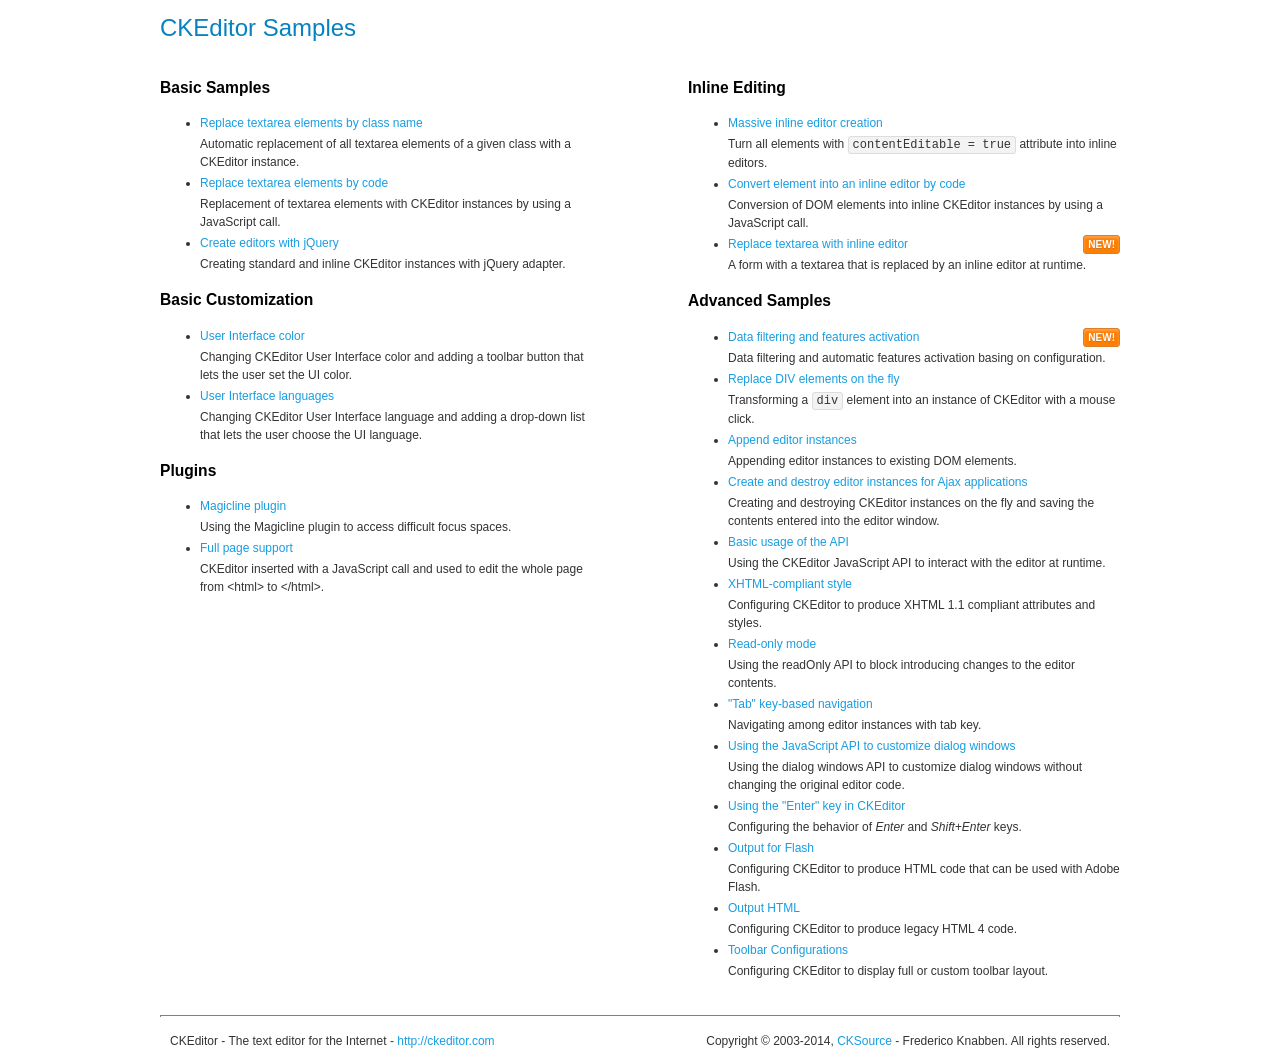
<file: customShiftSMC/scripts/ckeditor/samples/index.html>
<!DOCTYPE html>
<!--
Copyright (c) 2003-2014, CKSource - Frederico Knabben. All rights reserved.
For licensing, see LICENSE.md or http://ckeditor.com/license
-->
<html>
<head>
	<meta charset="utf-8">
	<title>CKEditor Samples</title>
	<link rel="stylesheet" href="sample.css">
</head>
<body>
	<h1 class="samples">
		CKEditor Samples
	</h1>
	<div class="twoColumns">
		<div class="twoColumnsLeft">
			<h2 class="samples">
				Basic Samples
			</h2>
			<dl class="samples">
				<dt><a class="samples" href="replacebyclass.html">Replace textarea elements by class name</a></dt>
				<dd>Automatic replacement of all textarea elements of a given class with a CKEditor instance.</dd>

				<dt><a class="samples" href="replacebycode.html">Replace textarea elements by code</a></dt>
				<dd>Replacement of textarea elements with CKEditor instances by using a JavaScript call.</dd>

				<dt><a class="samples" href="jquery.html">Create editors with jQuery</a></dt>
				<dd>Creating standard and inline CKEditor instances with jQuery adapter.</dd>
			</dl>

			<h2 class="samples">
				Basic Customization
			</h2>
			<dl class="samples">
				<dt><a class="samples" href="uicolor.html">User Interface color</a></dt>
				<dd>Changing CKEditor User Interface color and adding a toolbar button that lets the user set the UI color.</dd>

				<dt><a class="samples" href="uilanguages.html">User Interface languages</a></dt>
				<dd>Changing CKEditor User Interface language and adding a drop-down list that lets the user choose the UI language.</dd>
			</dl>


			<h2 class="samples">Plugins</h2>
<dl class="samples">
<dt><a class="samples" href="plugins/magicline/magicline.html">Magicline plugin</a></dt>
<dd>Using the Magicline plugin to access difficult focus spaces.</dd>

<dt><a class="samples" href="plugins/wysiwygarea/fullpage.html">Full page support</a></dt>
<dd>CKEditor inserted with a JavaScript call and used to edit the whole page from &lt;html&gt; to &lt;/html&gt;.</dd>
</dl>
		</div>
		<div class="twoColumnsRight">
			<h2 class="samples">
				Inline Editing
			</h2>
			<dl class="samples">
				<dt><a class="samples" href="inlineall.html">Massive inline editor creation</a></dt>
				<dd>Turn all elements with <code>contentEditable = true</code> attribute into inline editors.</dd>

				<dt><a class="samples" href="inlinebycode.html">Convert element into an inline editor by code</a></dt>
				<dd>Conversion of DOM elements into inline CKEditor instances by using a JavaScript call.</dd>

				<dt><a class="samples" href="inlinetextarea.html">Replace textarea with inline editor</a> <span class="new">New!</span></dt>
				<dd>A form with a textarea that is replaced by an inline editor at runtime.</dd>

				
			</dl>

			<h2 class="samples">
				Advanced Samples
			</h2>
			<dl class="samples">
				<dt><a class="samples" href="datafiltering.html">Data filtering and features activation</a> <span class="new">New!</span></dt>
				<dd>Data filtering and automatic features activation basing on configuration.</dd>

				<dt><a class="samples" href="divreplace.html">Replace DIV elements on the fly</a></dt>
				<dd>Transforming a <code>div</code> element into an instance of CKEditor with a mouse click.</dd>

				<dt><a class="samples" href="appendto.html">Append editor instances</a></dt>
				<dd>Appending editor instances to existing DOM elements.</dd>

				<dt><a class="samples" href="ajax.html">Create and destroy editor instances for Ajax applications</a></dt>
				<dd>Creating and destroying CKEditor instances on the fly and saving the contents entered into the editor window.</dd>

				<dt><a class="samples" href="api.html">Basic usage of the API</a></dt>
				<dd>Using the CKEditor JavaScript API to interact with the editor at runtime.</dd>

				<dt><a class="samples" href="xhtmlstyle.html">XHTML-compliant style</a></dt>
				<dd>Configuring CKEditor to produce XHTML 1.1 compliant attributes and styles.</dd>

				<dt><a class="samples" href="readonly.html">Read-only mode</a></dt>
				<dd>Using the readOnly API to block introducing changes to the editor contents.</dd>

				<dt><a class="samples" href="tabindex.html">"Tab" key-based navigation</a></dt>
				<dd>Navigating among editor instances with tab key.</dd>


				
<dt><a class="samples" href="plugins/dialog/dialog.html">Using the JavaScript API to customize dialog windows</a></dt>
<dd>Using the dialog windows API to customize dialog windows without changing the original editor code.</dd>

<dt><a class="samples" href="plugins/enterkey/enterkey.html">Using the &quot;Enter&quot; key in CKEditor</a></dt>
<dd>Configuring the behavior of <em>Enter</em> and <em>Shift+Enter</em> keys.</dd>

<dt><a class="samples" href="plugins/htmlwriter/outputforflash.html">Output for Flash</a></dt>
<dd>Configuring CKEditor to produce HTML code that can be used with Adobe Flash.</dd>

<dt><a class="samples" href="plugins/htmlwriter/outputhtml.html">Output HTML</a></dt>
<dd>Configuring CKEditor to produce legacy HTML 4 code.</dd>

<dt><a class="samples" href="plugins/toolbar/toolbar.html">Toolbar Configurations</a></dt>
<dd>Configuring CKEditor to display full or custom toolbar layout.</dd>

			</dl>
		</div>
	</div>
	<div id="footer">
		<hr>
		<p>
			CKEditor - The text editor for the Internet - <a class="samples" href="http://ckeditor.com/">http://ckeditor.com</a>
		</p>
		<p id="copy">
			Copyright &copy; 2003-2014, <a class="samples" href="http://cksource.com/">CKSource</a> - Frederico Knabben. All rights reserved.
		</p>
	</div>
</body>
</html>
</file>
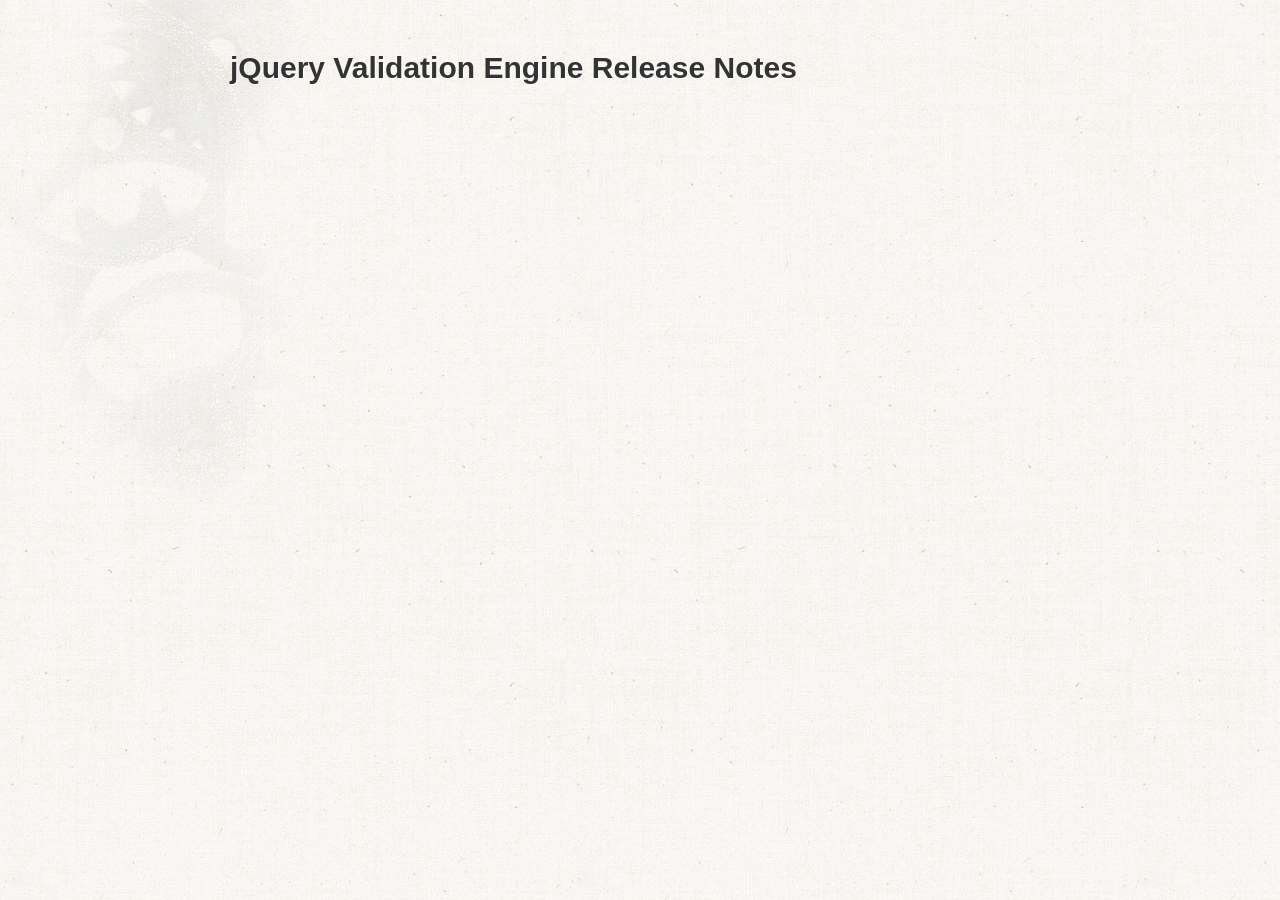
<file: customShiftSMC/extensions/jquery-form-validation-engine/releases.html>
<!doctype html>
<!--[if lt IE 7]> <html class="no-js ie6 oldie" lang="en"> <![endif]-->
<!--[if IE 7]>    <html class="no-js ie7 oldie" lang="en"> <![endif]-->
<!--[if IE 8]>    <html class="no-js ie8 oldie" lang="en"> <![endif]-->
<!--[if gt IE 8]><!--> <html class="no-js" lang="en"> <!--<![endif]-->
<head>
	<meta charset="utf-8">
	<meta http-equiv="X-UA-Compatible" content="IE=edge,chrome=1">
	<link rel="shortcut icon" type="image/x-icon" href="/favicon.ico" />
	<link rel="icon" type="image/x-icon" href="/favicon.ico" />
	<title>Release Notes</title>

	<link href="css/style.css" rel="stylesheet">
	<link rel="stylesheet" href="css/releasenotes.plugin.css">


	<script src="js/libs/jquery-1.7.1.min.js"></script>
	<script src="js/libs/marked.js"></script>
	<script src="js/releasenotes.js"></script>
	<script>
		$(document).ready(function() {
			$("#releaseNotesContainer").releaseNotes({
				milestonesShown			: 10,
				// If you want to show private repo
				// You need to add repo credentials in api.php
				phpApi 				: false,
					phpApiPath		: '/',
				showDescription 			: true,
				showComments 			: true,
				// Used if phpAPI is false
	     			repo		            		: 'jQuery-Validation-Engine',
	     			username       			: 'posabsolute'
			});
		});
	</script>
</head>
<body>
<div id="websiteContainer">
	<div class="containerRelease">
		<h1>jQuery Validation Engine Release Notes</h1>

		<div id="releaseNotesContainer" role="main"></div>

	</div>
</div>
</body>
</html>
</file>
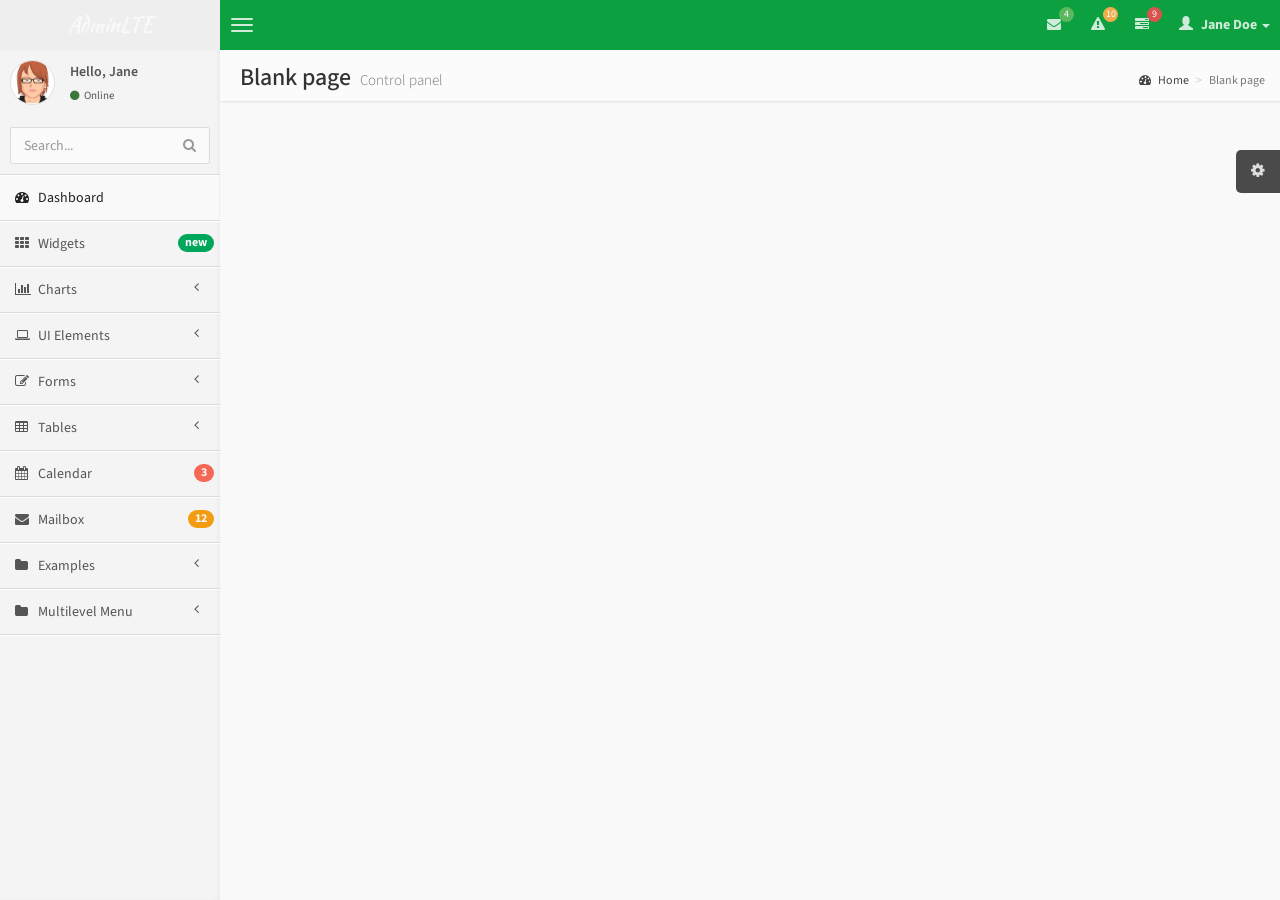
<file: customShiftSMC/extensions/admin-lte/pages/empty.html>
<!DOCTYPE html>
<html>
    <head>
        <meta charset="UTF-8">
        <title>AdminLTE | Dashboard</title>
        <meta content='width=device-width, initial-scale=1, maximum-scale=1, user-scalable=no' name='viewport'>
        <link href="//maxcdn.bootstrapcdn.com/bootstrap/3.2.0/css/bootstrap.min.css" rel="stylesheet" type="text/css" />
        <link href="//cdnjs.cloudflare.com/ajax/libs/font-awesome/4.1.0/css/font-awesome.min.css" rel="stylesheet" type="text/css" />
        <!-- Ionicons -->
        <link href="//code.ionicframework.com/ionicons/1.5.2/css/ionicons.min.css" rel="stylesheet" type="text/css" />
        <!-- Theme style -->
        <link href="../css/AdminLTE.css" rel="stylesheet" type="text/css" />

        <!-- HTML5 Shim and Respond.js IE8 support of HTML5 elements and media queries -->
        <!-- WARNING: Respond.js doesn't work if you view the page via file:// -->
        <!--[if lt IE 9]>
          <script src="https://oss.maxcdn.com/libs/html5shiv/3.7.0/html5shiv.js"></script>
          <script src="https://oss.maxcdn.com/libs/respond.js/1.3.0/respond.min.js"></script>
        <![endif]-->
    </head>
    <body class="skin-blue">
        <!-- header logo: style can be found in header.less -->
        <header class="header">
            <a href="../index.html" class="logo">
                <!-- Add the class icon to your logo image or logo icon to add the margining -->
                AdminLTE
            </a>
            <!-- Header Navbar: style can be found in header.less -->
            <nav class="navbar navbar-static-top" role="navigation">
                <!-- Sidebar toggle button-->
                <a href="#" class="navbar-btn sidebar-toggle" data-toggle="offcanvas" role="button">
                    <span class="sr-only">Toggle navigation</span>
                    <span class="icon-bar"></span>
                    <span class="icon-bar"></span>
                    <span class="icon-bar"></span>
                </a>
                <div class="navbar-right">
                    <ul class="nav navbar-nav">
                        <!-- Messages: style can be found in dropdown.less-->
                        <li class="dropdown messages-menu">
                            <a href="#" class="dropdown-toggle" data-toggle="dropdown">
                                <i class="fa fa-envelope"></i>
                                <span class="label label-success">4</span>
                            </a>
                            <ul class="dropdown-menu">
                                <li class="header">You have 4 messages</li>
                                <li>
                                    <!-- inner menu: contains the actual data -->
                                    <ul class="menu">
                                        <li><!-- start message -->
                                            <a href="#">
                                                <div class="pull-left">
                                                    <img src="../img/avatar3.png" class="img-circle" alt="User Image"/>
                                                </div>
                                                <h4>
                                                    Support Team
                                                    <small><i class="fa fa-clock-o"></i> 5 mins</small>
                                                </h4>
                                                <p>Why not buy a new awesome theme?</p>
                                            </a>
                                        </li><!-- end message -->
                                        <li>
                                            <a href="#">
                                                <div class="pull-left">
                                                    <img src="../img/avatar2.png" class="img-circle" alt="user image"/>
                                                </div>
                                                <h4>
                                                    AdminLTE Design Team
                                                    <small><i class="fa fa-clock-o"></i> 2 hours</small>
                                                </h4>
                                                <p>Why not buy a new awesome theme?</p>
                                            </a>
                                        </li>
                                        <li>
                                            <a href="#">
                                                <div class="pull-left">
                                                    <img src="../img/avatar.png" class="img-circle" alt="user image"/>
                                                </div>
                                                <h4>
                                                    Developers
                                                    <small><i class="fa fa-clock-o"></i> Today</small>
                                                </h4>
                                                <p>Why not buy a new awesome theme?</p>
                                            </a>
                                        </li>
                                        <li>
                                            <a href="#">
                                                <div class="pull-left">
                                                    <img src="../img/avatar2.png" class="img-circle" alt="user image"/>
                                                </div>
                                                <h4>
                                                    Sales Department
                                                    <small><i class="fa fa-clock-o"></i> Yesterday</small>
                                                </h4>
                                                <p>Why not buy a new awesome theme?</p>
                                            </a>
                                        </li>
                                        <li>
                                            <a href="#">
                                                <div class="pull-left">
                                                    <img src="../img/avatar.png" class="img-circle" alt="user image"/>
                                                </div>
                                                <h4>
                                                    Reviewers
                                                    <small><i class="fa fa-clock-o"></i> 2 days</small>
                                                </h4>
                                                <p>Why not buy a new awesome theme?</p>
                                            </a>
                                        </li>
                                    </ul>
                                </li>
                                <li class="footer"><a href="#">See All Messages</a></li>
                            </ul>
                        </li>
                        <!-- Notifications: style can be found in dropdown.less -->
                        <li class="dropdown notifications-menu">
                            <a href="#" class="dropdown-toggle" data-toggle="dropdown">
                                <i class="fa fa-warning"></i>
                                <span class="label label-warning">10</span>
                            </a>
                            <ul class="dropdown-menu">
                                <li class="header">You have 10 notifications</li>
                                <li>
                                    <!-- inner menu: contains the actual data -->
                                    <ul class="menu">
                                        <li>
                                            <a href="#">
                                                <i class="ion ion-ios7-people info"></i> 5 new members joined today
                                            </a>
                                        </li>
                                        <li>
                                            <a href="#">
                                                <i class="fa fa-warning danger"></i> Very long description here that may not fit into the page and may cause design problems
                                            </a>
                                        </li>
                                        <li>
                                            <a href="#">
                                                <i class="fa fa-users warning"></i> 5 new members joined
                                            </a>
                                        </li>

                                        <li>
                                            <a href="#">
                                                <i class="ion ion-ios7-cart success"></i> 25 sales made
                                            </a>
                                        </li>
                                        <li>
                                            <a href="#">
                                                <i class="ion ion-ios7-person danger"></i> You changed your username
                                            </a>
                                        </li>
                                    </ul>
                                </li>
                                <li class="footer"><a href="#">View all</a></li>
                            </ul>
                        </li>
                        <!-- Tasks: style can be found in dropdown.less -->
                        <li class="dropdown tasks-menu">
                            <a href="#" class="dropdown-toggle" data-toggle="dropdown">
                                <i class="fa fa-tasks"></i>
                                <span class="label label-danger">9</span>
                            </a>
                            <ul class="dropdown-menu">
                                <li class="header">You have 9 tasks</li>
                                <li>
                                    <!-- inner menu: contains the actual data -->
                                    <ul class="menu">
                                        <li><!-- Task item -->
                                            <a href="#">
                                                <h3>
                                                    Design some buttons
                                                    <small class="pull-right">20%</small>
                                                </h3>
                                                <div class="progress xs">
                                                    <div class="progress-bar progress-bar-aqua" style="width: 20%" role="progressbar" aria-valuenow="20" aria-valuemin="0" aria-valuemax="100">
                                                        <span class="sr-only">20% Complete</span>
                                                    </div>
                                                </div>
                                            </a>
                                        </li><!-- end task item -->
                                        <li><!-- Task item -->
                                            <a href="#">
                                                <h3>
                                                    Create a nice theme
                                                    <small class="pull-right">40%</small>
                                                </h3>
                                                <div class="progress xs">
                                                    <div class="progress-bar progress-bar-green" style="width: 40%" role="progressbar" aria-valuenow="20" aria-valuemin="0" aria-valuemax="100">
                                                        <span class="sr-only">40% Complete</span>
                                                    </div>
                                                </div>
                                            </a>
                                        </li><!-- end task item -->
                                        <li><!-- Task item -->
                                            <a href="#">
                                                <h3>
                                                    Some task I need to do
                                                    <small class="pull-right">60%</small>
                                                </h3>
                                                <div class="progress xs">
                                                    <div class="progress-bar progress-bar-red" style="width: 60%" role="progressbar" aria-valuenow="20" aria-valuemin="0" aria-valuemax="100">
                                                        <span class="sr-only">60% Complete</span>
                                                    </div>
                                                </div>
                                            </a>
                                        </li><!-- end task item -->
                                        <li><!-- Task item -->
                                            <a href="#">
                                                <h3>
                                                    Make beautiful transitions
                                                    <small class="pull-right">80%</small>
                                                </h3>
                                                <div class="progress xs">
                                                    <div class="progress-bar progress-bar-yellow" style="width: 80%" role="progressbar" aria-valuenow="20" aria-valuemin="0" aria-valuemax="100">
                                                        <span class="sr-only">80% Complete</span>
                                                    </div>
                                                </div>
                                            </a>
                                        </li><!-- end task item -->
                                    </ul>
                                </li>
                                <li class="footer">
                                    <a href="#">View all tasks</a>
                                </li>
                            </ul>
                        </li>
                        <!-- User Account: style can be found in dropdown.less -->
                        <li class="dropdown user user-menu">
                            <a href="#" class="dropdown-toggle" data-toggle="dropdown">
                                <i class="glyphicon glyphicon-user"></i>
                                <span>Jane Doe <i class="caret"></i></span>
                            </a>
                            <ul class="dropdown-menu">
                                <!-- User image -->
                                <li class="user-header bg-light-blue">
                                    <img src="../img/avatar3.png" class="img-circle" alt="User Image" />
                                    <p>
                                        Jane Doe - Web Developer
                                        <small>Member since Nov. 2012</small>
                                    </p>
                                </li>
                                <!-- Menu Body -->
                                <li class="user-body">
                                    <div class="col-xs-4 text-center">
                                        <a href="#">Followers</a>
                                    </div>
                                    <div class="col-xs-4 text-center">
                                        <a href="#">Sales</a>
                                    </div>
                                    <div class="col-xs-4 text-center">
                                        <a href="#">Friends</a>
                                    </div>
                                </li>
                                <!-- Menu Footer-->
                                <li class="user-footer">
                                    <div class="pull-left">
                                        <a href="#" class="btn btn-default btn-flat">Profile</a>
                                    </div>
                                    <div class="pull-right">
                                        <a href="#" class="btn btn-default btn-flat">Sign out</a>
                                    </div>
                                </li>
                            </ul>
                        </li>
                    </ul>
                </div>
            </nav>
        </header>
        <div class="wrapper row-offcanvas row-offcanvas-left">
            <!-- Left side column. contains the logo and sidebar -->
            <aside class="left-side sidebar-offcanvas">
                <!-- sidebar: style can be found in sidebar.less -->
                <section class="sidebar">
                    <!-- Sidebar user panel -->
                    <div class="user-panel">
                        <div class="pull-left image">
                            <img src="../img/avatar3.png" class="img-circle" alt="User Image" />
                        </div>
                        <div class="pull-left info">
                            <p>Hello, Jane</p>

                            <a href="#"><i class="fa fa-circle text-success"></i> Online</a>
                        </div>
                    </div>
                    <!-- search form -->
                    <form action="#" method="get" class="sidebar-form">
                        <div class="input-group">
                            <input type="text" name="q" class="form-control" placeholder="Search..."/>
                            <span class="input-group-btn">
                                <button type='submit' name='seach' id='search-btn' class="btn btn-flat"><i class="fa fa-search"></i></button>
                            </span>
                        </div>
                    </form>
                    <!-- /.search form -->
                    <!-- sidebar menu: : style can be found in sidebar.less -->
                    <ul class="sidebar-menu">
                        <li class="active">
                            <a href="../index.html">
                                <i class="fa fa-dashboard"></i> <span>Dashboard</span>
                            </a>
                        </li>
                        <li>
                            <a href="widgets.html">
                                <i class="fa fa-th"></i> <span>Widgets</span> <small class="badge pull-right bg-green">new</small>
                            </a>
                        </li>
                        <li class="treeview">
                            <a href="#">
                                <i class="fa fa-bar-chart-o"></i>
                                <span>Charts</span>
                                <i class="fa fa-angle-left pull-right"></i>
                            </a>
                            <ul class="treeview-menu">
                                <li><a href="charts/morris.html"><i class="fa fa-angle-double-right"></i> Morris</a></li>
                                <li><a href="charts/flot.html"><i class="fa fa-angle-double-right"></i> Flot</a></li>
                                <li><a href="charts/inline.html"><i class="fa fa-angle-double-right"></i> Inline charts</a></li>
                            </ul>
                        </li>
                        <li class="treeview">
                            <a href="#">
                                <i class="fa fa-laptop"></i>
                                <span>UI Elements</span>
                                <i class="fa fa-angle-left pull-right"></i>
                            </a>
                            <ul class="treeview-menu">
                                <li><a href="UI/general.html"><i class="fa fa-angle-double-right"></i> General</a></li>
                                <li><a href="UI/icons.html"><i class="fa fa-angle-double-right"></i> Icons</a></li>
                                <li><a href="UI/buttons.html"><i class="fa fa-angle-double-right"></i> Buttons</a></li>
                                <li><a href="UI/sliders.html"><i class="fa fa-angle-double-right"></i> Sliders</a></li>
                                <li><a href="UI/timeline.html"><i class="fa fa-angle-double-right"></i> Timeline</a></li>
                            </ul>
                        </li>
                        <li class="treeview">
                            <a href="#">
                                <i class="fa fa-edit"></i> <span>Forms</span>
                                <i class="fa fa-angle-left pull-right"></i>
                            </a>
                            <ul class="treeview-menu">
                                <li><a href="forms/general.html"><i class="fa fa-angle-double-right"></i> General Elements</a></li>
                                <li><a href="forms/advanced.html"><i class="fa fa-angle-double-right"></i> Advanced Elements</a></li>
                                <li><a href="forms/editors.html"><i class="fa fa-angle-double-right"></i> Editors</a></li>
                            </ul>
                        </li>
                        <li class="treeview">
                            <a href="#">
                                <i class="fa fa-table"></i> <span>Tables</span>
                                <i class="fa fa-angle-left pull-right"></i>
                            </a>
                            <ul class="treeview-menu">
                                <li><a href="tables/simple.html"><i class="fa fa-angle-double-right"></i> Simple tables</a></li>
                                <li><a href="tables/data.html"><i class="fa fa-angle-double-right"></i> Data tables</a></li>
                            </ul>
                        </li>
                        <li>
                            <a href="calendar.html">
                                <i class="fa fa-calendar"></i> <span>Calendar</span>
                                <small class="badge pull-right bg-red">3</small>
                            </a>
                        </li>
                        <li>
                            <a href="mailbox.html">
                                <i class="fa fa-envelope"></i> <span>Mailbox</span>
                                <small class="badge pull-right bg-yellow">12</small>
                            </a>
                        </li>
                        <li class="treeview">
                            <a href="#">
                                <i class="fa fa-folder"></i> <span>Examples</span>
                                <i class="fa fa-angle-left pull-right"></i>
                            </a>
                            <ul class="treeview-menu">
                                <li><a href="examples/invoice.html"><i class="fa fa-angle-double-right"></i> Invoice</a></li>
                                <li><a href="examples/login.html"><i class="fa fa-angle-double-right"></i> Login</a></li>
                                <li><a href="examples/register.html"><i class="fa fa-angle-double-right"></i> Register</a></li>
                                <li><a href="examples/lockscreen.html"><i class="fa fa-angle-double-right"></i> Lockscreen</a></li>
                                <li><a href="examples/404.html"><i class="fa fa-angle-double-right"></i> 404 Error</a></li>
                                <li><a href="examples/500.html"><i class="fa fa-angle-double-right"></i> 500 Error</a></li>
                                <li><a href="examples/blank.html"><i class="fa fa-angle-double-right"></i> Blank Page</a></li>
                            </ul>
                        </li>
                        <li class="treeview">
                            <a href="#">
                                <i class="fa fa-folder"></i>  Multilevel Menu
                                <i class="fa fa-angle-left pull-right"></i>
                            </a>

                            <ul class="treeview-menu">
                                <li class="treeview">
                                    <a href="#">
                                        First level
                                        <i class="fa fa-angle-left pull-right"></i>
                                    </a>

                                    <ul class="treeview-menu">
                                        <li class="treeview">
                                            <a href="#">
                                                Second level
                                                <i class="fa fa-angle-left pull-right"></i>
                                            </a>

                                            <ul class="treeview-menu">
                                                <li>
                                                    <a href="#">Third level</a>
                                                </li>
                                            </ul>
                                        </li>
                                    </ul>
                                </li>
                            </ul>
                        </li>
                    </ul>
                </section>
                <!-- /.sidebar -->
            </aside>

            <!-- Right side column. Contains the navbar and content of the page -->
            <aside class="right-side">
                <!-- Content Header (Page header) -->
                <section class="content-header">
                    <h1>
                        Blank page
                        <small>Control panel</small>
                    </h1>
                    <ol class="breadcrumb">
                        <li><a href="#"><i class="fa fa-dashboard"></i> Home</a></li>
                        <li class="active">Blank page</li>
                    </ol>
                </section>

                <!-- Main content -->
                <section class="content">


                </section><!-- /.content -->
            </aside><!-- /.right-side -->
        </div><!-- ./wrapper -->

        <script src="//ajax.googleapis.com/ajax/libs/jquery/2.1.1/jquery.min.js"></script>
        <script src="//maxcdn.bootstrapcdn.com/bootstrap/3.2.0/js/bootstrap.min.js" type="text/javascript"></script>
        <!-- AdminLTE App -->
        <script src="../js/AdminLTE/app.js" type="text/javascript"></script>
        <!-- AdminLTE for demo purposes -->
        <script src="../js/AdminLTE/demo.js" type="text/javascript"></script>
    </body>
</html>
</file>
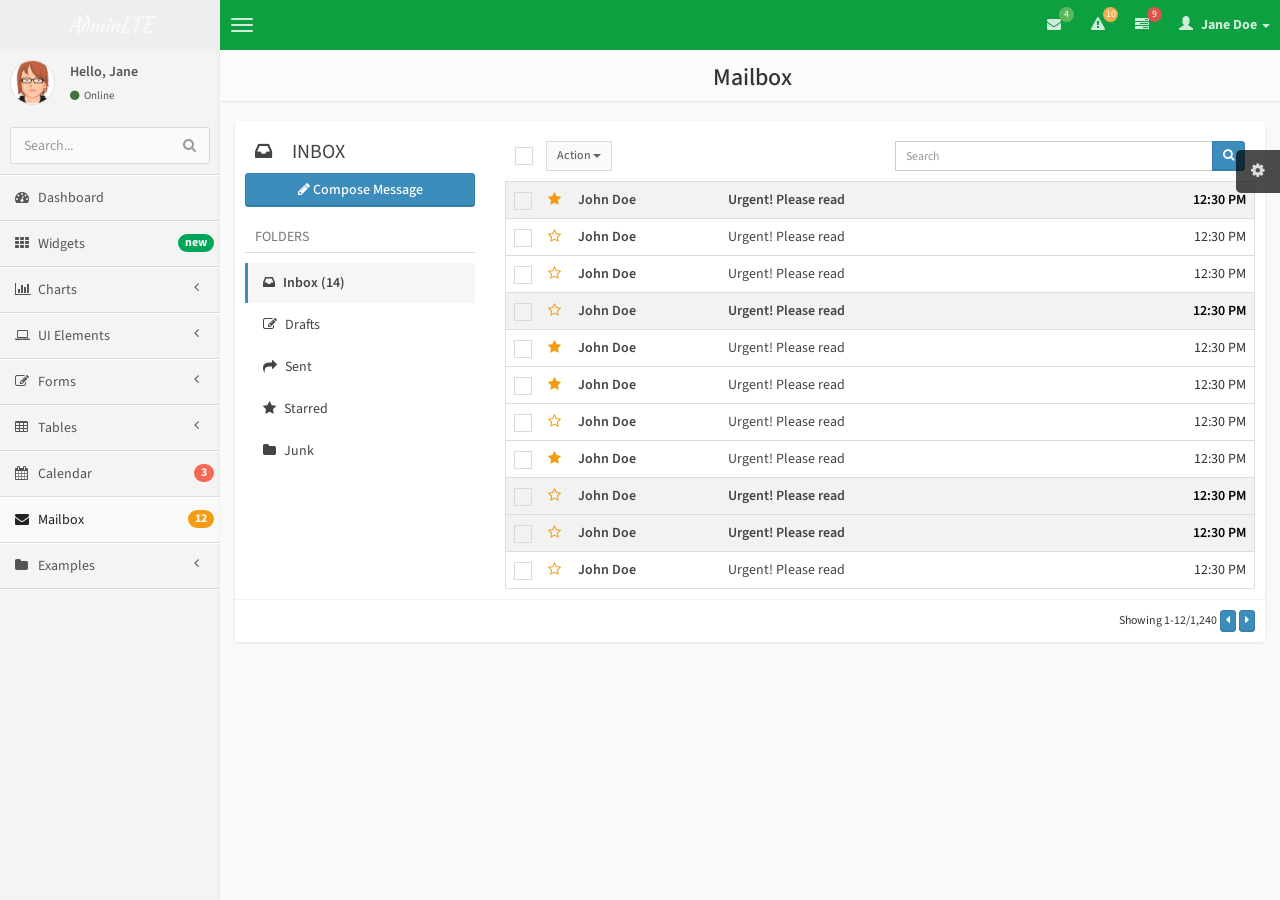
<file: customShiftSMC/extensions/admin-lte/pages/mailbox.html>
<!DOCTYPE html>
<html>
    <head>
        <meta charset="UTF-8">
        <title>AdminLTE | Mailbox</title>
        <meta content='width=device-width, initial-scale=1, maximum-scale=1, user-scalable=no' name='viewport'>
        <link href="//maxcdn.bootstrapcdn.com/bootstrap/3.2.0/css/bootstrap.min.css" rel="stylesheet" type="text/css" />
        <link href="//cdnjs.cloudflare.com/ajax/libs/font-awesome/4.1.0/css/font-awesome.min.css" rel="stylesheet" type="text/css" />
        <!-- Ionicons -->
        <link href="//code.ionicframework.com/ionicons/1.5.2/css/ionicons.min.css" rel="stylesheet" type="text/css" />
        <!-- bootstrap wysihtml5 - text editor -->
        <link href="../css/bootstrap-wysihtml5/bootstrap3-wysihtml5.min.css" rel="stylesheet" type="text/css" />
        <!-- iCheck for checkboxes and radio inputs -->
        <link href="../css/iCheck/minimal/blue.css" rel="stylesheet" type="text/css" />
        <!-- Theme style -->
        <link href="../css/AdminLTE.css" rel="stylesheet" type="text/css" />

        <!-- HTML5 Shim and Respond.js IE8 support of HTML5 elements and media queries -->
        <!-- WARNING: Respond.js doesn't work if you view the page via file:// -->
        <!--[if lt IE 9]>
          <script src="https://oss.maxcdn.com/libs/html5shiv/3.7.0/html5shiv.js"></script>
          <script src="https://oss.maxcdn.com/libs/respond.js/1.3.0/respond.min.js"></script>
        <![endif]-->
    </head>
    <body class="skin-blue">
        <!-- header logo: style can be found in header.less -->
        <header class="header">
            <a href="../index.html" class="logo">
                <!-- Add the class icon to your logo image or logo icon to add the margining -->
                AdminLTE
            </a>
            <!-- Header Navbar: style can be found in header.less -->
            <nav class="navbar navbar-static-top" role="navigation">
                <!-- Sidebar toggle button-->
                <a href="#" class="navbar-btn sidebar-toggle" data-toggle="offcanvas" role="button">
                    <span class="sr-only">Toggle navigation</span>
                    <span class="icon-bar"></span>
                    <span class="icon-bar"></span>
                    <span class="icon-bar"></span>
                </a>
                <div class="navbar-right">
                    <ul class="nav navbar-nav">
                        <!-- Messages: style can be found in dropdown.less-->
                        <li class="dropdown messages-menu">
                            <a href="#" class="dropdown-toggle" data-toggle="dropdown">
                                <i class="fa fa-envelope"></i>
                                <span class="label label-success">4</span>
                            </a>
                            <ul class="dropdown-menu">
                                <li class="header">You have 4 messages</li>
                                <li>
                                    <!-- inner menu: contains the actual data -->
                                    <ul class="menu">
                                        <li><!-- start message -->
                                            <a href="#">
                                                <div class="pull-left">
                                                    <img src="../img/avatar3.png" class="img-circle" alt="User Image"/>
                                                </div>
                                                <h4>
                                                    Support Team
                                                    <small><i class="fa fa-clock-o"></i> 5 mins</small>
                                                </h4>
                                                <p>Why not buy a new awesome theme?</p>
                                            </a>
                                        </li><!-- end message -->
                                        <li>
                                            <a href="#">
                                                <div class="pull-left">
                                                    <img src="../img/avatar2.png" class="img-circle" alt="user image"/>
                                                </div>
                                                <h4>
                                                    AdminLTE Design Team
                                                    <small><i class="fa fa-clock-o"></i> 2 hours</small>
                                                </h4>
                                                <p>Why not buy a new awesome theme?</p>
                                            </a>
                                        </li>
                                        <li>
                                            <a href="#">
                                                <div class="pull-left">
                                                    <img src="../img/avatar.png" class="img-circle" alt="user image"/>
                                                </div>
                                                <h4>
                                                    Developers
                                                    <small><i class="fa fa-clock-o"></i> Today</small>
                                                </h4>
                                                <p>Why not buy a new awesome theme?</p>
                                            </a>
                                        </li>
                                        <li>
                                            <a href="#">
                                                <div class="pull-left">
                                                    <img src="../img/avatar2.png" class="img-circle" alt="user image"/>
                                                </div>
                                                <h4>
                                                    Sales Department
                                                    <small><i class="fa fa-clock-o"></i> Yesterday</small>
                                                </h4>
                                                <p>Why not buy a new awesome theme?</p>
                                            </a>
                                        </li>
                                        <li>
                                            <a href="#">
                                                <div class="pull-left">
                                                    <img src="../img/avatar.png" class="img-circle" alt="user image"/>
                                                </div>
                                                <h4>
                                                    Reviewers
                                                    <small><i class="fa fa-clock-o"></i> 2 days</small>
                                                </h4>
                                                <p>Why not buy a new awesome theme?</p>
                                            </a>
                                        </li>
                                    </ul>
                                </li>
                                <li class="footer"><a href="#">See All Messages</a></li>
                            </ul>
                        </li>
                        <!-- Notifications: style can be found in dropdown.less -->
                        <li class="dropdown notifications-menu">
                            <a href="#" class="dropdown-toggle" data-toggle="dropdown">
                                <i class="fa fa-warning"></i>
                                <span class="label label-warning">10</span>
                            </a>
                            <ul class="dropdown-menu">
                                <li class="header">You have 10 notifications</li>
                                <li>
                                    <!-- inner menu: contains the actual data -->
                                    <ul class="menu">
                                        <li>
                                            <a href="#">
                                                <i class="ion ion-ios7-people info"></i> 5 new members joined today
                                            </a>
                                        </li>
                                        <li>
                                            <a href="#">
                                                <i class="fa fa-warning danger"></i> Very long description here that may not fit into the page and may cause design problems
                                            </a>
                                        </li>
                                        <li>
                                            <a href="#">
                                                <i class="fa fa-users warning"></i> 5 new members joined
                                            </a>
                                        </li>

                                        <li>
                                            <a href="#">
                                                <i class="ion ion-ios7-cart success"></i> 25 sales made
                                            </a>
                                        </li>
                                        <li>
                                            <a href="#">
                                                <i class="ion ion-ios7-person danger"></i> You changed your username
                                            </a>
                                        </li>
                                    </ul>
                                </li>
                                <li class="footer"><a href="#">View all</a></li>
                            </ul>
                        </li>
                        <!-- Tasks: style can be found in dropdown.less -->
                        <li class="dropdown tasks-menu">
                            <a href="#" class="dropdown-toggle" data-toggle="dropdown">
                                <i class="fa fa-tasks"></i>
                                <span class="label label-danger">9</span>
                            </a>
                            <ul class="dropdown-menu">
                                <li class="header">You have 9 tasks</li>
                                <li>
                                    <!-- inner menu: contains the actual data -->
                                    <ul class="menu">
                                        <li><!-- Task item -->
                                            <a href="#">
                                                <h3>
                                                    Design some buttons
                                                    <small class="pull-right">20%</small>
                                                </h3>
                                                <div class="progress xs">
                                                    <div class="progress-bar progress-bar-aqua" style="width: 20%" role="progressbar" aria-valuenow="20" aria-valuemin="0" aria-valuemax="100">
                                                        <span class="sr-only">20% Complete</span>
                                                    </div>
                                                </div>
                                            </a>
                                        </li><!-- end task item -->
                                        <li><!-- Task item -->
                                            <a href="#">
                                                <h3>
                                                    Create a nice theme
                                                    <small class="pull-right">40%</small>
                                                </h3>
                                                <div class="progress xs">
                                                    <div class="progress-bar progress-bar-green" style="width: 40%" role="progressbar" aria-valuenow="20" aria-valuemin="0" aria-valuemax="100">
                                                        <span class="sr-only">40% Complete</span>
                                                    </div>
                                                </div>
                                            </a>
                                        </li><!-- end task item -->
                                        <li><!-- Task item -->
                                            <a href="#">
                                                <h3>
                                                    Some task I need to do
                                                    <small class="pull-right">60%</small>
                                                </h3>
                                                <div class="progress xs">
                                                    <div class="progress-bar progress-bar-red" style="width: 60%" role="progressbar" aria-valuenow="20" aria-valuemin="0" aria-valuemax="100">
                                                        <span class="sr-only">60% Complete</span>
                                                    </div>
                                                </div>
                                            </a>
                                        </li><!-- end task item -->
                                        <li><!-- Task item -->
                                            <a href="#">
                                                <h3>
                                                    Make beautiful transitions
                                                    <small class="pull-right">80%</small>
                                                </h3>
                                                <div class="progress xs">
                                                    <div class="progress-bar progress-bar-yellow" style="width: 80%" role="progressbar" aria-valuenow="20" aria-valuemin="0" aria-valuemax="100">
                                                        <span class="sr-only">80% Complete</span>
                                                    </div>
                                                </div>
                                            </a>
                                        </li><!-- end task item -->
                                    </ul>
                                </li>
                                <li class="footer">
                                    <a href="#">View all tasks</a>
                                </li>
                            </ul>
                        </li>
                        <!-- User Account: style can be found in dropdown.less -->
                        <li class="dropdown user user-menu">
                            <a href="#" class="dropdown-toggle" data-toggle="dropdown">
                                <i class="glyphicon glyphicon-user"></i>
                                <span>Jane Doe <i class="caret"></i></span>
                            </a>
                            <ul class="dropdown-menu">
                                <!-- User image -->
                                <li class="user-header bg-light-blue">
                                    <img src="../img/avatar3.png" class="img-circle" alt="User Image" />
                                    <p>
                                        Jane Doe - Web Developer
                                        <small>Member since Nov. 2012</small>
                                    </p>
                                </li>
                                <!-- Menu Body -->
                                <li class="user-body">
                                    <div class="col-xs-4 text-center">
                                        <a href="#">Followers</a>
                                    </div>
                                    <div class="col-xs-4 text-center">
                                        <a href="#">Sales</a>
                                    </div>
                                    <div class="col-xs-4 text-center">
                                        <a href="#">Friends</a>
                                    </div>
                                </li>
                                <!-- Menu Footer-->
                                <li class="user-footer">
                                    <div class="pull-left">
                                        <a href="#" class="btn btn-default btn-flat">Profile</a>
                                    </div>
                                    <div class="pull-right">
                                        <a href="#" class="btn btn-default btn-flat">Sign out</a>
                                    </div>
                                </li>
                            </ul>
                        </li>
                    </ul>
                </div>
            </nav>
        </header>
        <div class="wrapper row-offcanvas row-offcanvas-left">
            <!-- Left side column. contains the logo and sidebar -->
            <aside class="left-side sidebar-offcanvas">
                <!-- sidebar: style can be found in sidebar.less -->
                <section class="sidebar">
                    <!-- Sidebar user panel -->
                    <div class="user-panel">
                        <div class="pull-left image">
                            <img src="../img/avatar3.png" class="img-circle" alt="User Image" />
                        </div>
                        <div class="pull-left info">
                            <p>Hello, Jane</p>

                            <a href="#"><i class="fa fa-circle text-success"></i> Online</a>
                        </div>
                    </div>
                    <!-- search form -->
                    <form action="#" method="get" class="sidebar-form">
                        <div class="input-group">
                            <input type="text" name="q" class="form-control" placeholder="Search..."/>
                            <span class="input-group-btn">
                                <button type='submit' name='seach' id='search-btn' class="btn btn-flat"><i class="fa fa-search"></i></button>
                            </span>
                        </div>
                    </form>
                    <!-- /.search form -->
                    <!-- sidebar menu: : style can be found in sidebar.less -->
                    <ul class="sidebar-menu">
                        <li>
                            <a href="../index.html">
                                <i class="fa fa-dashboard"></i> <span>Dashboard</span>
                            </a>
                        </li>
                        <li>
                            <a href="widgets.html">
                                <i class="fa fa-th"></i> <span>Widgets</span> <small class="badge pull-right bg-green">new</small>
                            </a>
                        </li>
                        <li class="treeview">
                            <a href="#">
                                <i class="fa fa-bar-chart-o"></i>
                                <span>Charts</span>
                                <i class="fa fa-angle-left pull-right"></i>
                            </a>
                            <ul class="treeview-menu">
                                <li><a href="charts/morris.html"><i class="fa fa-angle-double-right"></i> Morris</a></li>
                                <li><a href="charts/flot.html"><i class="fa fa-angle-double-right"></i> Flot</a></li>
                                <li><a href="charts/inline.html"><i class="fa fa-angle-double-right"></i> Inline charts</a></li>
                            </ul>
                        </li>
                        <li class="treeview">
                            <a href="#">
                                <i class="fa fa-laptop"></i>
                                <span>UI Elements</span>
                                <i class="fa fa-angle-left pull-right"></i>
                            </a>
                            <ul class="treeview-menu">
                                <li><a href="UI/general.html"><i class="fa fa-angle-double-right"></i> General</a></li>
                                <li><a href="UI/icons.html"><i class="fa fa-angle-double-right"></i> Icons</a></li>
                                <li><a href="UI/buttons.html"><i class="fa fa-angle-double-right"></i> Buttons</a></li>
                                <li><a href="UI/sliders.html"><i class="fa fa-angle-double-right"></i> Sliders</a></li>
                                <li><a href="UI/timeline.html"><i class="fa fa-angle-double-right"></i> Timeline</a></li>
                            </ul>
                        </li>
                        <li class="treeview">
                            <a href="#">
                                <i class="fa fa-edit"></i> <span>Forms</span>
                                <i class="fa fa-angle-left pull-right"></i>
                            </a>
                            <ul class="treeview-menu">
                                <li><a href="forms/general.html"><i class="fa fa-angle-double-right"></i> General Elements</a></li>
                                <li><a href="forms/advanced.html"><i class="fa fa-angle-double-right"></i> Advanced Elements</a></li>
                                <li><a href="forms/editors.html"><i class="fa fa-angle-double-right"></i> Editors</a></li>
                            </ul>
                        </li>
                        <li class="treeview">
                            <a href="#">
                                <i class="fa fa-table"></i> <span>Tables</span>
                                <i class="fa fa-angle-left pull-right"></i>
                            </a>
                            <ul class="treeview-menu">
                                <li><a href="tables/simple.html"><i class="fa fa-angle-double-right"></i> Simple tables</a></li>
                                <li><a href="tables/data.html"><i class="fa fa-angle-double-right"></i> Data tables</a></li>
                            </ul>
                        </li>
                        <li>
                            <a href="calendar.html">
                                <i class="fa fa-calendar"></i> <span>Calendar</span>
                                <small class="badge pull-right bg-red">3</small>
                            </a>
                        </li>
                        <li class="active">
                            <a href="mailbox.html">
                                <i class="fa fa-envelope"></i> <span>Mailbox</span>
                                <small class="badge pull-right bg-yellow">12</small>
                            </a>
                        </li>
                        <li class="treeview">
                            <a href="#">
                                <i class="fa fa-folder"></i> <span>Examples</span>
                                <i class="fa fa-angle-left pull-right"></i>
                            </a>
                            <ul class="treeview-menu">
                                <li><a href="examples/invoice.html"><i class="fa fa-angle-double-right"></i> Invoice</a></li>
                                <li><a href="examples/login.html"><i class="fa fa-angle-double-right"></i> Login</a></li>
                                <li><a href="examples/register.html"><i class="fa fa-angle-double-right"></i> Register</a></li>
                                <li><a href="examples/lockscreen.html"><i class="fa fa-angle-double-right"></i> Lockscreen</a></li>
                                <li><a href="examples/404.html"><i class="fa fa-angle-double-right"></i> 404 Error</a></li>
                                <li><a href="examples/500.html"><i class="fa fa-angle-double-right"></i> 500 Error</a></li>
                                <li><a href="examples/blank.html"><i class="fa fa-angle-double-right"></i> Blank Page</a></li>
                            </ul>
                        </li>
                    </ul>
                </section>
                <!-- /.sidebar -->
            </aside>

            <!-- Right side column. Contains the navbar and content of the page -->
            <aside class="right-side">
                <!-- Content Header (Page header) -->
                <section class="content-header no-margin">
                    <h1 class="text-center">
                        Mailbox
                    </h1>
                </section>

                <!-- Main content -->
                <section class="content">
                    <!-- MAILBOX BEGIN -->
                    <div class="mailbox row">
                        <div class="col-xs-12">
                            <div class="box box-solid">
                                <div class="box-body">
                                    <div class="row">
                                        <div class="col-md-3 col-sm-4">
                                            <!-- BOXES are complex enough to move the .box-header around.
                                                 This is an example of having the box header within the box body -->
                                            <div class="box-header">
                                                <i class="fa fa-inbox"></i>
                                                <h3 class="box-title">INBOX</h3>
                                            </div>
                                            <!-- compose message btn -->
                                            <a class="btn btn-block btn-primary" data-toggle="modal" data-target="#compose-modal"><i class="fa fa-pencil"></i> Compose Message</a>
                                            <!-- Navigation - folders-->
                                            <div style="margin-top: 15px;">
                                                <ul class="nav nav-pills nav-stacked">
                                                    <li class="header">Folders</li>
                                                    <li class="active"><a href="#"><i class="fa fa-inbox"></i> Inbox (14)</a></li>
                                                    <li><a href="#"><i class="fa fa-pencil-square-o"></i> Drafts</a></li>
                                                    <li><a href="#"><i class="fa fa-mail-forward"></i> Sent</a></li>
                                                    <li><a href="#"><i class="fa fa-star"></i> Starred</a></li>
                                                    <li><a href="#"><i class="fa fa-folder"></i> Junk</a></li>
                                                </ul>
                                            </div>
                                        </div><!-- /.col (LEFT) -->
                                        <div class="col-md-9 col-sm-8">
                                            <div class="row pad">
                                                <div class="col-sm-6">
                                                    <label style="margin-right: 10px;">
                                                        <input type="checkbox" id="check-all"/>
                                                    </label>
                                                    <!-- Action button -->
                                                    <div class="btn-group">
                                                        <button type="button" class="btn btn-default btn-sm btn-flat dropdown-toggle" data-toggle="dropdown">
                                                            Action <span class="caret"></span>
                                                        </button>
                                                        <ul class="dropdown-menu" role="menu">
                                                            <li><a href="#">Mark as read</a></li>
                                                            <li><a href="#">Mark as unread</a></li>
                                                            <li class="divider"></li>
                                                            <li><a href="#">Move to junk</a></li>
                                                            <li class="divider"></li>
                                                            <li><a href="#">Delete</a></li>
                                                        </ul>
                                                    </div>

                                                </div>
                                                <div class="col-sm-6 search-form">
                                                    <form action="#" class="text-right">
                                                        <div class="input-group">
                                                            <input type="text" class="form-control input-sm" placeholder="Search">
                                                            <div class="input-group-btn">
                                                                <button type="submit" name="q" class="btn btn-sm btn-primary"><i class="fa fa-search"></i></button>
                                                            </div>
                                                        </div>
                                                    </form>
                                                </div>
                                            </div><!-- /.row -->

                                            <div class="table-responsive">
                                                <!-- THE MESSAGES -->
                                                <table class="table table-mailbox">
                                                    <tr class="unread">
                                                        <td class="small-col"><input type="checkbox" /></td>
                                                        <td class="small-col"><i class="fa fa-star"></i></td>
                                                        <td class="name"><a href="#">John Doe</a></td>
                                                        <td class="subject"><a href="#">Urgent! Please read</a></td>
                                                        <td class="time">12:30 PM</td>
                                                    </tr>
                                                    <tr>
                                                        <td class="small-col"><input type="checkbox" /></td>
                                                        <td class="small-col"><i class="fa fa-star-o"></i></td>
                                                        <td class="name"><a href="#">John Doe</a></td>
                                                        <td class="subject"><a href="#">Urgent! Please read</a></td>
                                                        <td class="time">12:30 PM</td>
                                                    </tr>
                                                    <tr>
                                                        <td class="small-col"><input type="checkbox" /></td>
                                                        <td class="small-col"><i class="fa fa-star-o"></i></td>
                                                        <td class="name"><a href="#">John Doe</a></td>
                                                        <td class="subject"><a href="#">Urgent! Please read</a></td>
                                                        <td class="time">12:30 PM</td>
                                                    </tr>
                                                    <tr class="unread">
                                                        <td class="small-col"><input type="checkbox" /></td>
                                                        <td class="small-col"><i class="fa fa-star-o"></i></td>
                                                        <td class="name"><a href="#">John Doe</a></td>
                                                        <td class="subject"><a href="#">Urgent! Please read</a></td>
                                                        <td class="time">12:30 PM</td>
                                                    </tr>
                                                    <tr>
                                                        <td class="small-col"><input type="checkbox" /></td>
                                                        <td class="small-col"><i class="fa fa-star"></i></td>
                                                        <td class="name"><a href="#">John Doe</a></td>
                                                        <td class="subject"><a href="#">Urgent! Please read</a></td>
                                                        <td class="time">12:30 PM</td>
                                                    </tr>
                                                    <tr>
                                                        <td class="small-col"><input type="checkbox" /></td>
                                                        <td class="small-col"><i class="fa fa-star"></i></td>
                                                        <td class="name"><a href="#">John Doe</a></td>
                                                        <td class="subject"><a href="#">Urgent! Please read</a></td>
                                                        <td class="time">12:30 PM</td>
                                                    </tr>
                                                    <tr>
                                                        <td class="small-col"><input type="checkbox" /></td>
                                                        <td class="small-col"><i class="fa fa-star-o"></i></td>
                                                        <td class="name"><a href="#">John Doe</a></td>
                                                        <td class="subject"><a href="#">Urgent! Please read</a></td>
                                                        <td class="time">12:30 PM</td>
                                                    </tr>
                                                    <tr>
                                                        <td class="small-col"><input type="checkbox" /></td>
                                                        <td class="small-col"><i class="fa fa-star"></i></td>
                                                        <td class="name"><a href="#">John Doe</a></td>
                                                        <td class="subject"><a href="#">Urgent! Please read</a></td>
                                                        <td class="time">12:30 PM</td>
                                                    </tr>
                                                    <tr class="unread">
                                                        <td class="small-col"><input type="checkbox" /></td>
                                                        <td class="small-col"><i class="fa fa-star-o"></i></td>
                                                        <td class="name"><a href="#">John Doe</a></td>
                                                        <td class="subject"><a href="#">Urgent! Please read</a></td>
                                                        <td class="time">12:30 PM</td>
                                                    </tr>
                                                    <tr class="unread">
                                                        <td class="small-col"><input type="checkbox" /></td>
                                                        <td class="small-col"><i class="fa fa-star-o"></i></td>
                                                        <td class="name"><a href="#">John Doe</a></td>
                                                        <td class="subject"><a href="#">Urgent! Please read</a></td>
                                                        <td class="time">12:30 PM</td>
                                                    </tr>
                                                    <tr>
                                                        <td class="small-col"><input type="checkbox" /></td>
                                                        <td class="small-col"><i class="fa fa-star-o"></i></td>
                                                        <td class="name"><a href="#">John Doe</a></td>
                                                        <td class="subject"><a href="#">Urgent! Please read</a></td>
                                                        <td class="time">12:30 PM</td>
                                                    </tr>
                                                </table>
                                            </div><!-- /.table-responsive -->
                                        </div><!-- /.col (RIGHT) -->
                                    </div><!-- /.row -->
                                </div><!-- /.box-body -->
                                <div class="box-footer clearfix">
                                    <div class="pull-right">
                                        <small>Showing 1-12/1,240</small>
                                        <button class="btn btn-xs btn-primary"><i class="fa fa-caret-left"></i></button>
                                        <button class="btn btn-xs btn-primary"><i class="fa fa-caret-right"></i></button>
                                    </div>
                                </div><!-- box-footer -->
                            </div><!-- /.box -->
                        </div><!-- /.col (MAIN) -->
                    </div>
                    <!-- MAILBOX END -->

                </section><!-- /.content -->
            </aside><!-- /.right-side -->
        </div><!-- ./wrapper -->

        <!-- COMPOSE MESSAGE MODAL -->
        <div class="modal fade" id="compose-modal" tabindex="-1" role="dialog" aria-hidden="true">
            <div class="modal-dialog">
                <div class="modal-content">
                    <div class="modal-header">
                        <button type="button" class="close" data-dismiss="modal" aria-hidden="true">&times;</button>
                        <h4 class="modal-title"><i class="fa fa-envelope-o"></i> Compose New Message</h4>
                    </div>
                    <form action="#" method="post">
                        <div class="modal-body">
                            <div class="form-group">
                                <div class="input-group">
                                    <span class="input-group-addon">TO:</span>
                                    <input name="email_to" type="email" class="form-control" placeholder="Email TO">
                                </div>
                            </div>
                            <div class="form-group">
                                <div class="input-group">
                                    <span class="input-group-addon">CC:</span>
                                    <input name="email_to" type="email" class="form-control" placeholder="Email CC">
                                </div>
                            </div>
                            <div class="form-group">
                                <div class="input-group">
                                    <span class="input-group-addon">BCC:</span>
                                    <input name="email_to" type="email" class="form-control" placeholder="Email BCC">
                                </div>
                            </div>
                            <div class="form-group">
                                <textarea name="message" id="email_message" class="form-control" placeholder="Message" style="height: 120px;"></textarea>
                            </div>
                            <div class="form-group">
                                <div class="btn btn-success btn-file">
                                    <i class="fa fa-paperclip"></i> Attachment
                                    <input type="file" name="attachment"/>
                                </div>
                                <p class="help-block">Max. 32MB</p>
                            </div>

                        </div>
                        <div class="modal-footer clearfix">

                            <button type="button" class="btn btn-danger" data-dismiss="modal"><i class="fa fa-times"></i> Discard</button>

                            <button type="submit" class="btn btn-primary pull-left"><i class="fa fa-envelope"></i> Send Message</button>
                        </div>
                    </form>
                </div><!-- /.modal-content -->
            </div><!-- /.modal-dialog -->
        </div><!-- /.modal -->

        <script src="//ajax.googleapis.com/ajax/libs/jquery/2.1.1/jquery.min.js"></script>
        <script src="//maxcdn.bootstrapcdn.com/bootstrap/3.2.0/js/bootstrap.min.js" type="text/javascript"></script>
        <!-- AdminLTE App -->
        <script src="../js/AdminLTE/app.js" type="text/javascript"></script>
        <!-- AdminLTE for demo purposes -->
        <script src="../js/AdminLTE/demo.js" type="text/javascript"></script>        
        <!-- Bootstrap WYSIHTML5 -->
        <script src="../js/plugins/bootstrap-wysihtml5/bootstrap3-wysihtml5.all.min.js" type="text/javascript"></script>
        <!-- iCheck -->
        <script src="../js/plugins/iCheck/icheck.min.js" type="text/javascript"></script>
        <!-- Page script -->
        <script type="text/javascript">
            $(function() {

                "use strict";

                //iCheck for checkbox and radio inputs
                $('input[type="checkbox"]').iCheck({
                    checkboxClass: 'icheckbox_minimal-blue',
                    radioClass: 'iradio_minimal-blue'
                });

                //When unchecking the checkbox
                $("#check-all").on('ifUnchecked', function(event) {
                    //Uncheck all checkboxes
                    $("input[type='checkbox']", ".table-mailbox").iCheck("uncheck");
                });
                //When checking the checkbox
                $("#check-all").on('ifChecked', function(event) {
                    //Check all checkboxes
                    $("input[type='checkbox']", ".table-mailbox").iCheck("check");
                });
                //Handle starring for glyphicon and font awesome
                $(".fa-star, .fa-star-o, .glyphicon-star, .glyphicon-star-empty").click(function(e) {
                    e.preventDefault();
                    //detect type
                    var glyph = $(this).hasClass("glyphicon");
                    var fa = $(this).hasClass("fa");

                    //Switch states
                    if (glyph) {
                        $(this).toggleClass("glyphicon-star");
                        $(this).toggleClass("glyphicon-star-empty");
                    }

                    if (fa) {
                        $(this).toggleClass("fa-star");
                        $(this).toggleClass("fa-star-o");
                    }
                });

                //Initialize WYSIHTML5 - text editor
                $("#email_message").wysihtml5();
            });
        </script>

    </body>
</html>
</file>
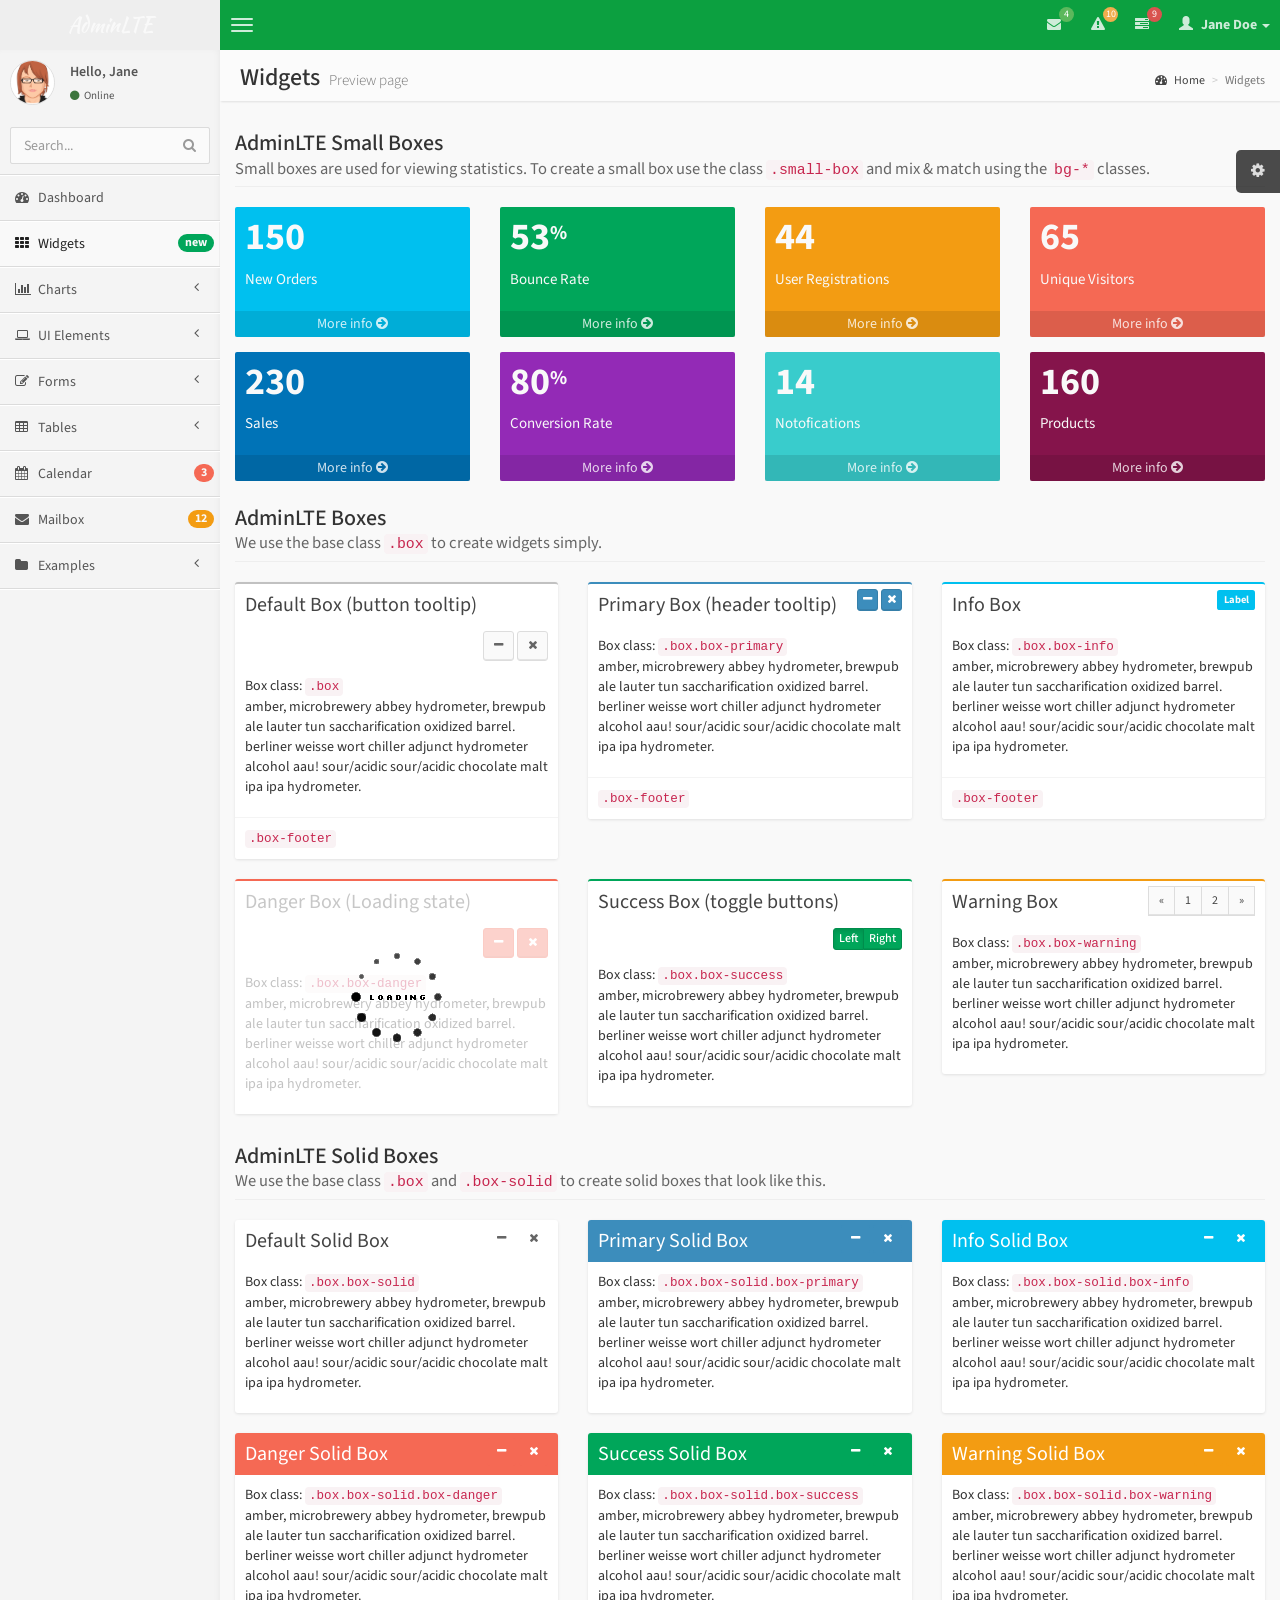
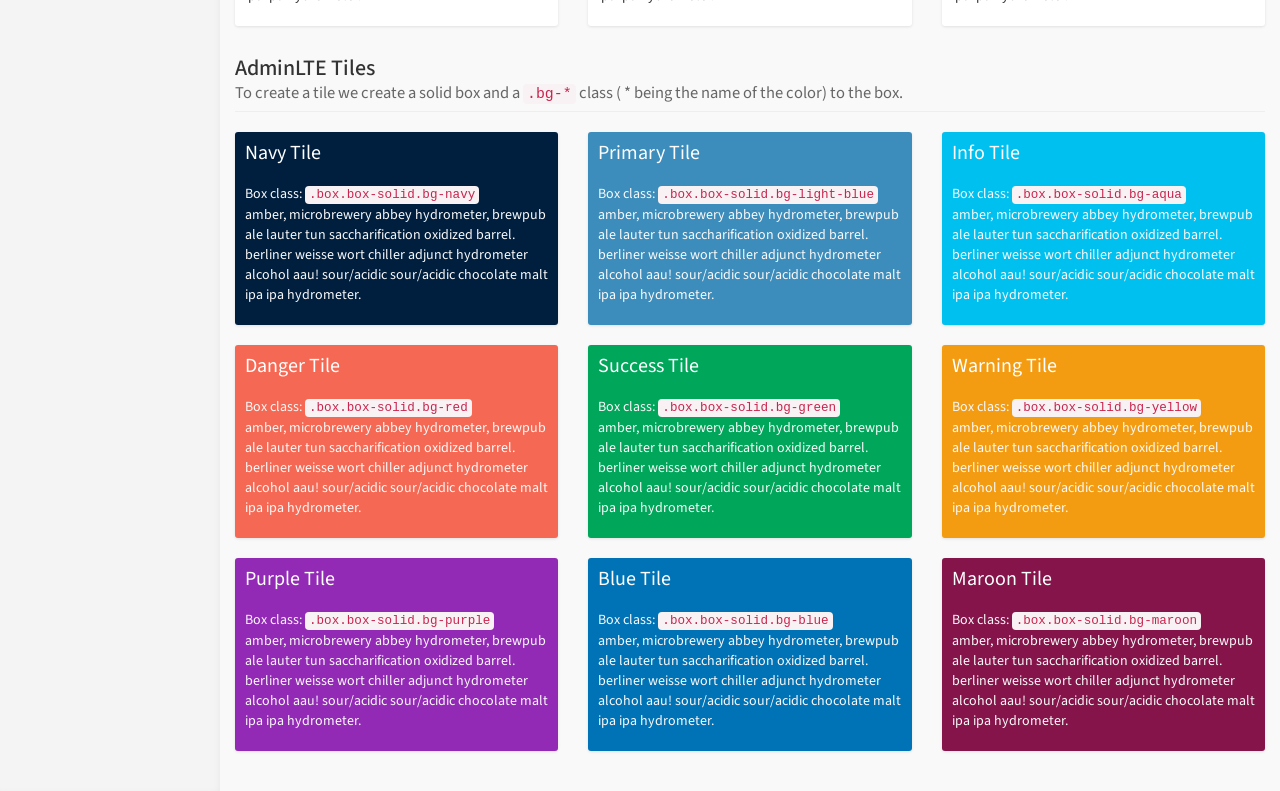
<file: customShiftSMC/extensions/admin-lte/pages/widgets.html>
<!DOCTYPE html>
<html>
    <head>
        <meta charset="UTF-8">
        <title>AdminLTE | Widgets</title>
        <meta content='width=device-width, initial-scale=1, maximum-scale=1, user-scalable=no' name='viewport'>
        <link href="//maxcdn.bootstrapcdn.com/bootstrap/3.2.0/css/bootstrap.min.css" rel="stylesheet" type="text/css" />
        <link href="//cdnjs.cloudflare.com/ajax/libs/font-awesome/4.1.0/css/font-awesome.min.css" rel="stylesheet" type="text/css" />
        <!-- Ionicons -->
        <link href="//code.ionicframework.com/ionicons/1.5.2/css/ionicons.min.css" rel="stylesheet" type="text/css" />
        <!-- Theme style -->
        <link href="../css/AdminLTE.css" rel="stylesheet" type="text/css" />

        <!-- HTML5 Shim and Respond.js IE8 support of HTML5 elements and media queries -->
        <!-- WARNING: Respond.js doesn't work if you view the page via file:// -->
        <!--[if lt IE 9]>
          <script src="https://oss.maxcdn.com/libs/html5shiv/3.7.0/html5shiv.js"></script>
          <script src="https://oss.maxcdn.com/libs/respond.js/1.3.0/respond.min.js"></script>
        <![endif]-->
    </head>
    <body class="skin-blue">
        <!-- header logo: style can be found in header.less -->
        <header class="header">
            <a href="../index.html" class="logo">
                <!-- Add the class icon to your logo image or logo icon to add the margining -->
                AdminLTE
            </a>
            <!-- Header Navbar: style can be found in header.less -->
            <nav class="navbar navbar-static-top" role="navigation">
                <!-- Sidebar toggle button-->
                <a href="#" class="navbar-btn sidebar-toggle" data-toggle="offcanvas" role="button">
                    <span class="sr-only">Toggle navigation</span>
                    <span class="icon-bar"></span>
                    <span class="icon-bar"></span>
                    <span class="icon-bar"></span>
                </a>
                <div class="navbar-right">
                    <ul class="nav navbar-nav">
                        <!-- Messages: style can be found in dropdown.less-->
                        <li class="dropdown messages-menu">
                            <a href="#" class="dropdown-toggle" data-toggle="dropdown">
                                <i class="fa fa-envelope"></i>
                                <span class="label label-success">4</span>
                            </a>
                            <ul class="dropdown-menu">
                                <li class="header">You have 4 messages</li>
                                <li>
                                    <!-- inner menu: contains the actual data -->
                                    <ul class="menu">
                                        <li><!-- start message -->
                                            <a href="#">
                                                <div class="pull-left">
                                                    <img src="../img/avatar3.png" class="img-circle" alt="User Image"/>
                                                </div>
                                                <h4>
                                                    Support Team
                                                    <small><i class="fa fa-clock-o"></i> 5 mins</small>
                                                </h4>
                                                <p>Why not buy a new awesome theme?</p>
                                            </a>
                                        </li><!-- end message -->
                                        <li>
                                            <a href="#">
                                                <div class="pull-left">
                                                    <img src="../img/avatar2.png" class="img-circle" alt="user image"/>
                                                </div>
                                                <h4>
                                                    AdminLTE Design Team
                                                    <small><i class="fa fa-clock-o"></i> 2 hours</small>
                                                </h4>
                                                <p>Why not buy a new awesome theme?</p>
                                            </a>
                                        </li>
                                        <li>
                                            <a href="#">
                                                <div class="pull-left">
                                                    <img src="../img/avatar.png" class="img-circle" alt="user image"/>
                                                </div>
                                                <h4>
                                                    Developers
                                                    <small><i class="fa fa-clock-o"></i> Today</small>
                                                </h4>
                                                <p>Why not buy a new awesome theme?</p>
                                            </a>
                                        </li>
                                        <li>
                                            <a href="#">
                                                <div class="pull-left">
                                                    <img src="../img/avatar2.png" class="img-circle" alt="user image"/>
                                                </div>
                                                <h4>
                                                    Sales Department
                                                    <small><i class="fa fa-clock-o"></i> Yesterday</small>
                                                </h4>
                                                <p>Why not buy a new awesome theme?</p>
                                            </a>
                                        </li>
                                        <li>
                                            <a href="#">
                                                <div class="pull-left">
                                                    <img src="../img/avatar.png" class="img-circle" alt="user image"/>
                                                </div>
                                                <h4>
                                                    Reviewers
                                                    <small><i class="fa fa-clock-o"></i> 2 days</small>
                                                </h4>
                                                <p>Why not buy a new awesome theme?</p>
                                            </a>
                                        </li>
                                    </ul>
                                </li>
                                <li class="footer"><a href="#">See All Messages</a></li>
                            </ul>
                        </li>
                        <!-- Notifications: style can be found in dropdown.less -->
                        <li class="dropdown notifications-menu">
                            <a href="#" class="dropdown-toggle" data-toggle="dropdown">
                                <i class="fa fa-warning"></i>
                                <span class="label label-warning">10</span>
                            </a>
                            <ul class="dropdown-menu">
                                <li class="header">You have 10 notifications</li>
                                <li>
                                    <!-- inner menu: contains the actual data -->
                                    <ul class="menu">
                                        <li>
                                            <a href="#">
                                                <i class="ion ion-ios7-people info"></i> 5 new members joined today
                                            </a>
                                        </li>
                                        <li>
                                            <a href="#">
                                                <i class="fa fa-warning danger"></i> Very long description here that may not fit into the page and may cause design problems
                                            </a>
                                        </li>
                                        <li>
                                            <a href="#">
                                                <i class="fa fa-users warning"></i> 5 new members joined
                                            </a>
                                        </li>

                                        <li>
                                            <a href="#">
                                                <i class="ion ion-ios7-cart success"></i> 25 sales made
                                            </a>
                                        </li>
                                        <li>
                                            <a href="#">
                                                <i class="ion ion-ios7-person danger"></i> You changed your username
                                            </a>
                                        </li>
                                    </ul>
                                </li>
                                <li class="footer"><a href="#">View all</a></li>
                            </ul>
                        </li>
                        <!-- Tasks: style can be found in dropdown.less -->
                        <li class="dropdown tasks-menu">
                            <a href="#" class="dropdown-toggle" data-toggle="dropdown">
                                <i class="fa fa-tasks"></i>
                                <span class="label label-danger">9</span>
                            </a>
                            <ul class="dropdown-menu">
                                <li class="header">You have 9 tasks</li>
                                <li>
                                    <!-- inner menu: contains the actual data -->
                                    <ul class="menu">
                                        <li><!-- Task item -->
                                            <a href="#">
                                                <h3>
                                                    Design some buttons
                                                    <small class="pull-right">20%</small>
                                                </h3>
                                                <div class="progress xs">
                                                    <div class="progress-bar progress-bar-aqua" style="width: 20%" role="progressbar" aria-valuenow="20" aria-valuemin="0" aria-valuemax="100">
                                                        <span class="sr-only">20% Complete</span>
                                                    </div>
                                                </div>
                                            </a>
                                        </li><!-- end task item -->
                                        <li><!-- Task item -->
                                            <a href="#">
                                                <h3>
                                                    Create a nice theme
                                                    <small class="pull-right">40%</small>
                                                </h3>
                                                <div class="progress xs">
                                                    <div class="progress-bar progress-bar-green" style="width: 40%" role="progressbar" aria-valuenow="20" aria-valuemin="0" aria-valuemax="100">
                                                        <span class="sr-only">40% Complete</span>
                                                    </div>
                                                </div>
                                            </a>
                                        </li><!-- end task item -->
                                        <li><!-- Task item -->
                                            <a href="#">
                                                <h3>
                                                    Some task I need to do
                                                    <small class="pull-right">60%</small>
                                                </h3>
                                                <div class="progress xs">
                                                    <div class="progress-bar progress-bar-red" style="width: 60%" role="progressbar" aria-valuenow="20" aria-valuemin="0" aria-valuemax="100">
                                                        <span class="sr-only">60% Complete</span>
                                                    </div>
                                                </div>
                                            </a>
                                        </li><!-- end task item -->
                                        <li><!-- Task item -->
                                            <a href="#">
                                                <h3>
                                                    Make beautiful transitions
                                                    <small class="pull-right">80%</small>
                                                </h3>
                                                <div class="progress xs">
                                                    <div class="progress-bar progress-bar-yellow" style="width: 80%" role="progressbar" aria-valuenow="20" aria-valuemin="0" aria-valuemax="100">
                                                        <span class="sr-only">80% Complete</span>
                                                    </div>
                                                </div>
                                            </a>
                                        </li><!-- end task item -->
                                    </ul>
                                </li>
                                <li class="footer">
                                    <a href="#">View all tasks</a>
                                </li>
                            </ul>
                        </li>
                        <!-- User Account: style can be found in dropdown.less -->
                        <li class="dropdown user user-menu">
                            <a href="#" class="dropdown-toggle" data-toggle="dropdown">
                                <i class="glyphicon glyphicon-user"></i>
                                <span>Jane Doe <i class="caret"></i></span>
                            </a>
                            <ul class="dropdown-menu">
                                <!-- User image -->
                                <li class="user-header bg-light-blue">
                                    <img src="../img/avatar3.png" class="img-circle" alt="User Image" />
                                    <p>
                                        Jane Doe - Web Developer
                                        <small>Member since Nov. 2012</small>
                                    </p>
                                </li>
                                <!-- Menu Body -->
                                <li class="user-body">
                                    <div class="col-xs-4 text-center">
                                        <a href="#">Followers</a>
                                    </div>
                                    <div class="col-xs-4 text-center">
                                        <a href="#">Sales</a>
                                    </div>
                                    <div class="col-xs-4 text-center">
                                        <a href="#">Friends</a>
                                    </div>
                                </li>
                                <!-- Menu Footer-->
                                <li class="user-footer">
                                    <div class="pull-left">
                                        <a href="#" class="btn btn-default btn-flat">Profile</a>
                                    </div>
                                    <div class="pull-right">
                                        <a href="#" class="btn btn-default btn-flat">Sign out</a>
                                    </div>
                                </li>
                            </ul>
                        </li>
                    </ul>
                </div>
            </nav>
        </header>
        <div class="wrapper row-offcanvas row-offcanvas-left">
            <!-- Left side column. contains the logo and sidebar -->
            <aside class="left-side sidebar-offcanvas">
                <!-- sidebar: style can be found in sidebar.less -->
                <section class="sidebar">
                    <!-- Sidebar user panel -->
                    <div class="user-panel">
                        <div class="pull-left image">
                            <img src="../img/avatar3.png" class="img-circle" alt="User Image" />
                        </div>
                        <div class="pull-left info">
                            <p>Hello, Jane</p>

                            <a href="#"><i class="fa fa-circle text-success"></i> Online</a>
                        </div>
                    </div>
                    <!-- search form -->
                    <form action="#" method="get" class="sidebar-form">
                        <div class="input-group">
                            <input type="text" name="q" class="form-control" placeholder="Search..."/>
                            <span class="input-group-btn">
                                <button type='submit' name='seach' id='search-btn' class="btn btn-flat"><i class="fa fa-search"></i></button>
                            </span>
                        </div>
                    </form>
                    <!-- /.search form -->
                    <!-- sidebar menu: : style can be found in sidebar.less -->
                    <ul class="sidebar-menu">
                        <li>
                            <a href="../index.html">
                                <i class="fa fa-dashboard"></i> <span>Dashboard</span>
                            </a>
                        </li>
                        <li class="active">
                            <a href="widgets.html">
                                <i class="fa fa-th"></i> <span>Widgets</span> <small class="badge pull-right bg-green">new</small>
                            </a>
                        </li>
                        <li class="treeview">
                            <a href="#">
                                <i class="fa fa-bar-chart-o"></i>
                                <span>Charts</span>
                                <i class="fa fa-angle-left pull-right"></i>
                            </a>
                            <ul class="treeview-menu">
                                <li><a href="charts/morris.html"><i class="fa fa-angle-double-right"></i> Morris</a></li>
                                <li><a href="charts/flot.html"><i class="fa fa-angle-double-right"></i> Flot</a></li>
                                <li><a href="charts/inline.html"><i class="fa fa-angle-double-right"></i> Inline charts</a></li>
                            </ul>
                        </li>
                        <li class="treeview">
                            <a href="#">
                                <i class="fa fa-laptop"></i>
                                <span>UI Elements</span>
                                <i class="fa fa-angle-left pull-right"></i>
                            </a>
                            <ul class="treeview-menu">
                                <li><a href="UI/general.html"><i class="fa fa-angle-double-right"></i> General</a></li>
                                <li><a href="UI/icons.html"><i class="fa fa-angle-double-right"></i> Icons</a></li>
                                <li><a href="UI/buttons.html"><i class="fa fa-angle-double-right"></i> Buttons</a></li>
                                <li><a href="UI/sliders.html"><i class="fa fa-angle-double-right"></i> Sliders</a></li>
                                <li><a href="UI/timeline.html"><i class="fa fa-angle-double-right"></i> Timeline</a></li>
                            </ul>
                        </li>
                        <li class="treeview">
                            <a href="#">
                                <i class="fa fa-edit"></i> <span>Forms</span>
                                <i class="fa fa-angle-left pull-right"></i>
                            </a>
                            <ul class="treeview-menu">
                                <li><a href="forms/general.html"><i class="fa fa-angle-double-right"></i> General Elements</a></li>
                                <li><a href="forms/advanced.html"><i class="fa fa-angle-double-right"></i> Advanced Elements</a></li>
                                <li><a href="forms/editors.html"><i class="fa fa-angle-double-right"></i> Editors</a></li>
                            </ul>
                        </li>
                        <li class="treeview">
                            <a href="#">
                                <i class="fa fa-table"></i> <span>Tables</span>
                                <i class="fa fa-angle-left pull-right"></i>
                            </a>
                            <ul class="treeview-menu">
                                <li><a href="tables/simple.html"><i class="fa fa-angle-double-right"></i> Simple tables</a></li>
                                <li><a href="tables/data.html"><i class="fa fa-angle-double-right"></i> Data tables</a></li>
                            </ul>
                        </li>
                        <li>
                            <a href="calendar.html">
                                <i class="fa fa-calendar"></i> <span>Calendar</span>
                                <small class="badge pull-right bg-red">3</small>
                            </a>
                        </li>
                        <li>
                            <a href="mailbox.html">
                                <i class="fa fa-envelope"></i> <span>Mailbox</span>
                                <small class="badge pull-right bg-yellow">12</small>
                            </a>
                        </li>
                        <li class="treeview">
                            <a href="#">
                                <i class="fa fa-folder"></i> <span>Examples</span>
                                <i class="fa fa-angle-left pull-right"></i>
                            </a>
                            <ul class="treeview-menu">
                                <li><a href="examples/invoice.html"><i class="fa fa-angle-double-right"></i> Invoice</a></li>
                                <li><a href="examples/login.html"><i class="fa fa-angle-double-right"></i> Login</a></li>
                                <li><a href="examples/register.html"><i class="fa fa-angle-double-right"></i> Register</a></li>
                                <li><a href="examples/lockscreen.html"><i class="fa fa-angle-double-right"></i> Lockscreen</a></li>
                                <li><a href="examples/404.html"><i class="fa fa-angle-double-right"></i> 404 Error</a></li>
                                <li><a href="examples/500.html"><i class="fa fa-angle-double-right"></i> 500 Error</a></li>
                                <li><a href="examples/blank.html"><i class="fa fa-angle-double-right"></i> Blank Page</a></li>
                            </ul>
                        </li>
                    </ul>
                </section>
                <!-- /.sidebar -->
            </aside>

            <!-- Right side column. Contains the navbar and content of the page -->
            <aside class="right-side">
                <!-- Content Header (Page header) -->
                <section class="content-header">
                    <h1>
                        Widgets
                        <small>Preview page</small>
                    </h1>
                    <ol class="breadcrumb">
                        <li><a href="#"><i class="fa fa-dashboard"></i> Home</a></li>
                        <li class="active">Widgets</li>
                    </ol>
                </section>

                <!-- Main content -->
                <section class="content">
                    <h4 class="page-header">
                        AdminLTE Small Boxes
                        <small>Small boxes are used for viewing statistics. To create a small box use the class <code>.small-box</code> and mix & match using the <code>bg-*</code> classes.</small>
                    </h4>
                    <!-- Small boxes (Stat box) -->
                    <div class="row">
                        <div class="col-lg-3 col-xs-6">
                            <!-- small box -->
                            <div class="small-box bg-aqua">
                                <div class="inner">
                                    <h3>
                                        150
                                    </h3>
                                    <p>
                                        New Orders
                                    </p>
                                </div>
                                <div class="icon">
                                    <i class="ion ion-bag"></i>
                                </div>
                                <a href="#" class="small-box-footer">
                                    More info <i class="fa fa-arrow-circle-right"></i>
                                </a>
                            </div>
                        </div><!-- ./col -->
                        <div class="col-lg-3 col-xs-6">
                            <!-- small box -->
                            <div class="small-box bg-green">
                                <div class="inner">
                                    <h3>
                                        53<sup style="font-size: 20px">%</sup>
                                    </h3>
                                    <p>
                                        Bounce Rate
                                    </p>
                                </div>
                                <div class="icon">
                                    <i class="ion ion-stats-bars"></i>
                                </div>
                                <a href="#" class="small-box-footer">
                                    More info <i class="fa fa-arrow-circle-right"></i>
                                </a>
                            </div>
                        </div><!-- ./col -->
                        <div class="col-lg-3 col-xs-6">
                            <!-- small box -->
                            <div class="small-box bg-yellow">
                                <div class="inner">
                                    <h3>
                                        44
                                    </h3>
                                    <p>
                                        User Registrations
                                    </p>
                                </div>
                                <div class="icon">
                                    <i class="ion ion-person-add"></i>
                                </div>
                                <a href="#" class="small-box-footer">
                                    More info <i class="fa fa-arrow-circle-right"></i>
                                </a>
                            </div>
                        </div><!-- ./col -->
                        <div class="col-lg-3 col-xs-6">
                            <!-- small box -->
                            <div class="small-box bg-red">
                                <div class="inner">
                                    <h3>
                                        65
                                    </h3>
                                    <p>
                                        Unique Visitors
                                    </p>
                                </div>
                                <div class="icon">
                                    <i class="ion ion-pie-graph"></i>
                                </div>
                                <a href="#" class="small-box-footer">
                                    More info <i class="fa fa-arrow-circle-right"></i>
                                </a>
                            </div>
                        </div><!-- ./col -->
                    </div><!-- /.row -->

                    <!-- Small boxes (Stat box) -->
                    <div class="row">
                        <div class="col-lg-3 col-xs-6">
                            <!-- small box -->
                            <div class="small-box bg-blue">
                                <div class="inner">
                                    <h3>
                                        230
                                    </h3>
                                    <p>
                                        Sales
                                    </p>
                                </div>
                                <div class="icon">
                                    <i class="ion ion-ios7-cart-outline"></i>
                                </div>
                                <a href="#" class="small-box-footer">
                                    More info <i class="fa fa-arrow-circle-right"></i>
                                </a>
                            </div>
                        </div><!-- ./col -->
                        <div class="col-lg-3 col-xs-6">
                            <!-- small box -->
                            <div class="small-box bg-purple">
                                <div class="inner">
                                    <h3>
                                        80<sup style="font-size: 20px">%</sup>
                                    </h3>
                                    <p>
                                        Conversion Rate
                                    </p>
                                </div>
                                <div class="icon">
                                    <i class="ion ion-ios7-briefcase-outline"></i>
                                </div>
                                <a href="#" class="small-box-footer">
                                    More info <i class="fa fa-arrow-circle-right"></i>
                                </a>
                            </div>
                        </div><!-- ./col -->
                        <div class="col-lg-3 col-xs-6">
                            <!-- small box -->
                            <div class="small-box bg-teal">
                                <div class="inner">
                                    <h3>
                                        14
                                    </h3>
                                    <p>
                                        Notofications
                                    </p>
                                </div>
                                <div class="icon">
                                    <i class="ion ion-ios7-alarm-outline"></i>
                                </div>
                                <a href="#" class="small-box-footer">
                                    More info <i class="fa fa-arrow-circle-right"></i>
                                </a>
                            </div>
                        </div><!-- ./col -->
                        <div class="col-lg-3 col-xs-6">
                            <!-- small box -->
                            <div class="small-box bg-maroon">
                                <div class="inner">
                                    <h3>
                                        160
                                    </h3>
                                    <p>
                                        Products
                                    </p>
                                </div>
                                <div class="icon">
                                    <i class="ion ion-ios7-pricetag-outline"></i>
                                </div>
                                <a href="#" class="small-box-footer">
                                    More info <i class="fa fa-arrow-circle-right"></i>
                                </a>
                            </div>
                        </div><!-- ./col -->
                    </div><!-- /.row -->

                    <!-- Widgets as boxes -->
                    <h4 class="page-header">
                        AdminLTE Boxes
                        <small>We use the base class <code>.box</code> to create widgets simply.</small>
                    </h4>
                    <div class="row">
                        <div class="col-md-4">
                            <!-- Default box -->
                            <div class="box">
                                <div class="box-header">
                                    <h3 class="box-title">Default Box (button tooltip)</h3>
                                    <div class="box-tools pull-right">
                                        <button class="btn btn-default btn-sm" data-widget="collapse" data-toggle="tooltip" title="Collapse"><i class="fa fa-minus"></i></button>
                                        <button class="btn btn-default btn-sm" data-widget="remove" data-toggle="tooltip" title="Remove"><i class="fa fa-times"></i></button>
                                    </div>
                                </div>
                                <div class="box-body">
                                    Box class: <code>.box</code>
                                    <p>
                                        amber, microbrewery abbey hydrometer, brewpub ale lauter tun saccharification oxidized barrel.
                                        berliner weisse wort chiller adjunct hydrometer alcohol aau!
                                        sour/acidic sour/acidic chocolate malt ipa ipa hydrometer.
                                    </p>
                                </div><!-- /.box-body -->
                                <div class="box-footer">
                                    <code>.box-footer</code>
                                </div><!-- /.box-footer-->
                            </div><!-- /.box -->
                        </div><!-- /.col -->

                        <div class="col-md-4">
                            <!-- Primary box -->
                            <div class="box box-primary">
                                <div class="box-header" data-toggle="tooltip" title="Header tooltip">
                                    <h3 class="box-title">Primary Box (header tooltip)</h3>
                                    <div class="box-tools pull-right">
                                        <button class="btn btn-primary btn-xs" data-widget="collapse"><i class="fa fa-minus"></i></button>
                                        <button class="btn btn-primary btn-xs" data-widget="remove"><i class="fa fa-times"></i></button>
                                    </div>
                                </div>
                                <div class="box-body">
                                    Box class: <code>.box.box-primary</code>
                                    <p>
                                        amber, microbrewery abbey hydrometer, brewpub ale lauter tun saccharification oxidized barrel.
                                        berliner weisse wort chiller adjunct hydrometer alcohol aau!
                                        sour/acidic sour/acidic chocolate malt ipa ipa hydrometer.
                                    </p>
                                </div><!-- /.box-body -->
                                <div class="box-footer">
                                    <code>.box-footer</code>
                                </div><!-- /.box-footer-->
                            </div><!-- /.box -->
                        </div><!-- /.col -->

                        <div class="col-md-4">
                            <!-- Info box -->
                            <div class="box box-info">
                                <div class="box-header">
                                    <h3 class="box-title">Info Box</h3>
                                    <div class="box-tools pull-right">
                                        <div class="label bg-aqua">Label</div>
                                    </div>
                                </div>
                                <div class="box-body">
                                    Box class: <code>.box.box-info</code>
                                    <p>
                                        amber, microbrewery abbey hydrometer, brewpub ale lauter tun saccharification oxidized barrel.
                                        berliner weisse wort chiller adjunct hydrometer alcohol aau!
                                        sour/acidic sour/acidic chocolate malt ipa ipa hydrometer.
                                    </p>
                                </div><!-- /.box-body -->
                                <div class="box-footer">
                                    <code>.box-footer</code>
                                </div><!-- /.box-footer-->
                            </div><!-- /.box -->
                        </div><!-- /.col -->
                    </div><!-- /.row -->

                    <div class="row">
                        <div class="col-md-4">
                            <!-- Danger box -->
                            <div class="box box-danger">
                                <div class="box-header">
                                    <h3 class="box-title">Danger Box (Loading state)</h3>
                                    <div class="box-tools pull-right">
                                        <button class="btn btn-danger btn-sm" data-widget="collapse"><i class="fa fa-minus"></i></button>
                                        <button class="btn btn-danger btn-sm" data-widget="remove"><i class="fa fa-times"></i></button>
                                    </div>
                                </div>
                                <div class="box-body">
                                    Box class: <code>.box.box-danger</code>
                                    <p>
                                        amber, microbrewery abbey hydrometer, brewpub ale lauter tun saccharification oxidized barrel.
                                        berliner weisse wort chiller adjunct hydrometer alcohol aau!
                                        sour/acidic sour/acidic chocolate malt ipa ipa hydrometer.
                                    </p>
                                </div><!-- /.box-body -->
                                <!-- Loading (remove the following to stop the loading)-->
                                <div class="overlay"></div>
                                <div class="loading-img"></div>
                                <!-- end loading -->
                            </div><!-- /.box -->
                        </div><!-- /.col -->

                        <div class="col-md-4">
                            <!-- Success box -->
                            <div class="box box-success">
                                <div class="box-header">
                                    <h3 class="box-title">Success Box (toggle buttons)</h3>
                                    <div class="box-tools pull-right">
                                        <div class="btn-group" data-toggle="btn-toggle">
                                            <button type="button" class="btn btn-success btn-xs active" data-toggle="on">Left</button>
                                            <button type="button" class="btn btn-success btn-xs" data-toggle="off">Right</button>
                                        </div>
                                    </div>
                                </div>
                                <div class="box-body">
                                    Box class: <code>.box.box-success</code>
                                    <p>
                                        amber, microbrewery abbey hydrometer, brewpub ale lauter tun saccharification oxidized barrel.
                                        berliner weisse wort chiller adjunct hydrometer alcohol aau!
                                        sour/acidic sour/acidic chocolate malt ipa ipa hydrometer.
                                    </p>
                                </div><!-- /.box-body -->
                            </div><!-- /.box -->
                        </div><!-- /.col -->

                        <div class="col-md-4">
                            <!-- Warning box -->
                            <div class="box box-warning">
                                <div class="box-header">
                                    <h3 class="box-title">Warning Box</h3>
                                    <div class="box-tools pull-right">
                                        <ul class="pagination pagination-sm inline">
                                            <li><a href="#">&laquo;</a></li>
                                            <li><a href="#">1</a></li>
                                            <li><a href="#">2</a></li>
                                            <li><a href="#">&raquo;</a></li>
                                        </ul>
                                    </div>
                                </div>
                                <div class="box-body">
                                    Box class: <code>.box.box-warning</code>
                                    <p>
                                        amber, microbrewery abbey hydrometer, brewpub ale lauter tun saccharification oxidized barrel.
                                        berliner weisse wort chiller adjunct hydrometer alcohol aau!
                                        sour/acidic sour/acidic chocolate malt ipa ipa hydrometer.
                                    </p>
                                </div><!-- /.box-body -->
                            </div><!-- /.box -->
                        </div><!-- /.col -->
                    </div><!-- /.row -->

                    <h4 class="page-header">
                        AdminLTE Solid Boxes
                        <small>We use the base class <code>.box</code> and <code>.box-solid</code> to create solid boxes that look like this.</small>
                    </h4>
                    <!-- Solid boxes -->
                    <div class="row">
                        <div class="col-md-4">
                            <!-- Default box -->
                            <div class="box box-solid">
                                <div class="box-header">
                                    <h3 class="box-title">Default Solid Box</h3>
                                    <div class="box-tools pull-right">
                                        <button class="btn btn-default btn-sm" data-widget="collapse"><i class="fa fa-minus"></i></button>
                                        <button class="btn btn-default btn-sm" data-widget="remove"><i class="fa fa-times"></i></button>
                                    </div>
                                </div>
                                <div class="box-body">
                                    Box class: <code>.box.box-solid</code>
                                    <p>
                                        amber, microbrewery abbey hydrometer, brewpub ale lauter tun saccharification oxidized barrel.
                                        berliner weisse wort chiller adjunct hydrometer alcohol aau!
                                        sour/acidic sour/acidic chocolate malt ipa ipa hydrometer.
                                    </p>
                                </div><!-- /.box-body -->
                            </div><!-- /.box -->
                        </div><!-- /.col -->

                        <div class="col-md-4">
                            <!-- Primary box -->
                            <div class="box box-solid box-primary">
                                <div class="box-header">
                                    <h3 class="box-title">Primary Solid Box</h3>
                                    <div class="box-tools pull-right">
                                        <button class="btn btn-primary btn-sm" data-widget="collapse"><i class="fa fa-minus"></i></button>
                                        <button class="btn btn-primary btn-sm" data-widget="remove"><i class="fa fa-times"></i></button>
                                    </div>
                                </div>
                                <div class="box-body">
                                    Box class: <code>.box.box-solid.box-primary</code>
                                    <p>
                                        amber, microbrewery abbey hydrometer, brewpub ale lauter tun saccharification oxidized barrel.
                                        berliner weisse wort chiller adjunct hydrometer alcohol aau!
                                        sour/acidic sour/acidic chocolate malt ipa ipa hydrometer.
                                    </p>
                                </div><!-- /.box-body -->
                            </div><!-- /.box -->
                        </div><!-- /.col -->

                        <div class="col-md-4">
                            <!-- Info box -->
                            <div class="box box-solid box-info">
                                <div class="box-header">
                                    <h3 class="box-title">Info Solid Box</h3>
                                    <div class="box-tools pull-right">
                                        <button class="btn btn-info btn-sm" data-widget="collapse"><i class="fa fa-minus"></i></button>
                                        <button class="btn btn-info btn-sm" data-widget="remove"><i class="fa fa-times"></i></button>
                                    </div>
                                </div>
                                <div class="box-body">
                                    Box class: <code>.box.box-solid.box-info</code>
                                    <p>
                                        amber, microbrewery abbey hydrometer, brewpub ale lauter tun saccharification oxidized barrel.
                                        berliner weisse wort chiller adjunct hydrometer alcohol aau!
                                        sour/acidic sour/acidic chocolate malt ipa ipa hydrometer.
                                    </p>
                                </div><!-- /.box-body -->
                            </div><!-- /.box -->
                        </div><!-- /.col -->
                    </div><!-- /.row -->

                    <div class="row">
                        <div class="col-md-4">
                            <!-- Danger box -->
                            <div class="box box-solid box-danger">
                                <div class="box-header">
                                    <h3 class="box-title">Danger Solid Box</h3>
                                    <div class="box-tools pull-right">
                                        <button class="btn btn-danger btn-sm" data-widget="collapse"><i class="fa fa-minus"></i></button>
                                        <button class="btn btn-danger btn-sm" data-widget="remove"><i class="fa fa-times"></i></button>
                                    </div>
                                </div>
                                <div class="box-body">
                                    Box class: <code>.box.box-solid.box-danger</code>
                                    <p>
                                        amber, microbrewery abbey hydrometer, brewpub ale lauter tun saccharification oxidized barrel.
                                        berliner weisse wort chiller adjunct hydrometer alcohol aau!
                                        sour/acidic sour/acidic chocolate malt ipa ipa hydrometer.
                                    </p>
                                </div><!-- /.box-body -->
                            </div><!-- /.box -->
                        </div><!-- /.col -->

                        <div class="col-md-4">
                            <!-- Success box -->
                            <div class="box box-solid box-success">
                                <div class="box-header">
                                    <h3 class="box-title">Success Solid Box</h3>
                                    <div class="box-tools pull-right">
                                        <button class="btn btn-success btn-sm" data-widget="collapse"><i class="fa fa-minus"></i></button>
                                        <button class="btn btn-success btn-sm" data-widget="remove"><i class="fa fa-times"></i></button>
                                    </div>
                                </div>
                                <div class="box-body">
                                    Box class: <code>.box.box-solid.box-success</code>
                                    <p>
                                        amber, microbrewery abbey hydrometer, brewpub ale lauter tun saccharification oxidized barrel.
                                        berliner weisse wort chiller adjunct hydrometer alcohol aau!
                                        sour/acidic sour/acidic chocolate malt ipa ipa hydrometer.
                                    </p>
                                </div><!-- /.box-body -->
                            </div><!-- /.box -->
                        </div><!-- /.col -->

                        <div class="col-md-4">
                            <!-- Warning box -->
                            <div class="box box-solid box-warning">
                                <div class="box-header">
                                    <h3 class="box-title">Warning Solid Box</h3>
                                    <div class="box-tools pull-right">
                                        <button class="btn btn-warning btn-sm" data-widget="collapse"><i class="fa fa-minus"></i></button>
                                        <button class="btn btn-warning btn-sm" data-widget="remove"><i class="fa fa-times"></i></button>
                                    </div>
                                </div>
                                <div class="box-body">
                                    Box class: <code>.box.box-solid.box-warning</code>
                                    <p>
                                        amber, microbrewery abbey hydrometer, brewpub ale lauter tun saccharification oxidized barrel.
                                        berliner weisse wort chiller adjunct hydrometer alcohol aau!
                                        sour/acidic sour/acidic chocolate malt ipa ipa hydrometer.
                                    </p>
                                </div><!-- /.box-body -->
                            </div><!-- /.box -->
                        </div><!-- /.col -->
                    </div><!-- /.row -->

                    <h4 class="page-header">
                        AdminLTE Tiles
                        <small>To create a tile we create a solid box and a <code>.bg-*</code> class ( * being the name of the color) to the box.</small>
                    </h4>
                    <!-- Solid boxes -->
                    <div class="row">
                        <div class="col-md-4">
                            <!-- Navy tile -->
                            <div class="box box-solid bg-navy">
                                <div class="box-header">
                                    <h3 class="box-title">Navy Tile</h3>
                                </div>
                                <div class="box-body">
                                    Box class: <code>.box.box-solid.bg-navy</code>
                                    <p>
                                        amber, microbrewery abbey hydrometer, brewpub ale lauter tun saccharification oxidized barrel.
                                        berliner weisse wort chiller adjunct hydrometer alcohol aau!
                                        sour/acidic sour/acidic chocolate malt ipa ipa hydrometer.
                                    </p>
                                </div><!-- /.box-body -->
                            </div><!-- /.box -->
                        </div><!-- /.col -->

                        <div class="col-md-4">
                            <!-- Primary tile -->
                            <div class="box box-solid bg-light-blue">
                                <div class="box-header">
                                    <h3 class="box-title">Primary Tile</h3>
                                </div>
                                <div class="box-body">
                                    Box class: <code>.box.box-solid.bg-light-blue</code>
                                    <p>
                                        amber, microbrewery abbey hydrometer, brewpub ale lauter tun saccharification oxidized barrel.
                                        berliner weisse wort chiller adjunct hydrometer alcohol aau!
                                        sour/acidic sour/acidic chocolate malt ipa ipa hydrometer.
                                    </p>
                                </div><!-- /.box-body -->
                            </div><!-- /.box -->
                        </div><!-- /.col -->

                        <div class="col-md-4">
                            <!-- Info box -->
                            <div class="box box-solid bg-aqua">
                                <div class="box-header">
                                    <h3 class="box-title">Info Tile</h3>
                                </div>
                                <div class="box-body">
                                    Box class: <code>.box.box-solid.bg-aqua</code>
                                    <p>
                                        amber, microbrewery abbey hydrometer, brewpub ale lauter tun saccharification oxidized barrel.
                                        berliner weisse wort chiller adjunct hydrometer alcohol aau!
                                        sour/acidic sour/acidic chocolate malt ipa ipa hydrometer.
                                    </p>
                                </div><!-- /.box-body -->
                            </div><!-- /.box -->
                        </div><!-- /.col -->
                    </div><!-- /.row -->

                    <div class="row">
                        <div class="col-md-4">
                            <!-- Danger box -->
                            <div class="box box-solid bg-red">
                                <div class="box-header">
                                    <h3 class="box-title">Danger Tile</h3>
                                </div>
                                <div class="box-body">
                                    Box class: <code>.box.box-solid.bg-red</code>
                                    <p>
                                        amber, microbrewery abbey hydrometer, brewpub ale lauter tun saccharification oxidized barrel.
                                        berliner weisse wort chiller adjunct hydrometer alcohol aau!
                                        sour/acidic sour/acidic chocolate malt ipa ipa hydrometer.
                                    </p>
                                </div><!-- /.box-body -->
                            </div><!-- /.box -->
                        </div><!-- /.col -->

                        <div class="col-md-4">
                            <!-- Success box -->
                            <div class="box box-solid bg-green">
                                <div class="box-header">
                                    <h3 class="box-title">Success Tile</h3>
                                </div>
                                <div class="box-body">
                                    Box class: <code>.box.box-solid.bg-green</code>
                                    <p>
                                        amber, microbrewery abbey hydrometer, brewpub ale lauter tun saccharification oxidized barrel.
                                        berliner weisse wort chiller adjunct hydrometer alcohol aau!
                                        sour/acidic sour/acidic chocolate malt ipa ipa hydrometer.
                                    </p>
                                </div><!-- /.box-body -->
                            </div><!-- /.box -->
                        </div><!-- /.col -->

                        <div class="col-md-4">
                            <!-- Warning box -->
                            <div class="box box-solid bg-yellow">
                                <div class="box-header">
                                    <h3 class="box-title">Warning Tile</h3>
                                </div>
                                <div class="box-body">
                                    Box class: <code>.box.box-solid.bg-yellow</code>
                                    <p>
                                        amber, microbrewery abbey hydrometer, brewpub ale lauter tun saccharification oxidized barrel.
                                        berliner weisse wort chiller adjunct hydrometer alcohol aau!
                                        sour/acidic sour/acidic chocolate malt ipa ipa hydrometer.
                                    </p>
                                </div><!-- /.box-body -->
                            </div><!-- /.box -->
                        </div><!-- /.col -->
                    </div><!-- /.row -->
                    <div class="row">
                        <div class="col-md-4">
                            <!-- Purple tile -->
                            <div class="box box-solid bg-purple">
                                <div class="box-header">
                                    <h3 class="box-title">Purple Tile</h3>
                                </div>
                                <div class="box-body">
                                    Box class: <code>.box.box-solid.bg-purple</code>
                                    <p>
                                        amber, microbrewery abbey hydrometer, brewpub ale lauter tun saccharification oxidized barrel.
                                        berliner weisse wort chiller adjunct hydrometer alcohol aau!
                                        sour/acidic sour/acidic chocolate malt ipa ipa hydrometer.
                                    </p>
                                </div><!-- /.box-body -->
                            </div><!-- /.box -->
                        </div><!-- /.col -->

                        <div class="col-md-4">
                            <!-- Blue tile -->
                            <div class="box box-solid bg-blue">
                                <div class="box-header">
                                    <h3 class="box-title">Blue Tile</h3>
                                </div>
                                <div class="box-body">
                                    Box class: <code>.box.box-solid.bg-blue</code>
                                    <p>
                                        amber, microbrewery abbey hydrometer, brewpub ale lauter tun saccharification oxidized barrel.
                                        berliner weisse wort chiller adjunct hydrometer alcohol aau!
                                        sour/acidic sour/acidic chocolate malt ipa ipa hydrometer.
                                    </p>
                                </div><!-- /.box-body -->
                            </div><!-- /.box -->
                        </div><!-- /.col -->

                        <div class="col-md-4">
                            <!-- Maroon tile -->
                            <div class="box box-solid bg-maroon">
                                <div class="box-header">
                                    <h3 class="box-title">Maroon Tile</h3>
                                </div>
                                <div class="box-body">
                                    Box class: <code>.box.box-solid.bg-maroon</code>
                                    <p>
                                        amber, microbrewery abbey hydrometer, brewpub ale lauter tun saccharification oxidized barrel.
                                        berliner weisse wort chiller adjunct hydrometer alcohol aau!
                                        sour/acidic sour/acidic chocolate malt ipa ipa hydrometer.
                                    </p>
                                </div><!-- /.box-body -->
                            </div><!-- /.box -->
                        </div><!-- /.col -->
                    </div><!-- /.row -->

                </section><!-- /.content -->
            </aside><!-- /.right-side -->
        </div><!-- ./wrapper -->

        <script src="//ajax.googleapis.com/ajax/libs/jquery/2.1.1/jquery.min.js"></script>
        <script src="//maxcdn.bootstrapcdn.com/bootstrap/3.2.0/js/bootstrap.min.js" type="text/javascript"></script>
        <!-- AdminLTE App -->
        <script src="../js/AdminLTE/app.js" type="text/javascript"></script>
        <!-- AdminLTE for demo purposes -->
        <script src="../js/AdminLTE/demo.js" type="text/javascript"></script>
    </body>
</html>
</file>
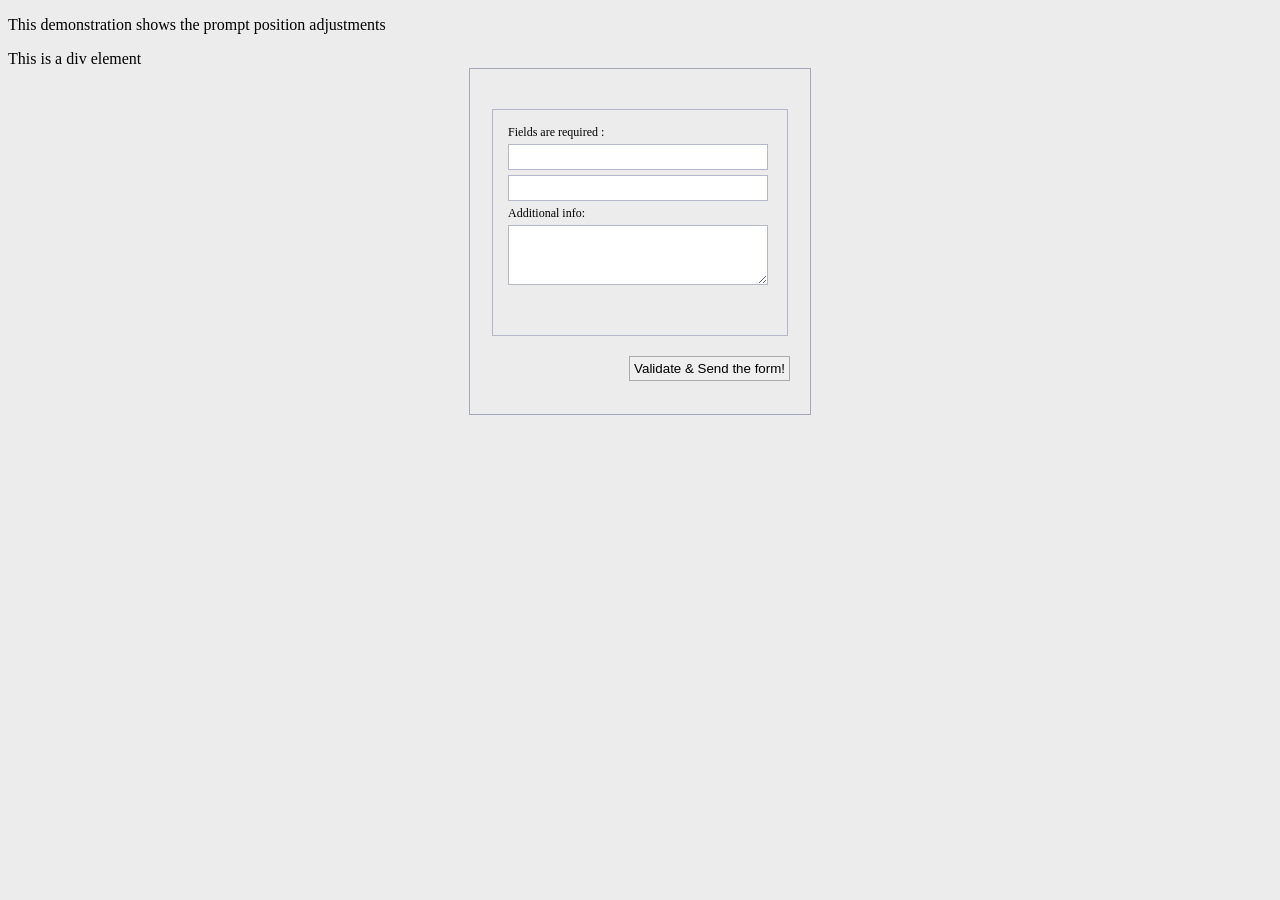
<file: customShiftSMC/extensions/jquery-form-validation-engine/demos/demoAdjustments.html>
<!DOCTYPE html>
<html>
<head>
	<meta http-equiv="Content-type" content="text/html; charset=utf-8" />
	<title>JQuery Validation Engine</title>
	<link rel="stylesheet" href="../css/validationEngine.jquery.css" type="text/css"/>
	<link rel="stylesheet" href="../css/template.css" type="text/css"/>
	<script src="../js/jquery-1.8.2.min.js" type="text/javascript">
	</script>
	<script src="../js/languages/jquery.validationEngine-en.js" type="text/javascript" charset="utf-8">
	</script>
	<script src="../js/jquery.validationEngine.js" type="text/javascript" charset="utf-8">
	</script>
	<script>
		jQuery(document).ready(function(){
			// binds form submission and fields to the validation engine
			jQuery("#formID").validationEngine();
		});
            
	</script>
</head>
<body>
	<p>
		This demonstration shows the prompt position adjustments
		<br/>
	</p>
	<div id="test" class="test" style="width:150px;">This is a div element</div>
	<form id="formID" class="formular" method="post" action="">
		<fieldset>
			<label>
				<span>Fields are required : </span>
				<input value="" class="validate[required] text-input" type="text" name="req" id="req" data-prompt-position="topRight:-70" />
			</label>
			<label>
				<input value="" class="validate[required] text-input" type="text" name="req2" id="req2" data-prompt-position="topRight:-30" />
			</label>
			<label>
				<span>Additional info:</span>
				<textarea class="validate[required]" id="add" style="width:250px;height:50px;"  data-prompt-position="bottomRight:-70,3"></textarea>
			</label>
			<br/>
			<br/>
		</fieldset>
		<input class="submit" type="submit" value="Validate &amp; Send the form!"/><hr/>
	</form>
</body>
</html>
</file>
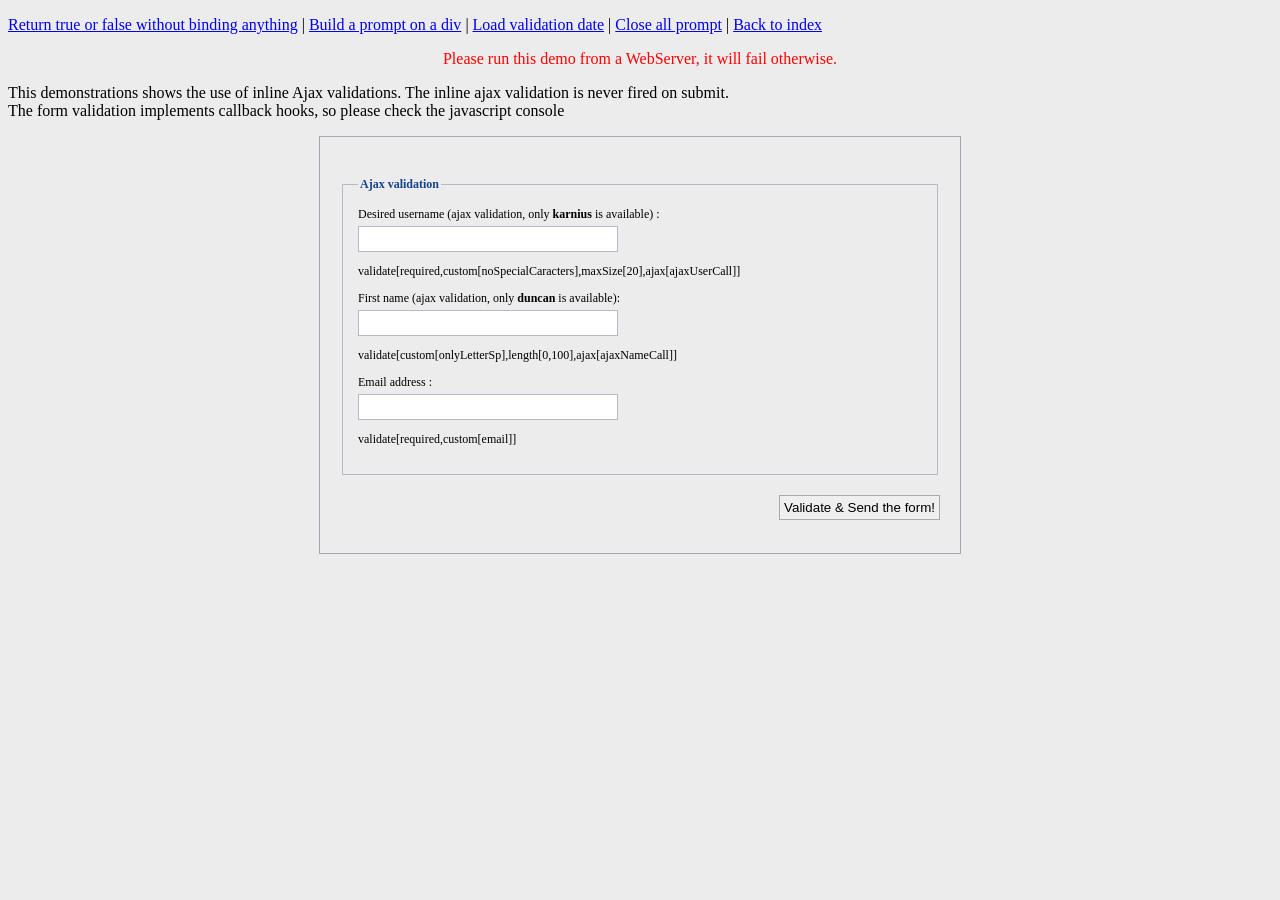
<file: customShiftSMC/extensions/jquery-form-validation-engine/demos/demoAjaxInlinePHP.html>
<!DOCTYPE html PUBLIC "-//W3C//DTD XHTML 1.0 Strict//EN" "http://www.w3.org/TR/xhtml1/DTD/xhtml1-strict.dtd">
<html>
<head>
	<meta http-equiv="Content-type" content="text/html; charset=utf-8" />
	<title>JQuery Validation Engine</title>
	<link rel="stylesheet" href="../css/validationEngine.jquery.css" type="text/css"/>
	<link rel="stylesheet" href="../css/template.css" type="text/css"/>
	<script src="../js/jquery-1.8.2.min.js" type="text/javascript">
	</script>
	<script src="../js/languages/jquery.validationEngine-en.js" type="text/javascript" charset="utf-8">
	</script>
	<script src="../js/jquery.validationEngine.js" type="text/javascript" charset="utf-8">
	</script>
	<script>
		jQuery(document).ready(function(){
			jQuery("#formID").validationEngine();

			$("#formID").bind("jqv.field.result", function(event, field, errorFound, prompText){ console.log(errorFound) })
		});
	</script>
</head>
<body>
	<p>
		<a href="#" onclick="alert(jQuery('#formID').validationEngine({evaluate:true}))">Return true or false without binding anything</a>
		| <a href="#" onclick="jQuery.validationEngine.buildPrompt('#formID','This is an example','error')">Build a prompt on a div</a>
		| <a href="#" onclick="jQuery.validationEngine.loadValidation('#date')">Load validation date</a>
		| <a href="#" onclick="jQuery.validationEngine.closePrompt('.formError',true)">Close all prompt</a>
		| <a href="../index.html" onclick="">Back to index</a>
	</p>    
	<p style="color:red; text-align:center">Please run this demo from a WebServer, it will fail otherwise.
	</p>
	<p>
		This demonstrations shows the use of inline Ajax validations. The inline ajax validation is never fired on submit.
		<br/>
		The form validation implements callback hooks, so please check the javascript console
	</p>
	<form id="formID" class="formular" method="post" action="" style="width:600px">
		<fieldset>
			<legend>
				Ajax validation
			</legend>
			<label>
				<span>Desired username (ajax validation, only <b>karnius</b> is available) : </span>
				<input value="" class="validate[required,custom[onlyLetterNumber],maxSize[20],ajax[ajaxUserCallPhp]] text-input" type="text" name="user" id="user" />
				<p>
					validate[required,custom[noSpecialCaracters],maxSize[20],ajax[ajaxUserCall]]
				</p>
			</label>
			<label>
				<span>First name (ajax validation, only <b>duncan</b> is available): </span>
				<input value="" class="validate[optional,custom[onlyLetterSp],maxSize[100],ajax[ajaxNameCallPhp]] text-input" type="text" name="firstname" id="firstname" />
				<p>
					validate[custom[onlyLetterSp],length[0,100],ajax[ajaxNameCall]]
				</p>
			</label>
			<label>
				<span>Email address : </span>
				<input value="" class="validate[required,custom[email]] text-input" type="text" name="email" id="email" />
				<p>
					validate[required,custom[email]]
				</p>
			</label>
		</fieldset>
		<input class="submit" type="submit" value="Validate &amp; Send the form!"/><hr/>
	</form>
</body>
</html>
</file>
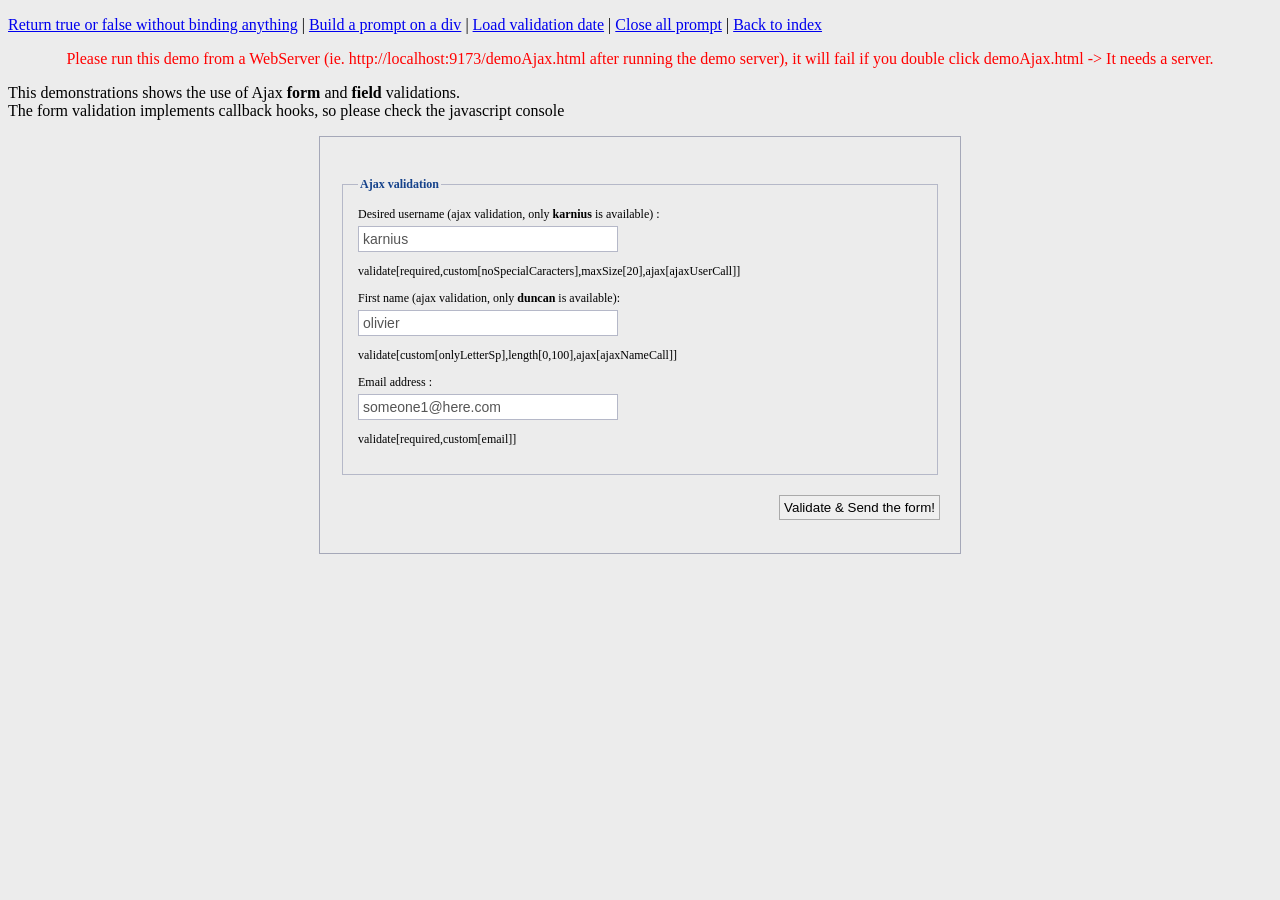
<file: customShiftSMC/extensions/jquery-form-validation-engine/demos/demoAjaxJAVA.html>
<!DOCTYPE html PUBLIC "-//W3C//DTD XHTML 1.0 Strict//EN" "http://www.w3.org/TR/xhtml1/DTD/xhtml1-strict.dtd">
<html>
<head>
	<meta http-equiv="Content-type" content="text/html; charset=utf-8" />
	<title>JQuery Validation Engine</title>
	<link rel="stylesheet" href="../css/validationEngine.jquery.css" type="text/css"/>
	<link rel="stylesheet" href="../css/template.css" type="text/css"/>
	<script src="../js/jquery-1.8.2.min.js" type="text/javascript">
	</script>
	<script src="../js/languages/jquery.validationEngine-en.js" type="text/javascript" charset="utf-8">
	</script>
	<script src="../js/jquery.validationEngine.js" type="text/javascript" charset="utf-8"></script>
	<script>
            
		// This method is called right before the ajax form validation request
		// it is typically used to setup some visuals ("Please wait...");
		// you may return a false to stop the request 
		function beforeCall(form, options){
			if (console) 
			console.log("Right before the AJAX form validation call");
			return true;
		}
            
		// Called once the server replies to the ajax form validation request
		function ajaxValidationCallback(status, form, json, options){
			if (console) 
			console.log(status);
                
			if (status === true) {
				alert("the form is valid!");
				// uncomment these lines to submit the form to form.action
				// form.validationEngine('detach');
				// form.submit();
				// or you may use AJAX again to submit the data
			}
		}
            
		jQuery(document).ready(function(){
			jQuery("#formID").validationEngine({
				ajaxFormValidation: true,
				onAjaxFormComplete: ajaxValidationCallback,
				onBeforeAjaxFormValidation: beforeCall
			});
		});
	</script>
</head>
<body>
	<p>
		<a href="#" onclick="alert(jQuery('#formID').validationEngine({evaluate:true}))">Return true or false without binding anything</a>
		| <a href="#" onclick="jQuery.validationEngine.buildPrompt('#formID','This is an example','error')">Build a prompt on a div</a>
		| <a href="#" onclick="jQuery.validationEngine.loadValidation('#date')">Load validation date</a>
		| <a href="#" onclick="jQuery.validationEngine.closePrompt('.formError',true)">Close all prompt</a>
		| <a href="../index.html" onclick="">Back to index</a>
	</p>    
	<p style="color:red; text-align:center">Please run this demo from a WebServer (ie. http://localhost:9173/demoAjax.html after running the demo server), it will fail if you double click demoAjax.html -> It needs a server.
	</p>
	<p>
		This demonstrations shows the use of Ajax <b>form</b>
		and <b>field</b>
		validations.
		<br/>
		The form validation implements callback hooks, so please check the javascript console
	</p>
	<form id="formID" class="formular" method="post" action="ajaxSubmitForm" style="width:600px">
		<fieldset>
			<legend>
				Ajax validation
			</legend>
			<label>
				<span>Desired username (ajax validation, only <b>karnius</b> is available) : </span>
				<input value="karnius" class="validate[required,custom[onlyLetterNumber],maxSize[20],ajax[ajaxUserCall]] text-input" type="text" name="user" id="user" />
				<p>
					validate[required,custom[noSpecialCaracters],maxSize[20],ajax[ajaxUserCall]]
				</p>
			</label>
			<label>
				<span>First name (ajax validation, only <b>duncan</b> is available): </span>
				<input value="olivier" class="validate[custom[onlyLetterSp],maxSize[100],ajax[ajaxNameCall]] text-input" type="text" name="firstname" id="firstname" />
				<p>
					validate[custom[onlyLetterSp],length[0,100],ajax[ajaxNameCall]]
				</p>
			</label>
			<label>
				<span>Email address : </span>
				<input value="someone1@here.com" class="validate[required,custom[email]] text-input" type="text" name="email" id="email" />
				<p>
					validate[required,custom[email]]
				</p>
			</label>
		</fieldset>
		<input class="submit" type="submit" value="Validate &amp; Send the form!"/><hr/>
	</form>
</body>
</html>
</file>
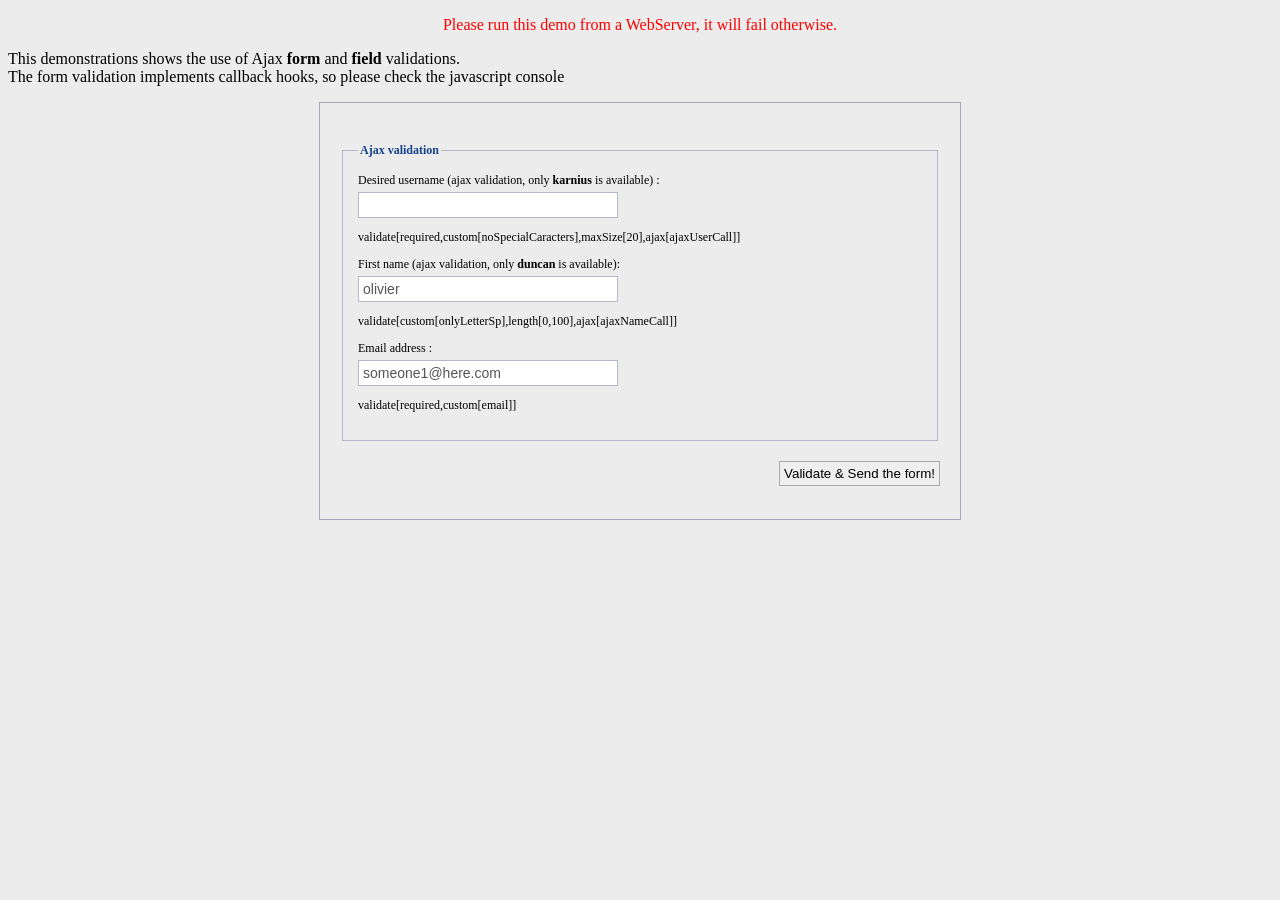
<file: customShiftSMC/extensions/jquery-form-validation-engine/demos/demoAjaxSubmitPHP.html>
<!DOCTYPE html PUBLIC "-//W3C//DTD XHTML 1.0 Strict//EN" "http://www.w3.org/TR/xhtml1/DTD/xhtml1-strict.dtd">
<html>
<head>
	<meta http-equiv="Content-type" content="text/html; charset=utf-8" />
	<title>JQuery Validation Engine</title>
	<link rel="stylesheet" href="../css/validationEngine.jquery.css" type="text/css"/>
	<link rel="stylesheet" href="../css/template.css" type="text/css"/>
	<script src="../js/jquery-1.8.2.min.js" type="text/javascript">
	</script>
	<script src="../js/languages/jquery.validationEngine-en.js" type="text/javascript" charset="utf-8">
	</script>
	<script src="../js/jquery.validationEngine.js" type="text/javascript" charset="utf-8">
	</script>
	<script>
            
		// This method is called right before the ajax form validation request
		// it is typically used to setup some visuals ("Please wait...");
		// you may return a false to stop the request 
		function beforeCall(form, options){
			if (window.console) 
			console.log("Right before the AJAX form validation call");
			return true;
		}
            
		// Called once the server replies to the ajax form validation request
		function ajaxValidationCallback(status, form, json, options){
			if (window.console) 
			console.log(status);
                
			if (status === true) {
				alert("the form is valid!");
				// uncomment these lines to submit the form to form.action
				// form.validationEngine('detach');
				// form.submit();
				// or you may use AJAX again to submit the data
			}
		}
            
		jQuery(document).ready(function(){
			jQuery("#formID").validationEngine({
				ajaxFormValidation: true,
				ajaxFormValidationMethod: 'post',
				onAjaxFormComplete: ajaxValidationCallback
			});
		});
	</script>
</head>
<body>  
	<p style="color:red; text-align:center">Please run this demo from a WebServer, it will fail otherwise.
	</p>
	<p>
		This demonstrations shows the use of Ajax <b>form</b>
		and <b>field</b>
		validations.
		<br/>
		The form validation implements callback hooks, so please check the javascript console
	</p>
	<form id="formID" class="formular" method="post" action="phpajax/ajaxValidateSubmit.php" style="width:600px">
		<fieldset>
			<legend>
				Ajax validation
			</legend>
			<label>
				<span>Desired username (ajax validation, only <b>karnius</b> is available) : </span>
				<input value="" class="validate[required,custom[onlyLetterNumber],maxSize[20],ajax[ajaxUserCallPhp]] text-input" type="text" name="user" id="user" />
				<p>
					validate[required,custom[noSpecialCaracters],maxSize[20],ajax[ajaxUserCall]]
				</p>
			</label>
			<label>
				<span>First name (ajax validation, only <b>duncan</b> is available): </span>
				<input value="olivier" class="validate[custom[onlyLetterSp],maxSize[100]] text-input" type="text" name="firstname" id="firstname" />
				<p>
					validate[custom[onlyLetterSp],length[0,100],ajax[ajaxNameCall]]
				</p>
			</label>
			<label>
				<span>Email address : </span>
				<input value="someone1@here.com" class="validate[required,custom[email]] text-input" type="text" name="email" id="email" />
				<p>
					validate[required,custom[email]]
				</p>
			</label>
		</fieldset>
		<input class="submit" type="submit" value="Validate &amp; Send the form!"/><hr/>
	</form>
</body>
</html>
</file>
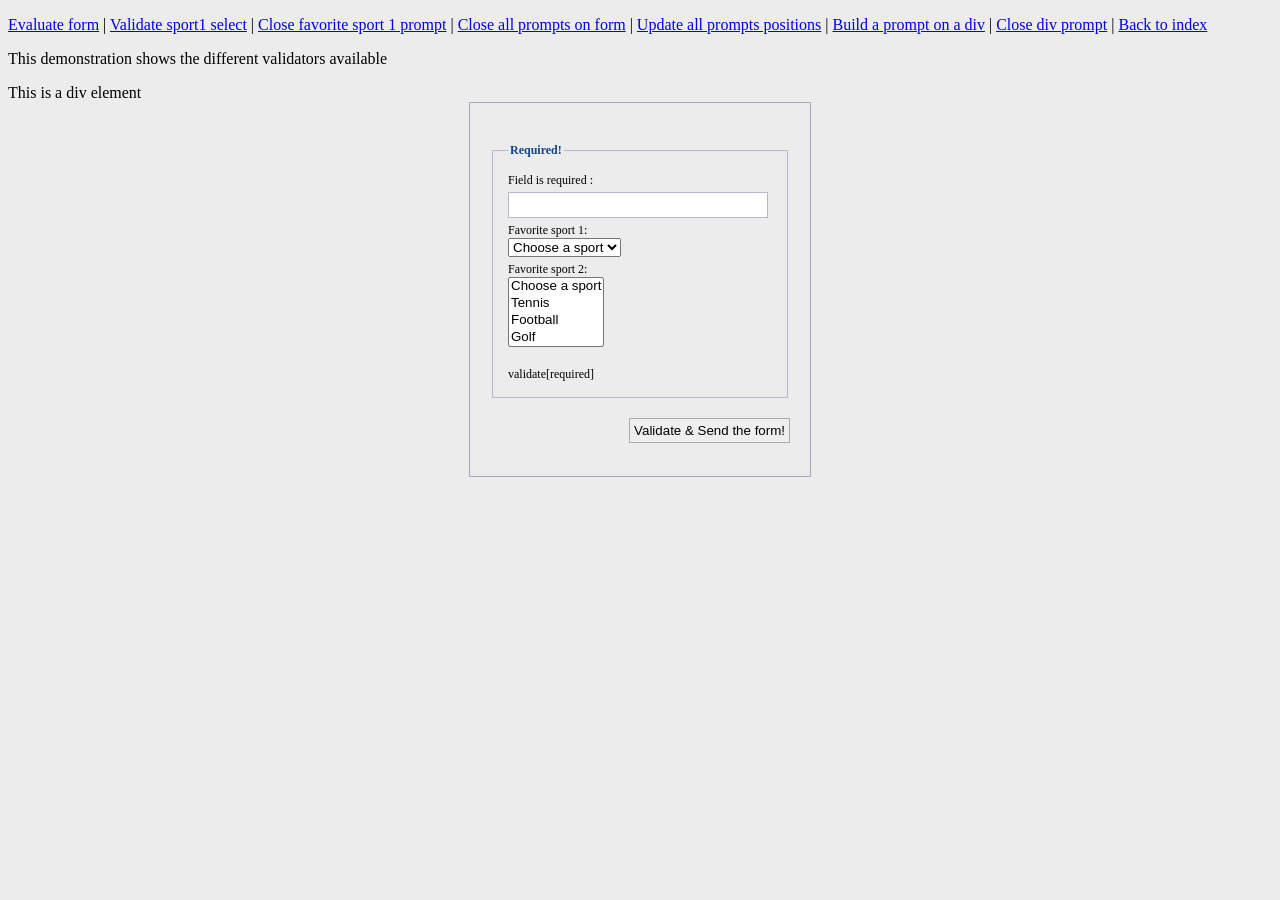
<file: customShiftSMC/extensions/jquery-form-validation-engine/demos/demoAttr.html>
<!DOCTYPE html>
<html>
<head>
	<meta http-equiv="Content-type" content="text/html; charset=utf-8" />
	<title>JQuery Validation Engine</title>
	<link rel="stylesheet" href="../css/validationEngine.jquery.css" type="text/css"/>
	<link rel="stylesheet" href="../css/template.css" type="text/css"/>
	<script src="../js/jquery-1.8.2.min.js" type="text/javascript">
	</script>
	<script src="../js/languages/jquery.validationEngine-en.js" type="text/javascript" charset="utf-8">
	</script>
	<script src="../js/jquery.validationEngine.js" type="text/javascript" charset="utf-8">
	</script>
	<script>
		jQuery(document).ready(function(){
			// binds form submission and fields to the validation engine
			jQuery("#formID").validationEngine();
		});

		/**
		*
		* @param {jqObject} the field where the validation applies
		* @param {Array[String]} validation rules for this field
		* @param {int} rule index
		* @param {Map} form options
		* @return an error string if validation failed
		*/
		function checkHELLO(field, rules, i, options){
			if (field.val() != "HELLO") {
				// this allows to use i18 for the error msgs
				return options.allrules.validate2fields.alertText;
			}
		}
	</script>
</head>
<body>
	<p>
		<a href="#" onclick="alert('is the form valid? '+jQuery('#formID').validationEngine('validate'))">Evaluate form</a>
		| <a href="#" onclick="jQuery('#sport').validationEngine('validate')">Validate sport1 select</a>
		| <a href="#" onclick="jQuery('#sport').validationEngine('hide')">Close favorite sport 1 prompt</a>
		| <a href="#" onclick="jQuery('#formID').validationEngine('hide')">Close all prompts on form</a>
		| <a href="#" onclick="jQuery('#formID').validationEngine('updatePromptsPosition')">Update all prompts positions</a>
		| <a href="#" onclick="jQuery('#test').validationEngine('showPrompt', 'This is an example', 'pass')">Build a prompt on a div</a>
		| <a href="#" onclick="jQuery('#test').validationEngine('hide')">Close div prompt</a>
		| <a href="../index.html" >Back to index</a>
	</p>
	<p>
		This demonstration shows the different validators available
		<br/>
	</p>
	<div id="test" class="test" style="width:150px;">This is a div element</div>
	<form id="formID" class="formular" method="post">
		<fieldset>
			<legend>
				Required!
			</legend>
			<label>
				<span>Field is required : </span>
				<input value=""   data-validation-engine="validate[required]" class="text-input" type="text" name="req" id="req" />
			</label>
			<label>
				<span>Favorite sport 1:</span>
				<select name="sport" id="sport" data-validation-engine="validate[required]">
					<option value="">Choose a sport</option>
					<option value="option1">Tennis</option>
					<option value="option2">Football</option>
					<option value="option3">Golf</option>
				</select>
			</label>
			<label>
				<span>Favorite sport 2:</span>
				<select name="sport2" id="sport2" multiple data-validation-engine="validate[required]">
					<option value="">Choose a sport</option>
					<option value="option1">Tennis</option>
					<option value="option2">Football</option>
					<option value="option3">Golf</option>
				</select>
			</label>
			<br/>
			validate[required]
		</fieldset>

		<input class="submit" type="submit" value="Validate &amp; Send the form!"/><hr/>
	</form>
</body>
</html>
</file>
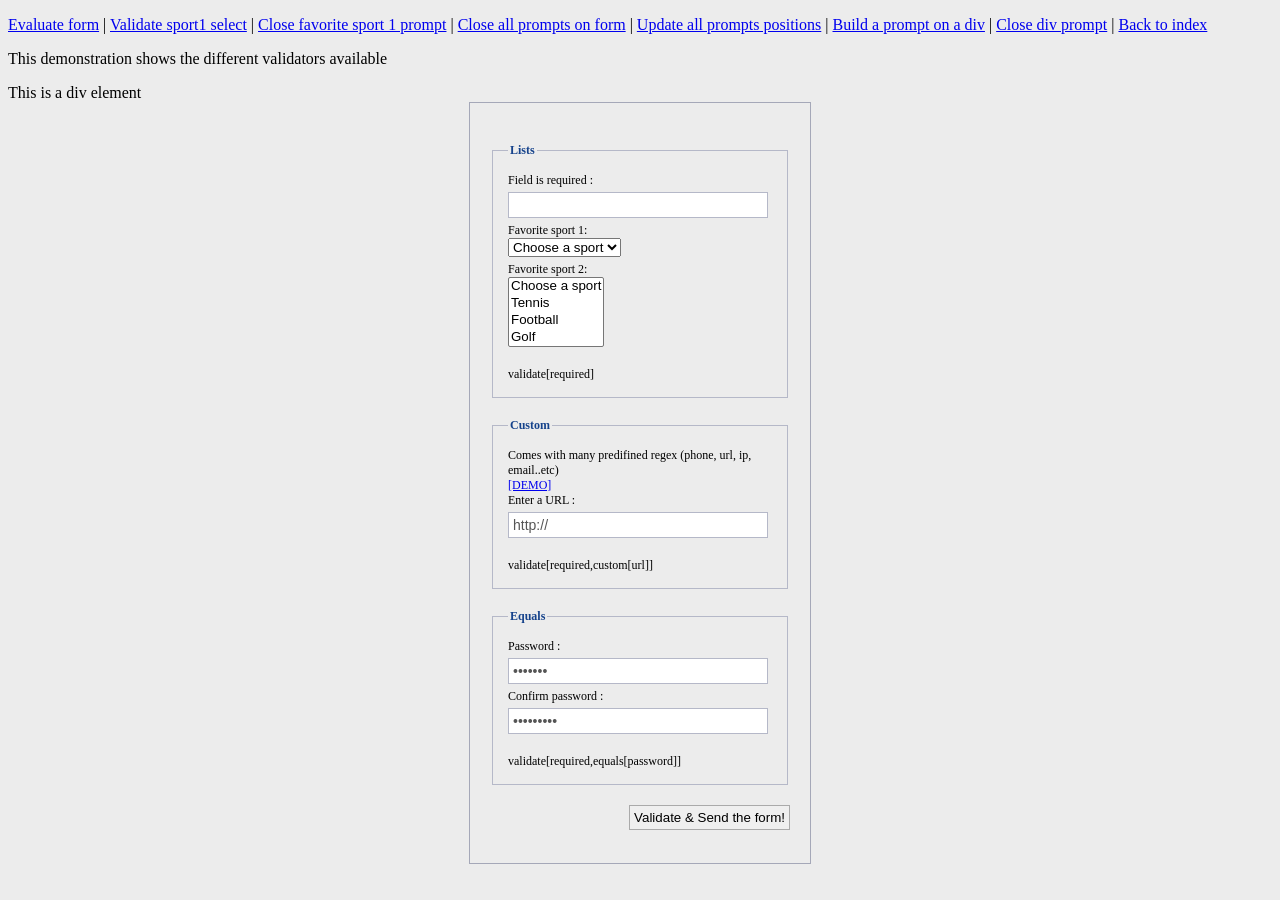
<file: customShiftSMC/extensions/jquery-form-validation-engine/demos/demoAutoHide.html>
<!DOCTYPE html>
<html>
<head>
	<meta http-equiv="Content-type" content="text/html; charset=utf-8" />
	<title>JQuery Validation Engine</title>
	<link rel="stylesheet" href="../css/validationEngine.jquery.css" type="text/css"/>
	<link rel="stylesheet" href="../css/template.css" type="text/css"/>
	<script src="../js/jquery-1.8.2.min.js" type="text/javascript">
	</script>
	<script src="../js/languages/jquery.validationEngine-en.js" type="text/javascript" charset="utf-8">
	</script>
	<script src="../js/jquery.validationEngine.js" type="text/javascript" charset="utf-8">
	</script>
	<script>
		jQuery(document).ready(function(){
			// binds form submission and fields to the validation engine
			jQuery("#formID").validationEngine({autoHidePrompt:true});
		});

		/**
		*
		* @param {jqObject} the field where the validation applies
		* @param {Array[String]} validation rules for this field
		* @param {int} rule index
		* @param {Map} form options
		* @return an error string if validation failed
		*/
		function checkHELLO(field, rules, i, options){
			if (field.val() != "HELLO") {
				// this allows to use i18 for the error msgs
				return options.allrules.validate2fields.alertText;
			}
		}
	</script>
</head>
<body>
	<p>
		<a href="#" onclick="alert('is the form valid? '+jQuery('#formID').validationEngine('validate'))">Evaluate form</a>
		| <a href="#" onclick="jQuery('#sport').validationEngine('validate')">Validate sport1 select</a>
		| <a href="#" onclick="jQuery('#sport').validationEngine('hide')">Close favorite sport 1 prompt</a>
		| <a href="#" onclick="jQuery('#formID').validationEngine('hide')">Close all prompts on form</a>
		| <a href="#" onclick="jQuery('#formID').validationEngine('updatePromptsPosition')">Update all prompts positions</a>
		| <a href="#" onclick="jQuery('#test').validationEngine('showPrompt', 'This is an example', 'pass')">Build a prompt on a div</a>
		| <a href="#" onclick="jQuery('#test').validationEngine('hide')">Close div prompt</a>
		| <a href="../index.html" >Back to index</a>
	</p>
	<p>
		This demonstration shows the different validators available
		<br/>
	</p>
	<div id="test" class="test" style="width:150px;">This is a div element</div>
	<form id="formID" class="formular" method="post" action="">
		<fieldset>
			<legend>
				Lists
			</legend>
			<label>
				<span>Field is required : </span>
				<input value="" class="validate[required] text-input" type="text" name="req" id="req" />
			</label>
			<label>
				<span>Favorite sport 1:</span>
				<select name="sport" id="sport" class="validate[required]">
					<option value="">Choose a sport</option>
					<option value="option1">Tennis</option>
					<option value="option2">Football</option>
					<option value="option3">Golf</option>
				</select>
			</label>
			<label>
				<span>Favorite sport 2:</span>
				<select name="sport2" id="sport2" multiple class="validate[required]">
					<option value="">Choose a sport</option>
					<option value="option1">Tennis</option>
					<option value="option2">Football</option>
					<option value="option3">Golf</option>
				</select>
			</label>
			<br/>
			validate[required]
		</fieldset>
			
		<fieldset>
			<legend>
				Custom
			</legend>
			<label>
				<div> Comes with many predifined regex (phone, url, ip, email..etc) </div><a href="demoRegExp.html">[DEMO]</a>
				<br/>
				<span>Enter a URL : </span>
				<input value="http://" class="validate[required,custom[url]] text-input" type="text" name="url" id="url" />
				<br/>
				validate[required,custom[url]]
			</label>
		</fieldset>
			
		<fieldset>
			<legend>
				Equals
			</legend>
			<label>
				<span>Password : </span>
				<input value="karnius" class="validate[required] text-input" type="password" name="password" id="password" />
			</label>
			<label>
				<span>Confirm password : </span>
				<input value="kaniusBAD" class="validate[required,equals[password]] text-input" type="password" name="password2" id="password2" />
				<br/>
				validate[required,equals[password]]
			</label>
		</fieldset>
		<input class="submit" type="submit" value="Validate & Send the form!"/><hr/>
	</form>
</body>
</html>
</file>
<file: customShiftSMC/scripts/ckeditor/samples/sample.css>
/*
Copyright (c) 2003-2014, CKSource - Frederico Knabben. All rights reserved.
For licensing, see LICENSE.md or http://ckeditor.com/license
*/

html, body, h1, h2, h3, h4, h5, h6, div, span, blockquote, p, address, form, fieldset, img, ul, ol, dl, dt, dd, li, hr, table, td, th, strong, em, sup, sub, dfn, ins, del, q, cite, var, samp, code, kbd, tt, pre
{
	line-height: 1.5;
}

body
{
	padding: 10px 30px;
}

input, textarea, select, option, optgroup, button, td, th
{
	font-size: 100%;
}

pre, code, kbd, samp, tt
{
	font-family: monospace,monospace;
	font-size: 1em;
}

body {
    width: 960px;
    margin: 0 auto;
}

code
{
	background: #f3f3f3;
	border: 1px solid #ddd;
	padding: 1px 4px;

	-moz-border-radius: 3px;
	-webkit-border-radius: 3px;
	border-radius: 3px;
}

abbr
{
	border-bottom: 1px dotted #555;
	cursor: pointer;
}

.new, .beta
{
	text-transform: uppercase;
	font-size: 10px;
	font-weight: bold;
	padding: 1px 4px;
	margin: 0 0 0 5px;
	color: #fff;
	float: right;

	-moz-border-radius: 3px;
	-webkit-border-radius: 3px;
	border-radius: 3px;
}

.new
{
	background: #FF7E00;
	border: 1px solid #DA8028;
	text-shadow: 0 1px 0 #C97626;

	-moz-box-shadow: 0 2px 3px 0 #FFA54E inset;
	-webkit-box-shadow: 0 2px 3px 0 #FFA54E inset;
	box-shadow: 0 2px 3px 0 #FFA54E inset;
}

.beta
{
	background: #18C0DF;
	border: 1px solid #19AAD8;
	text-shadow: 0 1px 0 #048CAD;
	font-style: italic;

	-moz-box-shadow: 0 2px 3px 0 #50D4FD inset;
	-webkit-box-shadow: 0 2px 3px 0 #50D4FD inset;
	box-shadow: 0 2px 3px 0 #50D4FD inset;
}

h1.samples
{
	color: #0782C1;
	font-size: 200%;
	font-weight: normal;
	margin: 0;
	padding: 0;
}

h1.samples a
{
	color: #0782C1;
	text-decoration: none;
	border-bottom: 1px dotted #0782C1;
}

.samples a:hover
{
	border-bottom: 1px dotted #0782C1;
}

h2.samples
{
	color: #000000;
	font-size: 130%;
	margin: 15px 0 0 0;
	padding: 0;
}

p, blockquote, address, form, pre, dl, h1.samples, h2.samples
{
	margin-bottom: 15px;
}

ul.samples
{
	margin-bottom: 15px;
}

.clear
{
	clear: both;
}

fieldset
{
	margin: 0;
	padding: 10px;
}

body, input, textarea
{
	color: #333333;
	font-family: Arial, Helvetica, sans-serif;
}

body
{
	font-size: 75%;
}

a.samples
{
	color: #189DE1;
	text-decoration: none;
}

form
{
	margin: 0;
	padding: 0;
}

pre.samples
{
	background-color: #F7F7F7;
	border: 1px solid #D7D7D7;
	overflow: auto;
	padding: 0.25em;
	white-space: pre-wrap; /* CSS 2.1 */
	word-wrap: break-word; /* IE7 */
	-moz-tab-size: 4;
	-o-tab-size: 4;
	-webkit-tab-size: 4;
	tab-size: 4;
}

#footer
{
	clear: both;
	padding-top: 10px;
}

#footer hr
{
	margin: 10px 0 15px 0;
	height: 1px;
	border: solid 1px gray;
	border-bottom: none;
}

#footer p
{
	margin: 0 10px 10px 10px;
	float: left;
}

#footer #copy
{
	float: right;
}

#outputSample
{
	width: 100%;
	table-layout: fixed;
}

#outputSample thead th
{
	color: #dddddd;
	background-color: #999999;
	padding: 4px;
	white-space: nowrap;
}

#outputSample tbody th
{
	vertical-align: top;
	text-align: left;
}

#outputSample pre
{
	margin: 0;
	padding: 0;
}

.description
{
	border: 1px dotted #B7B7B7;
	margin-bottom: 10px;
	padding: 10px 10px 0;
	overflow: hidden;
}

label
{
	display: block;
	margin-bottom: 6px;
}

/**
 *	CKEditor editables are automatically set with the "cke_editable" class
 *	plus cke_editable_(inline|themed) depending on the editor type.
 */

/* Style a bit the inline editables. */
.cke_editable.cke_editable_inline
{
	cursor: pointer;
}

/* Once an editable element gets focused, the "cke_focus" class is
   added to it, so we can style it differently. */
.cke_editable.cke_editable_inline.cke_focus
{
	box-shadow: inset 0px 0px 20px 3px #ddd, inset 0 0 1px #000;
	outline: none;
	background: #eee;
	cursor: text;
}

/* Avoid pre-formatted overflows inline editable. */
.cke_editable_inline pre
{
	white-space: pre-wrap;
	word-wrap: break-word;
}

/**
 *	Samples index styles.
 */

.twoColumns,
.twoColumnsLeft,
.twoColumnsRight
{
	overflow: hidden;
}

.twoColumnsLeft,
.twoColumnsRight
{
	width: 45%;
}

.twoColumnsLeft
{
	float: left;
}

.twoColumnsRight
{
	float: right;
}

dl.samples
{
	padding: 0 0 0 40px;
}
dl.samples > dt
{
	display: list-item;
	list-style-type: disc;
	list-style-position: outside;
	margin: 0 0 3px;
}
dl.samples > dd
{
	margin: 0 0 3px;
}
.warning
{
    color: #ff0000;
	background-color: #FFCCBA;
    border: 2px dotted #ff0000;
	padding: 15px 10px;
	margin: 10px 0;
}

/* Used on inline samples */

blockquote
{
	font-style: italic;
	font-family: Georgia, Times, "Times New Roman", serif;
	padding: 2px 0;
	border-style: solid;
	border-color: #ccc;
	border-width: 0;
}

.cke_contents_ltr blockquote
{
	padding-left: 20px;
	padding-right: 8px;
	border-left-width: 5px;
}

.cke_contents_rtl blockquote
{
	padding-left: 8px;
	padding-right: 20px;
	border-right-width: 5px;
}

img.right {
    border: 1px solid #ccc;
    float: right;
    margin-left: 15px;
    padding: 5px;
}

img.left {
    border: 1px solid #ccc;
    float: left;
    margin-right: 15px;
    padding: 5px;
}
</file>
<file: customShiftSMC/extensions/jquery-form-validation-engine/css/style.css>
body{
  background:url(../images/bg.jpg);
  text-shadow: 1px 1px 0px white;
  margin: 0;
  font-family: "Helvetica Neue",Helvetica,Arial,sans-serif;
  font-size: 13px;
  line-height: 18px;
  color: #333;
}

h1, h2, h3, h4, h5, h6 {
  margin: 0;
  font-family: inherit;
  font-weight: bold;
  color: inherit;
  text-rendering: optimizelegibility;
}
h1 {
  font-size: 30px;
  line-height: 36px;
  padding: 50px 0 20px;
}
#websiteContainer{
  background:url(../images/bg2.png) top left no-repeat;
  height: 529px;
}
.containerRelease{
  width:780px;
  margin-left:230px;
}
</file>
<file: customShiftSMC/extensions/jquery-form-validation-engine/css/releasenotes.plugin.css>
.milestoneContainer{
  padding-bottom:35px;
  margin-bottom:10px;
}
	.milestoneContainer.separator{background:url("../images/lineseparator.png") bottom center no-repeat;}
	.milestoneContainer .cursor:hover{cursor:pointer;}

h3.release {margin:0 0 2px 0;font-size:19px;}
p.dateRelease{margin:0 0 10px 0; font-size:14px;}

	.milestoneContainer  .body p{padding:5px 0; margin:0;}
	.milestoneContainer pre {
	    display: block;
	    padding: 8.5px;
	    margin: 0 0 9px;
	    font-size: 12.025px;
	    line-height: 18px;
	    background-color: whiteSmoke;
	    border: 1px solid #CCC;
	    border: 1px solid rgba(0, 0, 0, 0.15);
	    -webkit-border-radius: 4px;
	    -moz-border-radius: 4px;
	    border-radius: 4px;
	    white-space: pre;
	    white-space: pre-wrap;
	    word-break: break-all;
	    word-wrap: break-word;
	}
	.milestoneContainer code, .milestoneContainer pre {
	    padding: 0 3px 2px;
	    font-family: Menlo,Monaco,"Courier New",monospace;
	    font-size: 12px;
	    color: #333;
	    -webkit-border-radius: 3px;
	    -moz-border-radius: 3px;
	    border-radius: 3px;
	}


	/* BUTTONS */
	.milestoneContainer .btn {
	  display: inline-block;
	  text-decoration:none;
	  *display: inline;
	  /* IE7 inline-block hack */

	  *zoom: 1;
	  padding: 4px 10px 4px;
	  margin-bottom: 0;
	  font-size: 13px;
	  line-height: 18px;
	  color: #333333;
	  text-align: center;
	  text-shadow: 0 1px 1px rgba(255, 255, 255, 0.75);
	  vertical-align: middle;
	  background-color: #f5f5f5;
	  background-image: -moz-linear-gradient(top, #ffffff, #e6e6e6);
	  background-image: -ms-linear-gradient(top, #ffffff, #e6e6e6);
	  background-image: -webkit-gradient(linear, 0 0, 0 100%, from(#ffffff), to(#e6e6e6));
	  background-image: -webkit-linear-gradient(top, #ffffff, #e6e6e6);
	  background-image: -o-linear-gradient(top, #ffffff, #e6e6e6);
	  background-image: linear-gradient(top, #ffffff, #e6e6e6);
	  background-repeat: repeat-x;
	  filter: progid:DXImageTransform.Microsoft.gradient(startColorstr='#ffffff', endColorstr='#e6e6e6', GradientType=0);
	  border-color: #e6e6e6 #e6e6e6 #bfbfbf;
	  border-color: rgba(0, 0, 0, 0.1) rgba(0, 0, 0, 0.1) rgba(0, 0, 0, 0.25);
	  filter: progid:dximagetransform.microsoft.gradient(enabled=false);
	  border: 1px solid #cccccc;
	  border-bottom-color: #b3b3b3;
	  -webkit-border-radius: 4px;
	  -moz-border-radius: 4px;
	  border-radius: 4px;
	  -webkit-box-shadow: inset 0 1px 0 rgba(255, 255, 255, 0.2), 0 1px 2px rgba(0, 0, 0, 0.05);
	  -moz-box-shadow: inset 0 1px 0 rgba(255, 255, 255, 0.2), 0 1px 2px rgba(0, 0, 0, 0.05);
	  box-shadow: inset 0 1px 0 rgba(255, 255, 255, 0.2), 0 1px 2px rgba(0, 0, 0, 0.05);
	  cursor: pointer;
	  *margin-left: .3em;
	}
	.milestoneContainer .btn:hover,
	.milestoneContainer .btn:active{
	  background-color: #e6e6e6;
	}
	.milestoneContainer .btn:active,
	.milestoneContainer .btn.active {
	  background-color: #cccccc \9;
	}
	.milestoneContainer .btn:first-child {
	  *margin-left: 0;
	}
	.milestoneContainer .btn:hover {
	  color: #333333;
	  text-decoration: none;
	  background-color: #e6e6e6;
	  background-position: 0 -15px;
	  -webkit-transition: background-position 0.1s linear;
	  -moz-transition: background-position 0.1s linear;
	  -ms-transition: background-position 0.1s linear;
	  -o-transition: background-position 0.1s linear;
	  transition: background-position 0.1s linear;
	}
	.milestoneContainer .btn:focus {
	  outline: thin dotted #333;
	  outline: 5px auto -webkit-focus-ring-color;
	  outline-offset: -2px;
	}
	.milestoneContainer .btn:active {
	  background-image: none;
	  -webkit-box-shadow: inset 0 2px 4px rgba(0, 0, 0, 0.15), 0 1px 2px rgba(0, 0, 0, 0.05);
	  -moz-box-shadow: inset 0 2px 4px rgba(0, 0, 0, 0.15), 0 1px 2px rgba(0, 0, 0, 0.05);
	  box-shadow: inset 0 2px 4px rgba(0, 0, 0, 0.15), 0 1px 2px rgba(0, 0, 0, 0.05);
	  background-color: #e6e6e6;
	  background-color: #d9d9d9 \9;
	  outline: 0;
	}


	/* ISSUE DESCRIPTION */
	.milestoneContainer .date{
	    font-size:14px;
	}
	.milestoneContainer .cmeta .date {font-size:11px;}
	.milestoneContainer  .issue{
	  padding-bottom: 3px;
	  list-style-type:disc;
	  display:list-item;
	  margin-left:20px;
	}
	.milestoneContainer .issues{
	    color:#555;
	}
	.milestoneContainer .issueTitle{
	    line-height:24px;
	    font-size:13px;
	}
	.milestoneContainer .label{
	    display:inline-block;
	    font-weight:bold;
	    line-height: 13px;
	    color: white;
	    vertical-align: middle;
	    white-space: nowrap;
	    font-size:11px;
	    color:#fff;
	    text-shadow: 1px 1px 0 #444;
	    padding:3px 4px;
	    border-radius:5px;
	    margin-top: -6px;
	    margin-right:5px;
	}


	.milestoneContainer .btnComments{
	    margin:-8px 0 15px 63px ;
	}

	.milestoneContainer .hidden{display:none;}
	.milestoneContainer .content-body{
	    padding-top:10px;
	    margin-top:15px;
	    border-top:1px solid #CACACA;
	}
	.milestoneContainer .normal-comment .content-body{
	    padding-top: 0px;
	    margin-top: 0px;
	    border-top: none;
	}

	/* COMMENTS */

	.milestoneContainer .new-comments .bubble .comment { margin: 0 }
	.milestoneContainer .view-pull-request .new-comments .bubble .commit-comment { margin-top: 3px }
	.milestoneContainer .new-comments .bubble .commit-comment.thread-start { margin-top: 0 }
	.milestoneContainer .bubble .comment-form { margin: 0 }

	.milestoneContainer .avatar-bubble {
	    margin: 20px 0;
	    padding-left: 60px;
	    background: url('../images/bubble-arrow.png') 51px 20px no-repeat;
	}
	.milestoneContainer .avatar-bubble>.avatar {
	    position: relative;
	    float: left;
	    margin-left: -60px;
	}
	.bubble {
	    padding: 3px;
	    background: #eee;
	    border-radius: 3px;
	}
	.milestoneContainer .avatar-bubble .form-actions { margin-top: 10px }
	.milestoneContainer .bubble .file-box { margin-bottom: 0 }

	.milestoneContainer .avatar img { border-radius: 3px }

	.milestoneContainer .starting-comment {
	    margin: 0;
	    background: #fff;
	    padding:0px;
	    border: 1px solid #CACACA;
	    border-radius: 2px;
	}
	.milestoneContainer  .normal-comment .starting-comment{ padding:10px;}
	.milestoneContainer .starting-comment .content-title { border-bottom: none }
	.milestoneContainer .starting-comment h2.content-title {
	    margin: 0 0 -6px;
	    font-size: 20px;
	    font-weight: bold;
	}
	.milestoneContainer .starting-comment .body p.author {
	    margin: 0px 0 0;
	    color: #666;
	    font-size: 12px;
	}
	.milestoneContainer .starting-comment p.author a {
	    font-weight: bold;
	    color: #666;
	}
	.milestoneContainer .new-comments .starting-comment .body {
	    padding: 0 10px;
	    font-size: 13px;
	    background: #fff;
	}
	.milestoneContainer .comment .cmeta {
	    height: 33px;
	    padding: 0 10px;
	    border-bottom: 1px solid #CCC;
	    background-color: #F8F8F8;
	    background-image: -moz-linear-gradient(#F8F8F8,#E1E1E1);
	    background-image: -webkit-linear-gradient(#F8F8F8,#E1E1E1);
	    -ms-filter: "progid:DXImageTransform.Microsoft.gradient(startColorstr='#f8f8f8',endColorstr='#e1e1e1',GradientType=0)";
	}
	.milestoneContainer .comment .cmeta p.author {
	    margin: 0;
	    float: left;
	    max-width: 600px;
	    font-size: 12px;
	    height: 33px;
	    line-height: 33px;
	    text-shadow: 1px 1px 0 rgba(255, 255, 255, 0.7);
	    overflow: hidden;
	    white-space: nowrap;
	    text-overflow: ellipsis;
	}

	.milestoneContainer .comment .cmeta .icon {
	    display: inline-block;
	    margin-top: -2px;
	    margin-left: 0px;
	    width: 16px;
	    height: 16px;
	    vertical-align: middle;
	    background: url('../images/icons.png') 0 0 no-repeat;
	}
	.milestoneContainer .comment .cmeta p.author a {
	    color: #222;
	}

	.milestoneContainer  .comment .cmeta p.info {
	    float: right;
	    margin: 0;
	    font-size: 11px;
	    height: 33px;
	    line-height: 33px;
	}

	.milestoneContainer .comment > .body {
	    position: relative;
	    padding: 10px;
	    color: #333;
	    font-size: 12px;
	    background: #FBFBFB;
	}
</file>
<file: customShiftSMC/extensions/admin-lte/css/AdminLTE.css>
@import url(//fonts.googleapis.com/css?family=Source+Sans+Pro:300,400,600,700,300italic,400italic,600italic);
@import url(//fonts.googleapis.com/css?family=Kaushan+Script);
/*! 
 *   AdminLTE v1.2
 *   Author: AlmsaeedStudio.com
 *   License: Open source - MIT
 *           Please visit http://opensource.org/licenses/MIT for more information
!*/
/*
    Core: General style
----------------------------
*/
html,
body {
  overflow-x: hidden!important;
  font-family: 'Source Sans Pro', sans-serif;
  -webkit-font-smoothing: antialiased;
  min-height: 100%;
  background: #f9f9f9;
}
a {
  color: #3c8dbc;
}
a:hover,
a:active,
a:focus {
  outline: none;
  text-decoration: none;
  color: #72afd2;
}
/* Layouts */
.wrapper {
  min-height: 100%;
}
.wrapper:before,
.wrapper:after {
  display: table;
  content: " ";
}
.wrapper:after {
  clear: both;
}
/* Header */
body > .header {
  position: absolute;
  top: 0;
  left: 0;
  right: 0;
  z-index: 1030;
}
/* Define 2 column template */
.right-side,
.left-side {
  min-height: 100%;
  display: block;
}
/*right side - contins main content*/
.right-side {
  background-color: #f9f9f9;
  margin-left: 220px;
}
/*left side - contains sidebar*/
.left-side {
  position: absolute;
  width: 220px;
  top: 0;
}
@media screen and (min-width: 992px) {
  .left-side {
    top: 50px;
  }
  /*Right side strech mode*/
  .right-side.strech {
    margin-left: 0;
  }
  .right-side.strech > .content-header {
    margin-top: 0px;
  }
  /* Left side collapse */
  .left-side.collapse-left {
    left: -220px;
  }
}
/*Give content full width on xs screens*/
@media screen and (max-width: 992px) {
  .right-side {
    margin-left: 0;
  }
}
/*
    By default the layout is not fixed but if you add the class .fixed to the body element
    the sidebar and the navbar will automatically become poisitioned fixed
*/
body.fixed > .header,
body.fixed .left-side,
body.fixed .navbar {
  position: fixed;
}
body.fixed > .header {
  top: 0;
  right: 0;
  left: 0;
}
body.fixed .navbar {
  left: 0;
  right: 0;
}
body.fixed .wrapper {
  margin-top: 50px;
}
/* Content */
.content {
  padding: 20px 15px;
  background: #f9f9f9;
  overflow: auto;
}
/* Utility */
/* H1 - H6 font */
h1,
h2,
h3,
h4,
h5,
h6,
.h1,
.h2,
.h3,
.h4,
.h5,
.h6 {
  font-family: 'Source Sans Pro', sans-serif;
}
/* Page Header */
.page-header {
  margin: 10px 0 20px 0;
  font-size: 22px;
}
.page-header > small {
  color: #666;
  display: block;
  margin-top: 5px;
}
/* All images should be responsive */
img {
  max-width: 100% !important;
}
.sort-highlight {
  background: #f4f4f4;
  border: 1px dashed #ddd;
  margin-bottom: 10px;
}
/* 10px padding and margins */
.pad {
  padding: 10px;
}
.margin {
  margin: 10px;
}
/* Display inline */
.inline {
  display: inline;
  width: auto;
}
/* Background colors */
.bg-red,
.bg-yellow,
.bg-aqua,
.bg-blue,
.bg-light-blue,
.bg-green,
.bg-navy,
.bg-teal,
.bg-olive,
.bg-lime,
.bg-orange,
.bg-fuchsia,
.bg-purple,
.bg-maroon,
.bg-black {
  color: #f9f9f9 !important;
}
.bg-gray {
  background-color: #eaeaec !important;
}
.bg-black {
  background-color: #222222 !important;
}
.bg-red {
  background-color: #f56954 !important;
}
.bg-yellow {
  background-color: #f39c12 !important;
}
.bg-aqua {
  background-color: #00c0ef !important;
}
.bg-blue {
  background-color: #0073b7 !important;
}
.bg-light-blue {
  background-color: #3c8dbc !important;
}
.bg-green {
  background-color: #00a65a !important;
}
.bg-navy {
  background-color: #001f3f !important;
}
.bg-teal {
  background-color: #39cccc !important;
}
.bg-olive {
  background-color: #3d9970 !important;
}
.bg-lime {
  background-color: #01ff70 !important;
}
.bg-orange {
  background-color: #ff851b !important;
}
.bg-fuchsia {
  background-color: #f012be !important;
}
.bg-purple {
  background-color: #932ab6 !important;
}
.bg-maroon {
  background-color: #85144b !important;
}
/* Text colors */
.text-red {
  color: #f56954 !important;
}
.text-yellow {
  color: #f39c12 !important;
}
.text-aqua {
  color: #00c0ef !important;
}
.text-blue {
  color: #0073b7 !important;
}
.text-black {
  color: #222222 !important;
}
.text-light-blue {
  color: #3c8dbc !important;
}
.text-green {
  color: #00a65a !important;
}
.text-navy {
  color: #001f3f !important;
}
.text-teal {
  color: #39cccc !important;
}
.text-olive {
  color: #3d9970 !important;
}
.text-lime {
  color: #01ff70 !important;
}
.text-orange {
  color: #ff851b !important;
}
.text-fuchsia {
  color: #f012be !important;
}
.text-purple {
  color: #932ab6 !important;
}
.text-maroon {
  color: #85144b !important;
}
/*Hide elements by display none only*/
.hide {
  display: none !important;
}
/* Remove borders */
.no-border {
  border: 0px !important;
}
/* Remove padding */
.no-padding {
  padding: 0px !important;
}
/* Remove margins */
.no-margin {
  margin: 0px !important;
}
/* Remove box shadow */
.no-shadow {
  box-shadow: none!important;
}
/* Don't display when printing */
@media print {
  .no-print {
    display: none !important;
  }
  .left-side,
  .header,
  .content-header {
    display: none;
  }
  .right-side {
    margin: 0;
  }
}
/* Remove border radius */
.flat {
  -webkit-border-radius: 0 !important;
  -moz-border-radius: 0 !important;
  border-radius: 0 !important;
}
/* Change the color of the striped tables */
.table-striped > tbody > tr:nth-child(odd) > td,
.table-striped > tbody > tr:nth-child(odd) > th {
  background-color: #f3f4f5;
}
.table.no-border,
.table.no-border td,
.table.no-border th {
  border: 0;
}
/* .text-center in tables */
table.text-center,
table.text-center td,
table.text-center th {
  text-align: center;
}
.table.align th {
  text-align: left;
}
.table.align td {
  text-align: right;
}
.text-bold,
.text-bold.table td,
.text-bold.table th {
  font-weight: 700;
}
.border-radius-none {
  -webkit-border-radius: 0 !important;
  -moz-border-radius: 0 !important;
  border-radius: 0 !important;
}
/* _fix for sparkline tooltip */
.jqstooltip {
  padding: 5px!important;
  width: auto!important;
  height: auto!important;
}
/*
Gradient Background colors
*/
.bg-teal-gradient {
  background: #39cccc !important;
  background: -webkit-gradient(linear, left bottom, left top, color-stop(0, #39cccc), color-stop(1, #7adddd)) !important;
  background: -ms-linear-gradient(bottom, #39cccc, #7adddd) !important;
  background: -moz-linear-gradient(center bottom, #39cccc 0%, #7adddd 100%) !important;
  background: -o-linear-gradient(#7adddd, #39cccc) !important;
  filter: progid:DXImageTransform.Microsoft.gradient(startColorstr='#7adddd', endColorstr='#39cccc', GradientType=0) !important;
  color: #fff;
}
.bg-light-blue-gradient {
  background: #3c8dbc !important;
  background: -webkit-gradient(linear, left bottom, left top, color-stop(0, #3c8dbc), color-stop(1, #67a8ce)) !important;
  background: -ms-linear-gradient(bottom, #3c8dbc, #67a8ce) !important;
  background: -moz-linear-gradient(center bottom, #3c8dbc 0%, #67a8ce 100%) !important;
  background: -o-linear-gradient(#67a8ce, #3c8dbc) !important;
  filter: progid:DXImageTransform.Microsoft.gradient(startColorstr='#67a8ce', endColorstr='#3c8dbc', GradientType=0) !important;
  color: #fff;
}
.bg-blue-gradient {
  background: #0073b7 !important;
  background: -webkit-gradient(linear, left bottom, left top, color-stop(0, #0073b7), color-stop(1, #0089db)) !important;
  background: -ms-linear-gradient(bottom, #0073b7, #0089db) !important;
  background: -moz-linear-gradient(center bottom, #0073b7 0%, #0089db 100%) !important;
  background: -o-linear-gradient(#0089db, #0073b7) !important;
  filter: progid:DXImageTransform.Microsoft.gradient(startColorstr='#0089db', endColorstr='#0073b7', GradientType=0) !important;
  color: #fff;
}
.bg-aqua-gradient {
  background: #00c0ef !important;
  background: -webkit-gradient(linear, left bottom, left top, color-stop(0, #00c0ef), color-stop(1, #14d1ff)) !important;
  background: -ms-linear-gradient(bottom, #00c0ef, #14d1ff) !important;
  background: -moz-linear-gradient(center bottom, #00c0ef 0%, #14d1ff 100%) !important;
  background: -o-linear-gradient(#14d1ff, #00c0ef) !important;
  filter: progid:DXImageTransform.Microsoft.gradient(startColorstr='#14d1ff', endColorstr='#00c0ef', GradientType=0) !important;
  color: #fff;
}
.bg-yellow-gradient {
  background: #f39c12 !important;
  background: -webkit-gradient(linear, left bottom, left top, color-stop(0, #f39c12), color-stop(1, #f7bc60)) !important;
  background: -ms-linear-gradient(bottom, #f39c12, #f7bc60) !important;
  background: -moz-linear-gradient(center bottom, #f39c12 0%, #f7bc60 100%) !important;
  background: -o-linear-gradient(#f7bc60, #f39c12) !important;
  filter: progid:DXImageTransform.Microsoft.gradient(startColorstr='#f7bc60', endColorstr='#f39c12', GradientType=0) !important;
  color: #fff;
}
.bg-purple-gradient {
  background: #932ab6 !important;
  background: -webkit-gradient(linear, left bottom, left top, color-stop(0, #932ab6), color-stop(1, #b959d9)) !important;
  background: -ms-linear-gradient(bottom, #932ab6, #b959d9) !important;
  background: -moz-linear-gradient(center bottom, #932ab6 0%, #b959d9 100%) !important;
  background: -o-linear-gradient(#b959d9, #932ab6) !important;
  filter: progid:DXImageTransform.Microsoft.gradient(startColorstr='#b959d9', endColorstr='#932ab6', GradientType=0) !important;
  color: #fff;
}
.bg-green-gradient {
  background: #00a65a !important;
  background: -webkit-gradient(linear, left bottom, left top, color-stop(0, #00a65a), color-stop(1, #00ca6d)) !important;
  background: -ms-linear-gradient(bottom, #00a65a, #00ca6d) !important;
  background: -moz-linear-gradient(center bottom, #00a65a 0%, #00ca6d 100%) !important;
  background: -o-linear-gradient(#00ca6d, #00a65a) !important;
  filter: progid:DXImageTransform.Microsoft.gradient(startColorstr='#00ca6d', endColorstr='#00a65a', GradientType=0) !important;
  color: #fff;
}
.bg-red-gradient {
  background: #f56954 !important;
  background: -webkit-gradient(linear, left bottom, left top, color-stop(0, #f56954), color-stop(1, #f89384)) !important;
  background: -ms-linear-gradient(bottom, #f56954, #f89384) !important;
  background: -moz-linear-gradient(center bottom, #f56954 0%, #f89384 100%) !important;
  background: -o-linear-gradient(#f89384, #f56954) !important;
  filter: progid:DXImageTransform.Microsoft.gradient(startColorstr='#f89384', endColorstr='#f56954', GradientType=0) !important;
  color: #fff;
}
.bg-black-gradient {
  background: #222222 !important;
  background: -webkit-gradient(linear, left bottom, left top, color-stop(0, #222222), color-stop(1, #3c3c3c)) !important;
  background: -ms-linear-gradient(bottom, #222222, #3c3c3c) !important;
  background: -moz-linear-gradient(center bottom, #222222 0%, #3c3c3c 100%) !important;
  background: -o-linear-gradient(#3c3c3c, #222222) !important;
  filter: progid:DXImageTransform.Microsoft.gradient(startColorstr='#3c3c3c', endColorstr='#222222', GradientType=0) !important;
  color: #fff;
}
.bg-maroon-gradient {
  background: #85144b !important;
  background: -webkit-gradient(linear, left bottom, left top, color-stop(0, #85144b), color-stop(1, #b11b64)) !important;
  background: -ms-linear-gradient(bottom, #85144b, #b11b64) !important;
  background: -moz-linear-gradient(center bottom, #85144b 0%, #b11b64 100%) !important;
  background: -o-linear-gradient(#b11b64, #85144b) !important;
  filter: progid:DXImageTransform.Microsoft.gradient(startColorstr='#b11b64', endColorstr='#85144b', GradientType=0) !important;
  color: #fff;
}
.connectedSortable {
  min-height: 100px;
}
/*---------------------------------------------------
    LESS Elements 0.9
  ---------------------------------------------------
    A set of useful LESS mixins
    More info at: http://lesselements.com
  ---------------------------------------------------*/
/*
    Components: navbar, logo and content header
-------------------------------------------------
*/
body > .header {
  position: relative;
  max-height: 100px;
  z-index: 1030;
}
body > .header .navbar {
  height: 50px;
  margin-bottom: 0;
  margin-left: 220px;
}
body > .header .navbar .sidebar-toggle {
  float: left;
  padding: 9px 5px;
  margin-top: 8px;
  margin-right: 0;
  margin-bottom: 8px;
  margin-left: 5px;
  background-color: transparent;
  background-image: none;
  border: 1px solid transparent;
  -webkit-border-radius: 0 !important;
  -moz-border-radius: 0 !important;
  border-radius: 0 !important;
}
body > .header .navbar .sidebar-toggle:hover .icon-bar {
  background: #f6f6f6;
}
body > .header .navbar .sidebar-toggle .icon-bar {
  display: block;
  width: 22px;
  height: 2px;
  -webkit-border-radius: 4px;
  -moz-border-radius: 4px;
  border-radius: 4px;
}
body > .header .navbar .sidebar-toggle .icon-bar + .icon-bar {
  margin-top: 4px;
}
body > .header .navbar .nav > li.user > a {
  font-weight: bold;
}
body > .header .navbar .nav > li.user > a > .fa,
body > .header .navbar .nav > li.user > a > .glyphicon,
body > .header .navbar .nav > li.user > a > .ion {
  margin-right: 5px;
}
body > .header .navbar .nav > li > a > .label {
  -webkit-border-radius: 50%;
  -moz-border-radius: 50%;
  border-radius: 50%;
  position: absolute;
  top: 7px;
  right: 2px;
  font-size: 10px;
  font-weight: normal;
  width: 15px;
  height: 15px;
  line-height: 1.0em;
  text-align: center;
  padding: 2px;
}
body > .header .navbar .nav > li > a:hover > .label {
  top: 3px;
}
body > .header .logo {
  float: left;
  font-size: 20px;
  line-height: 50px;
  text-align: center;
  padding: 0 10px;
  width: 220px;
  font-family: 'Kaushan Script', cursive;
  font-weight: 500;
  height: 50px;
  display: block;
}
body > .header .logo .icon {
  margin-right: 10px;
}
.right-side > .content-header {
  position: relative;
  padding: 15px 15px 10px 20px;
}
.right-side > .content-header > h1 {
  margin: 0;
  font-size: 24px;
}
.right-side > .content-header > h1 > small {
  font-size: 15px;
  display: inline-block;
  padding-left: 4px;
  font-weight: 300;
}
.right-side > .content-header > .breadcrumb {
  float: right;
  background: transparent;
  margin-top: 0px;
  margin-bottom: 0;
  font-size: 12px;
  padding: 7px 5px;
  position: absolute;
  top: 15px;
  right: 10px;
  -webkit-border-radius: 2px;
  -moz-border-radius: 2px;
  border-radius: 2px;
}
.right-side > .content-header > .breadcrumb > li > a {
  color: #444;
  text-decoration: none;
}
.right-side > .content-header > .breadcrumb > li > a > .fa,
.right-side > .content-header > .breadcrumb > li > a > .glyphicon,
.right-side > .content-header > .breadcrumb > li > a > .ion {
  margin-right: 5px;
}
.right-side > .content-header > .breadcrumb > li + li:before {
  content: '>\00a0';
}
@media screen and (max-width: 767px) {
  .right-side > .content-header > .breadcrumb {
    position: relative;
    margin-top: 5px;
    top: 0;
    right: 0;
    float: none;
    background: #efefef;
  }
}
@media (max-width: 767px) {
  .navbar .navbar-nav > li {
    float: left;
  }
  .navbar-nav {
    margin: 0;
    float: left;
  }
  .navbar-nav > li > a {
    padding-top: 15px;
    padding-bottom: 15px;
    line-height: 20px;
  }
  .navbar .navbar-right {
    float: right;
  }
}
@media screen and (max-width: 560px) {
  body > .header {
    position: relative;
  }
  body > .header .logo,
  body > .header .navbar {
    width: 100%;
    float: none;
    position: relative!important;
  }
  body > .header .navbar {
    margin: 0;
  }
  body.fixed > .header {
    position: fixed;
  }
  body.fixed > .wrapper,
  body.fixed .sidebar-offcanvas {
    margin-top: 100px!important;
  }
}
/*
    Component: Sidebar
--------------------------
*/
.sidebar {
  margin-bottom: 5px;
}
.sidebar .sidebar-form input:focus {
  -webkit-box-shadow: none;
  -moz-box-shadow: none;
  box-shadow: none;
  border-color: transparent!important;
}
.sidebar .sidebar-menu {
  list-style: none;
  margin: 0;
  padding: 0;
}
.sidebar .sidebar-menu > li {
  margin: 0;
  padding: 0;
}
.sidebar .sidebar-menu > li > a {
  padding: 12px 5px 12px 15px;
  display: block;
}
.sidebar .sidebar-menu > li > a > .fa,
.sidebar .sidebar-menu > li > a > .glyphicon,
.sidebar .sidebar-menu > li > a > .ion {
  width: 20px;
}
.sidebar .sidebar-menu .treeview-menu {
  display: none;
  list-style: none;
  padding: 0;
  margin: 0;
}
.sidebar .sidebar-menu .treeview-menu > li {
  margin: 0;
}
.sidebar .sidebar-menu .treeview-menu > li > a {
  padding: 5px 5px 5px 15px;
  display: block;
  font-size: 14px;
  margin: 0px 0px;
}
.sidebar .sidebar-menu .treeview-menu > li > a > .fa,
.sidebar .sidebar-menu .treeview-menu > li > a > .glyphicon,
.sidebar .sidebar-menu .treeview-menu > li > a > .ion {
  width: 20px;
}
.user-panel {
  padding: 10px;
}
.user-panel:before,
.user-panel:after {
  display: table;
  content: " ";
}
.user-panel:after {
  clear: both;
}
.user-panel > .image > img {
  width: 45px;
  height: 45px;
}
.user-panel > .info {
  font-weight: 600;
  padding: 5px 5px 5px 15px;
  font-size: 14px;
  line-height: 1;
}
.user-panel > .info > p {
  margin-bottom: 9px;
}
.user-panel > .info > a {
  text-decoration: none;
  padding-right: 5px;
  margin-top: 3px;
  font-size: 11px;
  font-weight: normal;
}
.user-panel > .info > a > .fa,
.user-panel > .info > a > .ion,
.user-panel > .info > a > .glyphicon {
  margin-right: 3px;
}
/*
 * Off Canvas
 * --------------------------------------------------
 *  Gives us the push menu effect
 */
@media screen and (max-width: 992px) {
  .relative {
    position: relative;
  }
  .row-offcanvas-right .sidebar-offcanvas {
    right: -220px;
  }
  .row-offcanvas-left .sidebar-offcanvas {
    left: -220px;
  }
  .row-offcanvas-right.active {
    right: 220px;
  }
  .row-offcanvas-left.active {
    left: 220px;
  }
  .sidebar-offcanvas {
    left: 0;
  }
  body.fixed .sidebar-offcanvas {
    margin-top: 50px;
    left: -220px;
  }
  body.fixed .row-offcanvas-left.active .navbar {
    left: 220px !important;
    right: 0;
  }
  body.fixed .row-offcanvas-left.active .sidebar-offcanvas {
    left: 0px;
  }
}
/* 
    Dropdown menus
----------------------------
*/
/*Dropdowns in general*/
.dropdown-menu {
  -webkit-box-shadow: 0px 3px 6px rgba(0, 0, 0, 0.1);
  -moz-box-shadow: 0px 3px 6px rgba(0, 0, 0, 0.1);
  box-shadow: 0px 3px 6px rgba(0, 0, 0, 0.1);
  z-index: 2300;
}
.dropdown-menu > li > a > .glyphicon,
.dropdown-menu > li > a > .fa,
.dropdown-menu > li > a > .ion {
  margin-right: 10px;
}
.dropdown-menu > li > a:hover {
  background-color: #3c8dbc;
  color: #f9f9f9;
}
/*Drodown in navbars*/
.skin-blue .navbar .dropdown-menu > li > a {
  color: #444444;
}
/*
    Navbar custom dropdown menu
------------------------------------
*/
.navbar-nav > .notifications-menu > .dropdown-menu,
.navbar-nav > .messages-menu > .dropdown-menu,
.navbar-nav > .tasks-menu > .dropdown-menu {
  width: 280px;
  padding: 0 0 0 0!important;
  margin: 0!important;
  top: 100%;
  border: 1px solid #dfdfdf;
  -webkit-border-radius: 4px !important;
  -moz-border-radius: 4px !important;
  border-radius: 4px !important;
}
.navbar-nav > .notifications-menu > .dropdown-menu > li.header,
.navbar-nav > .messages-menu > .dropdown-menu > li.header,
.navbar-nav > .tasks-menu > .dropdown-menu > li.header {
  -webkit-border-top-left-radius: 4px;
  -webkit-border-top-right-radius: 4px;
  -webkit-border-bottom-right-radius: 0;
  -webkit-border-bottom-left-radius: 0;
  -moz-border-radius-topleft: 4px;
  -moz-border-radius-topright: 4px;
  -moz-border-radius-bottomright: 0;
  -moz-border-radius-bottomleft: 0;
  border-top-left-radius: 4px;
  border-top-right-radius: 4px;
  border-bottom-right-radius: 0;
  border-bottom-left-radius: 0;
  background-color: #ffffff;
  padding: 7px 10px;
  border-bottom: 1px solid #f4f4f4;
  color: #444444;
  font-size: 14px;
}
.navbar-nav > .notifications-menu > .dropdown-menu > li.header:after,
.navbar-nav > .messages-menu > .dropdown-menu > li.header:after,
.navbar-nav > .tasks-menu > .dropdown-menu > li.header:after {
  bottom: 100%;
  left: 92%;
  border: solid transparent;
  content: " ";
  height: 0;
  width: 0;
  position: absolute;
  pointer-events: none;
  border-color: rgba(255, 255, 255, 0);
  border-bottom-color: #ffffff;
  border-width: 7px;
  margin-left: -7px;
}
.navbar-nav > .notifications-menu > .dropdown-menu > li.footer > a,
.navbar-nav > .messages-menu > .dropdown-menu > li.footer > a,
.navbar-nav > .tasks-menu > .dropdown-menu > li.footer > a {
  -webkit-border-top-left-radius: 0px;
  -webkit-border-top-right-radius: 0px;
  -webkit-border-bottom-right-radius: 4px;
  -webkit-border-bottom-left-radius: 4px;
  -moz-border-radius-topleft: 0px;
  -moz-border-radius-topright: 0px;
  -moz-border-radius-bottomright: 4px;
  -moz-border-radius-bottomleft: 4px;
  border-top-left-radius: 0px;
  border-top-right-radius: 0px;
  border-bottom-right-radius: 4px;
  border-bottom-left-radius: 4px;
  font-size: 12px;
  background-color: #f4f4f4;
  padding: 7px 10px;
  border-bottom: 1px solid #eeeeee;
  color: #444444;
  text-align: center;
}
.navbar-nav > .notifications-menu > .dropdown-menu > li.footer > a:hover,
.navbar-nav > .messages-menu > .dropdown-menu > li.footer > a:hover,
.navbar-nav > .tasks-menu > .dropdown-menu > li.footer > a:hover {
  background: #f4f4f4;
  text-decoration: none;
  font-weight: normal;
}
.navbar-nav > .notifications-menu > .dropdown-menu > li .menu,
.navbar-nav > .messages-menu > .dropdown-menu > li .menu,
.navbar-nav > .tasks-menu > .dropdown-menu > li .menu {
  margin: 0;
  padding: 0;
  list-style: none;
  overflow-x: hidden;
}
.navbar-nav > .notifications-menu > .dropdown-menu > li .menu > li > a,
.navbar-nav > .messages-menu > .dropdown-menu > li .menu > li > a,
.navbar-nav > .tasks-menu > .dropdown-menu > li .menu > li > a {
  display: block;
  white-space: nowrap;
  /* Prevent text from breaking */
  border-bottom: 1px solid #f4f4f4;
}
.navbar-nav > .notifications-menu > .dropdown-menu > li .menu > li > a:hover,
.navbar-nav > .messages-menu > .dropdown-menu > li .menu > li > a:hover,
.navbar-nav > .tasks-menu > .dropdown-menu > li .menu > li > a:hover {
  background: #f6f6f6;
  text-decoration: none;
}
.navbar-nav > .notifications-menu > .dropdown-menu > li .menu > li > a {
  font-size: 12px;
  color: #444444;
}
.navbar-nav > .notifications-menu > .dropdown-menu > li .menu > li > a > .glyphicon,
.navbar-nav > .notifications-menu > .dropdown-menu > li .menu > li > a > .fa,
.navbar-nav > .notifications-menu > .dropdown-menu > li .menu > li > a > .ion {
  font-size: 20px;
  width: 50px;
  text-align: center;
  padding: 15px 0px;
  margin-right: 5px;
  /* Default background and font colors */
  background: #00c0ef;
  color: #f9f9f9;
  /* Fallback for browsers that doesn't support rgba */
  color: rgba(255, 255, 255, 0.7);
}
.navbar-nav > .notifications-menu > .dropdown-menu > li .menu > li > a > .glyphicon.danger,
.navbar-nav > .notifications-menu > .dropdown-menu > li .menu > li > a > .fa.danger,
.navbar-nav > .notifications-menu > .dropdown-menu > li .menu > li > a > .ion.danger {
  background: #f56954;
}
.navbar-nav > .notifications-menu > .dropdown-menu > li .menu > li > a > .glyphicon.warning,
.navbar-nav > .notifications-menu > .dropdown-menu > li .menu > li > a > .fa.warning,
.navbar-nav > .notifications-menu > .dropdown-menu > li .menu > li > a > .ion.warning {
  background: #f39c12;
}
.navbar-nav > .notifications-menu > .dropdown-menu > li .menu > li > a > .glyphicon.success,
.navbar-nav > .notifications-menu > .dropdown-menu > li .menu > li > a > .fa.success,
.navbar-nav > .notifications-menu > .dropdown-menu > li .menu > li > a > .ion.success {
  background: #00a65a;
}
.navbar-nav > .notifications-menu > .dropdown-menu > li .menu > li > a > .glyphicon.info,
.navbar-nav > .notifications-menu > .dropdown-menu > li .menu > li > a > .fa.info,
.navbar-nav > .notifications-menu > .dropdown-menu > li .menu > li > a > .ion.info {
  background: #00c0ef;
}
.navbar-nav > .messages-menu > .dropdown-menu > li .menu > li > a {
  margin: 0px;
  line-height: 20px;
  padding: 10px 5px 10px 5px;
  -webkit-border-radius: 4px;
  -moz-border-radius: 4px;
  border-radius: 4px;
}
.navbar-nav > .messages-menu > .dropdown-menu > li .menu > li > a > div > img {
  margin: auto 10px auto auto;
  width: 40px;
  height: 40px;
  border: 1px solid #dddddd;
}
.navbar-nav > .messages-menu > .dropdown-menu > li .menu > li > a > h4 {
  padding: 0;
  margin: 0 0 0 45px;
  color: #444444;
  font-size: 15px;
}
.navbar-nav > .messages-menu > .dropdown-menu > li .menu > li > a > h4 > small {
  color: #999999;
  font-size: 10px;
  float: right;
}
.navbar-nav > .messages-menu > .dropdown-menu > li .menu > li > a > p {
  margin: 0 0 0 45px;
  font-size: 12px;
  color: #888888;
}
.navbar-nav > .messages-menu > .dropdown-menu > li .menu > li > a:before,
.navbar-nav > .messages-menu > .dropdown-menu > li .menu > li > a:after {
  display: table;
  content: " ";
}
.navbar-nav > .messages-menu > .dropdown-menu > li .menu > li > a:after {
  clear: both;
}
.navbar-nav > .tasks-menu > .dropdown-menu > li .menu > li > a {
  padding: 10px;
}
.navbar-nav > .tasks-menu > .dropdown-menu > li .menu > li > a > h3 {
  font-size: 14px;
  padding: 0;
  margin: 0 0 10px 0;
  color: #666666;
}
.navbar-nav > .tasks-menu > .dropdown-menu > li .menu > li > a > .progress {
  padding: 0;
  margin: 0;
}
.navbar-nav > .user-menu > .dropdown-menu {
  -webkit-border-radius: 0;
  -moz-border-radius: 0;
  border-radius: 0;
  padding: 1px 0 0 0;
  border-top-width: 0;
  width: 280px;
}
.navbar-nav > .user-menu > .dropdown-menu:after {
  bottom: 100%;
  right: 10px;
  border: solid transparent;
  content: " ";
  height: 0;
  width: 0;
  position: absolute;
  pointer-events: none;
  border-color: rgba(255, 255, 255, 0);
  border-bottom-color: #ffffff;
  border-width: 10px;
  margin-left: -10px;
}
.navbar-nav > .user-menu > .dropdown-menu > li.user-header {
  height: 175px;
  padding: 10px;
  background: #3c8dbc;
  text-align: center;
}
.navbar-nav > .user-menu > .dropdown-menu > li.user-header > img {
  z-index: 5;
  height: 90px;
  width: 90px;
  border: 8px solid;
  border-color: transparent;
  border-color: rgba(255, 255, 255, 0.2);
}
.navbar-nav > .user-menu > .dropdown-menu > li.user-header > p {
  z-index: 5;
  color: #f9f9f9;
  color: rgba(255, 255, 255, 0.8);
  font-size: 17px;
  text-shadow: 2px 2px 3px #333333;
  margin-top: 10px;
}
.navbar-nav > .user-menu > .dropdown-menu > li.user-header > p > small {
  display: block;
  font-size: 12px;
}
.navbar-nav > .user-menu > .dropdown-menu > li.user-body {
  padding: 15px;
  border-bottom: 1px solid #f4f4f4;
  border-top: 1px solid #dddddd;
}
.navbar-nav > .user-menu > .dropdown-menu > li.user-body:before,
.navbar-nav > .user-menu > .dropdown-menu > li.user-body:after {
  display: table;
  content: " ";
}
.navbar-nav > .user-menu > .dropdown-menu > li.user-body:after {
  clear: both;
}
.navbar-nav > .user-menu > .dropdown-menu > li.user-body > div > a {
  color: #0073b7;
}
.navbar-nav > .user-menu > .dropdown-menu > li.user-footer {
  background-color: #f9f9f9;
  padding: 10px;
}
.navbar-nav > .user-menu > .dropdown-menu > li.user-footer:before,
.navbar-nav > .user-menu > .dropdown-menu > li.user-footer:after {
  display: table;
  content: " ";
}
.navbar-nav > .user-menu > .dropdown-menu > li.user-footer:after {
  clear: both;
}
.navbar-nav > .user-menu > .dropdown-menu > li.user-footer .btn-default {
  color: #666666;
}
/* Add fade animation to dropdown menus */
.open > .dropdown-menu {
  animation-name: fadeAnimation;
  animation-duration: .7s;
  animation-iteration-count: 1;
  animation-timing-function: ease;
  animation-fill-mode: forwards;
  -webkit-animation-name: fadeAnimation;
  -webkit-animation-duration: .7s;
  -webkit-animation-iteration-count: 1;
  -webkit-animation-timing-function: ease;
  -webkit-animation-fill-mode: forwards;
  -moz-animation-name: fadeAnimation;
  -moz-animation-duration: .7s;
  -moz-animation-iteration-count: 1;
  -moz-animation-timing-function: ease;
  -moz-animation-fill-mode: forwards;
}
@keyframes fadeAnimation {
  from {
    opacity: 0;
    top: 120%;
  }
  to {
    opacity: 1;
    top: 100%;
  }
}
@-webkit-keyframes fadeAnimation {
  from {
    opacity: 0;
    top: 120%;
  }
  to {
    opacity: 1;
    top: 100%;
  }
}
/* Fix dropdown menu for small screens to display correctly on small screens */
@media screen and (max-width: 767px) {
  .navbar-nav > .notifications-menu > .dropdown-menu,
  .navbar-nav > .user-menu > .dropdown-menu,
  .navbar-nav > .tasks-menu > .dropdown-menu,
  .navbar-nav > .messages-menu > .dropdown-menu {
    position: absolute;
    top: 100%;
    right: 0;
    left: auto;
    border-right: 1px solid #dddddd;
    border-bottom: 1px solid #dddddd;
    border-left: 1px solid #dddddd;
    background: #ffffff;
  }
}
/* Fix menu positions on xs screens to appear correctly and fully */
@media screen and (max-width: 480px) {
  .navbar-nav > .notifications-menu > .dropdown-menu > li.header,
  .navbar-nav > .tasks-menu > .dropdown-menu > li.header,
  .navbar-nav > .messages-menu > .dropdown-menu > li.header {
    /* Remove arrow from the top */
  }
  .navbar-nav > .notifications-menu > .dropdown-menu > li.header:after,
  .navbar-nav > .tasks-menu > .dropdown-menu > li.header:after,
  .navbar-nav > .messages-menu > .dropdown-menu > li.header:after {
    border-width: 0px!important;
  }
  .navbar-nav > .tasks-menu > .dropdown-menu {
    position: absolute;
    right: -120px;
    left: auto;
  }
  .navbar-nav > .notifications-menu > .dropdown-menu {
    position: absolute;
    right: -170px;
    left: auto;
  }
  .navbar-nav > .messages-menu > .dropdown-menu {
    position: absolute;
    right: -210px;
    left: auto;
  }
}
/* 
   All form elements including input, select, textarea etc.
-----------------------------------------------------------------
*/
.form-control {
  -webkit-border-radius: 0px !important;
  -moz-border-radius: 0px !important;
  border-radius: 0px !important;
  box-shadow: none;
}
.form-control:focus {
  border-color: #3c8dbc !important;
  box-shadow: none;
}
.form-group.has-success label {
  color: #00a65a;
}
.form-group.has-success .form-control {
  border-color: #00a65a !important;
  box-shadow: none;
}
.form-group.has-warning label {
  color: #f39c12;
}
.form-group.has-warning .form-control {
  border-color: #f39c12 !important;
  box-shadow: none;
}
.form-group.has-error label {
  color: #f56954;
}
.form-group.has-error .form-control {
  border-color: #f56954 !important;
  box-shadow: none;
}
/* Input group */
.input-group .input-group-addon {
  border-radius: 0;
  background-color: #f4f4f4;
}
/* button groups */
.btn-group-vertical .btn.btn-flat:first-of-type,
.btn-group-vertical .btn.btn-flat:last-of-type {
  border-radius: 0;
}
/* Checkbox and radio inputs */
.checkbox,
.radio {
  padding-left: 0;
}
/* 
    Compenent: Progress bars
--------------------------------
*/
/* size variation */
.progress.sm {
  height: 10px;
}
.progress.xs {
  height: 7px;
}
/* Vertical bars */
.progress.vertical {
  position: relative;
  width: 30px;
  height: 200px;
  display: inline-block;
  margin-right: 10px;
}
.progress.vertical > .progress-bar {
  width: 100%!important;
  position: absolute;
  bottom: 0;
}
.progress.vertical.sm {
  width: 20px;
}
.progress.vertical.xs {
  width: 10px;
}
/* Remove margins from progress bars when put in a table */
.table tr > td .progress {
  margin: 0;
}
.progress-bar-light-blue,
.progress-bar-primary {
  background-color: #3c8dbc;
}
.progress-striped .progress-bar-light-blue,
.progress-striped .progress-bar-primary {
  background-image: -webkit-gradient(linear, 0 100%, 100% 0, color-stop(0.25, rgba(255, 255, 255, 0.15)), color-stop(0.25, transparent), color-stop(0.5, transparent), color-stop(0.5, rgba(255, 255, 255, 0.15)), color-stop(0.75, rgba(255, 255, 255, 0.15)), color-stop(0.75, transparent), to(transparent));
  background-image: -webkit-linear-gradient(45deg, rgba(255, 255, 255, 0.15) 25%, transparent 25%, transparent 50%, rgba(255, 255, 255, 0.15) 50%, rgba(255, 255, 255, 0.15) 75%, transparent 75%, transparent);
  background-image: -moz-linear-gradient(45deg, rgba(255, 255, 255, 0.15) 25%, transparent 25%, transparent 50%, rgba(255, 255, 255, 0.15) 50%, rgba(255, 255, 255, 0.15) 75%, transparent 75%, transparent);
  background-image: linear-gradient(45deg, rgba(255, 255, 255, 0.15) 25%, transparent 25%, transparent 50%, rgba(255, 255, 255, 0.15) 50%, rgba(255, 255, 255, 0.15) 75%, transparent 75%, transparent);
}
.progress-bar-green,
.progress-bar-success {
  background-color: #00a65a;
}
.progress-striped .progress-bar-green,
.progress-striped .progress-bar-success {
  background-image: -webkit-gradient(linear, 0 100%, 100% 0, color-stop(0.25, rgba(255, 255, 255, 0.15)), color-stop(0.25, transparent), color-stop(0.5, transparent), color-stop(0.5, rgba(255, 255, 255, 0.15)), color-stop(0.75, rgba(255, 255, 255, 0.15)), color-stop(0.75, transparent), to(transparent));
  background-image: -webkit-linear-gradient(45deg, rgba(255, 255, 255, 0.15) 25%, transparent 25%, transparent 50%, rgba(255, 255, 255, 0.15) 50%, rgba(255, 255, 255, 0.15) 75%, transparent 75%, transparent);
  background-image: -moz-linear-gradient(45deg, rgba(255, 255, 255, 0.15) 25%, transparent 25%, transparent 50%, rgba(255, 255, 255, 0.15) 50%, rgba(255, 255, 255, 0.15) 75%, transparent 75%, transparent);
  background-image: linear-gradient(45deg, rgba(255, 255, 255, 0.15) 25%, transparent 25%, transparent 50%, rgba(255, 255, 255, 0.15) 50%, rgba(255, 255, 255, 0.15) 75%, transparent 75%, transparent);
}
.progress-bar-aqua,
.progress-bar-info {
  background-color: #00c0ef;
}
.progress-striped .progress-bar-aqua,
.progress-striped .progress-bar-info {
  background-image: -webkit-gradient(linear, 0 100%, 100% 0, color-stop(0.25, rgba(255, 255, 255, 0.15)), color-stop(0.25, transparent), color-stop(0.5, transparent), color-stop(0.5, rgba(255, 255, 255, 0.15)), color-stop(0.75, rgba(255, 255, 255, 0.15)), color-stop(0.75, transparent), to(transparent));
  background-image: -webkit-linear-gradient(45deg, rgba(255, 255, 255, 0.15) 25%, transparent 25%, transparent 50%, rgba(255, 255, 255, 0.15) 50%, rgba(255, 255, 255, 0.15) 75%, transparent 75%, transparent);
  background-image: -moz-linear-gradient(45deg, rgba(255, 255, 255, 0.15) 25%, transparent 25%, transparent 50%, rgba(255, 255, 255, 0.15) 50%, rgba(255, 255, 255, 0.15) 75%, transparent 75%, transparent);
  background-image: linear-gradient(45deg, rgba(255, 255, 255, 0.15) 25%, transparent 25%, transparent 50%, rgba(255, 255, 255, 0.15) 50%, rgba(255, 255, 255, 0.15) 75%, transparent 75%, transparent);
}
.progress-bar-yellow,
.progress-bar-warning {
  background-color: #f39c12;
}
.progress-striped .progress-bar-yellow,
.progress-striped .progress-bar-warning {
  background-image: -webkit-gradient(linear, 0 100%, 100% 0, color-stop(0.25, rgba(255, 255, 255, 0.15)), color-stop(0.25, transparent), color-stop(0.5, transparent), color-stop(0.5, rgba(255, 255, 255, 0.15)), color-stop(0.75, rgba(255, 255, 255, 0.15)), color-stop(0.75, transparent), to(transparent));
  background-image: -webkit-linear-gradient(45deg, rgba(255, 255, 255, 0.15) 25%, transparent 25%, transparent 50%, rgba(255, 255, 255, 0.15) 50%, rgba(255, 255, 255, 0.15) 75%, transparent 75%, transparent);
  background-image: -moz-linear-gradient(45deg, rgba(255, 255, 255, 0.15) 25%, transparent 25%, transparent 50%, rgba(255, 255, 255, 0.15) 50%, rgba(255, 255, 255, 0.15) 75%, transparent 75%, transparent);
  background-image: linear-gradient(45deg, rgba(255, 255, 255, 0.15) 25%, transparent 25%, transparent 50%, rgba(255, 255, 255, 0.15) 50%, rgba(255, 255, 255, 0.15) 75%, transparent 75%, transparent);
}
.progress-bar-red,
.progress-bar-danger {
  background-color: #f56954;
}
.progress-striped .progress-bar-red,
.progress-striped .progress-bar-danger {
  background-image: -webkit-gradient(linear, 0 100%, 100% 0, color-stop(0.25, rgba(255, 255, 255, 0.15)), color-stop(0.25, transparent), color-stop(0.5, transparent), color-stop(0.5, rgba(255, 255, 255, 0.15)), color-stop(0.75, rgba(255, 255, 255, 0.15)), color-stop(0.75, transparent), to(transparent));
  background-image: -webkit-linear-gradient(45deg, rgba(255, 255, 255, 0.15) 25%, transparent 25%, transparent 50%, rgba(255, 255, 255, 0.15) 50%, rgba(255, 255, 255, 0.15) 75%, transparent 75%, transparent);
  background-image: -moz-linear-gradient(45deg, rgba(255, 255, 255, 0.15) 25%, transparent 25%, transparent 50%, rgba(255, 255, 255, 0.15) 50%, rgba(255, 255, 255, 0.15) 75%, transparent 75%, transparent);
  background-image: linear-gradient(45deg, rgba(255, 255, 255, 0.15) 25%, transparent 25%, transparent 50%, rgba(255, 255, 255, 0.15) 50%, rgba(255, 255, 255, 0.15) 75%, transparent 75%, transparent);
}
/*
    Component: Small boxes
*/
.small-box {
  position: relative;
  display: block;
  -webkit-border-radius: 2px;
  -moz-border-radius: 2px;
  border-radius: 2px;
  margin-bottom: 15px;
}
.small-box > .inner {
  padding: 10px;
}
.small-box > .small-box-footer {
  position: relative;
  text-align: center;
  padding: 3px 0;
  color: #fff;
  color: rgba(255, 255, 255, 0.8);
  display: block;
  z-index: 10;
  background: rgba(0, 0, 0, 0.1);
  text-decoration: none;
}
.small-box > .small-box-footer:hover {
  color: #fff;
  background: rgba(0, 0, 0, 0.15);
}
.small-box h3 {
  font-size: 38px;
  font-weight: bold;
  margin: 0 0 10px 0;
  white-space: nowrap;
  padding: 0;
}
.small-box p {
  font-size: 15px;
}
.small-box p > small {
  display: block;
  color: #f9f9f9;
  font-size: 13px;
  margin-top: 5px;
}
.small-box h3,
.small-box p {
  z-index: 5px;
}
.small-box .icon {
  position: absolute;
  top: auto;
  bottom: 5px;
  right: 5px;
  z-index: 0;
  font-size: 90px;
  color: rgba(0, 0, 0, 0.15);
}
.small-box:hover {
  text-decoration: none;
  color: #f9f9f9;
}
.small-box:hover .icon {
  animation-name: tansformAnimation;
  animation-duration: .5s;
  animation-iteration-count: 1;
  animation-timing-function: ease;
  animation-fill-mode: forwards;
  -webkit-animation-name: tansformAnimation;
  -webkit-animation-duration: .5s;
  -webkit-animation-iteration-count: 1;
  -webkit-animation-timing-function: ease;
  -webkit-animation-fill-mode: forwards;
  -moz-animation-name: tansformAnimation;
  -moz-animation-duration: .5s;
  -moz-animation-iteration-count: 1;
  -moz-animation-timing-function: ease;
  -moz-animation-fill-mode: forwards;
}
@keyframes tansformAnimation {
  from {
    font-size: 90px;
  }
  to {
    font-size: 100px;
  }
}
@-webkit-keyframes tansformAnimation {
  from {
    font-size: 90px;
  }
  to {
    font-size: 100px;
  }
}
@media screen and (max-width: 480px) {
  .small-box {
    text-align: center;
  }
  .small-box .icon {
    display: none;
  }
  .small-box p {
    font-size: 12px;
  }
}
/*
    component: Boxes
-------------------------
*/
.box {
  position: relative;
  background: #ffffff;
  border-top: 2px solid #c1c1c1;
  margin-bottom: 20px;
  -webkit-border-radius: 3px;
  -moz-border-radius: 3px;
  border-radius: 3px;
  width: 100%;
  box-shadow: 0px 1px 3px rgba(0, 0, 0, 0.1);
}
.box.box-primary {
  border-top-color: #3c8dbc;
}
.box.box-info {
  border-top-color: #00c0ef;
}
.box.box-danger {
  border-top-color: #f56954;
}
.box.box-warning {
  border-top-color: #f39c12;
}
.box.box-success {
  border-top-color: #00a65a;
}
.box.height-control .box-body {
  max-height: 300px;
  overflow: auto;
}
.box .box-header {
  position: relative;
  -webkit-border-top-left-radius: 3px;
  -webkit-border-top-right-radius: 3px;
  -webkit-border-bottom-right-radius: 0;
  -webkit-border-bottom-left-radius: 0;
  -moz-border-radius-topleft: 3px;
  -moz-border-radius-topright: 3px;
  -moz-border-radius-bottomright: 0;
  -moz-border-radius-bottomleft: 0;
  border-top-left-radius: 3px;
  border-top-right-radius: 3px;
  border-bottom-right-radius: 0;
  border-bottom-left-radius: 0;
  border-bottom: 0px solid #f4f4f4;
  color: #444;
}
.box .box-header:before,
.box .box-header:after {
  display: table;
  content: " ";
}
.box .box-header:after {
  clear: both;
}
.box .box-header > .fa,
.box .box-header > .glyphicon,
.box .box-header > .ion,
.box .box-header .box-title {
  display: inline-block;
  padding: 10px 10px 10px 10px;
  margin: 0;
  font-size: 20px;
  font-weight: 400;
  float: left;
  cursor: default;
}
.box .box-header a {
  color: #444;
}
.box .box-header > .box-tools {
  padding: 5px 10px 5px 5px;
}
.box .box-body {
  padding: 10px;
  -webkit-border-top-left-radius: 0;
  -webkit-border-top-right-radius: 0;
  -webkit-border-bottom-right-radius: 3px;
  -webkit-border-bottom-left-radius: 3px;
  -moz-border-radius-topleft: 0;
  -moz-border-radius-topright: 0;
  -moz-border-radius-bottomright: 3px;
  -moz-border-radius-bottomleft: 3px;
  border-top-left-radius: 0;
  border-top-right-radius: 0;
  border-bottom-right-radius: 3px;
  border-bottom-left-radius: 3px;
}
.box .box-body > table,
.box .box-body > .table {
  margin-bottom: 0;
}
.box .box-body.chart-responsive {
  width: 100%;
  overflow: hidden;
}
.box .box-body > .chart {
  position: relative;
  overflow: hidden;
  width: 100%;
}
.box .box-body > .chart svg,
.box .box-body > .chart canvas {
  width: 100%!important;
}
.box .box-body .fc {
  margin-top: 5px;
}
.box .box-body .fc-header-title h2 {
  font-size: 15px;
  line-height: 1.6em;
  color: #666;
  margin-left: 10px;
}
.box .box-body .fc-header-right {
  padding-right: 10px;
}
.box .box-body .fc-header-left {
  padding-left: 10px;
}
.box .box-body .fc-widget-header {
  background: #fafafa;
  box-shadow: inset 0px -3px 1px rgba(0, 0, 0, 0.02);
}
.box .box-body .fc-grid {
  width: 100%;
  border: 0;
}
.box .box-body .fc-widget-header:first-of-type,
.box .box-body .fc-widget-content:first-of-type {
  border-left: 0;
  border-right: 0;
}
.box .box-body .fc-widget-header:last-of-type,
.box .box-body .fc-widget-content:last-of-type {
  border-right: 0;
}
.box .box-body .table {
  margin-bottom: 0;
}
.box .box-body .full-width-chart {
  margin: -19px;
}
.box .box-body.no-padding .full-width-chart {
  margin: -9px;
}
.box .box-footer {
  border-top: 1px solid #f4f4f4;
  -webkit-border-top-left-radius: 0;
  -webkit-border-top-right-radius: 0;
  -webkit-border-bottom-right-radius: 3px;
  -webkit-border-bottom-left-radius: 3px;
  -moz-border-radius-topleft: 0;
  -moz-border-radius-topright: 0;
  -moz-border-radius-bottomright: 3px;
  -moz-border-radius-bottomleft: 3px;
  border-top-left-radius: 0;
  border-top-right-radius: 0;
  border-bottom-right-radius: 3px;
  border-bottom-left-radius: 3px;
  padding: 10px;
  background-color: #ffffff;
}
.box.box-solid {
  border-top: 0px;
}
.box.box-solid > .box-header {
  padding-bottom: 0px!important;
}
.box.box-solid > .box-header .btn.btn-default {
  background: transparent;
}
.box.box-solid.box-primary > .box-header {
  color: #fff;
  background: #3c8dbc;
  background-color: #3c8dbc;
}
.box.box-solid.box-primary > .box-header a {
  color: #444;
}
.box.box-solid.box-info > .box-header {
  color: #fff;
  background: #00c0ef;
  background-color: #00c0ef;
}
.box.box-solid.box-info > .box-header a {
  color: #444;
}
.box.box-solid.box-danger > .box-header {
  color: #fff;
  background: #f56954;
  background-color: #f56954;
}
.box.box-solid.box-danger > .box-header a {
  color: #444;
}
.box.box-solid.box-warning > .box-header {
  color: #fff;
  background: #f39c12;
  background-color: #f39c12;
}
.box.box-solid.box-warning > .box-header a {
  color: #444;
}
.box.box-solid.box-success > .box-header {
  color: #fff;
  background: #00a65a;
  background-color: #00a65a;
}
.box.box-solid.box-success > .box-header a {
  color: #444;
}
.box.box-solid > .box-header > .box-tools .btn {
  border: 0;
  box-shadow: none;
}
.box.box-solid.collapsed-box .box-header {
  -webkit-border-radius: 3px;
  -moz-border-radius: 3px;
  border-radius: 3px;
}
.box.box-solid[class*='bg'] > .box-header {
  color: #fff;
}
.box .box-group > .box {
  margin-bottom: 5px;
}
.box .knob-label {
  text-align: center;
  color: #333;
  font-weight: 100;
  font-size: 12px;
  margin-bottom: 0.3em;
}
.box .todo-list {
  margin: 0;
  padding: 0px 0px;
  list-style: none;
}
.box .todo-list > li {
  -webkit-border-radius: 2px;
  -moz-border-radius: 2px;
  border-radius: 2px;
  padding: 10px;
  background: #f3f4f5;
  margin-bottom: 2px;
  border-left: 2px solid #e6e7e8;
  color: #444;
}
.box .todo-list > li:last-of-type {
  margin-bottom: 0;
}
.box .todo-list > li.danger {
  border-left-color: #f56954;
}
.box .todo-list > li.warning {
  border-left-color: #f39c12;
}
.box .todo-list > li.info {
  border-left-color: #00c0ef;
}
.box .todo-list > li.success {
  border-left-color: #00a65a;
}
.box .todo-list > li.primary {
  border-left-color: #3c8dbc;
}
.box .todo-list > li > input[type='checkbox'] {
  margin: 0 10px 0 5px;
}
.box .todo-list > li .text {
  display: inline-block;
  margin-left: 5px;
  font-weight: 600;
}
.box .todo-list > li .label {
  margin-left: 10px;
  font-size: 9px;
}
.box .todo-list > li .tools {
  display: none;
  float: right;
  color: #f56954;
}
.box .todo-list > li .tools > .fa,
.box .todo-list > li .tools > .glyphicon,
.box .todo-list > li .tools > .ion {
  margin-right: 5px;
  cursor: pointer;
}
.box .todo-list > li:hover .tools {
  display: inline-block;
}
.box .todo-list > li.done {
  color: #999;
}
.box .todo-list > li.done .text {
  text-decoration: line-through;
  font-weight: 500;
}
.box .todo-list > li.done .label {
  background: #eaeaec !important;
}
.box .todo-list .handle {
  display: inline-block;
  cursor: move;
  margin: 0 5px;
}
.box .chat {
  padding: 5px 20px 5px 10px;
}
.box .chat .item {
  margin-bottom: 10px;
}
.box .chat .item:before,
.box .chat .item:after {
  display: table;
  content: " ";
}
.box .chat .item:after {
  clear: both;
}
.box .chat .item > img {
  width: 40px;
  height: 40px;
  border: 2px solid transparent;
  -webkit-border-radius: 50% !important;
  -moz-border-radius: 50% !important;
  border-radius: 50% !important;
}
.box .chat .item > img.online {
  border: 2px solid #00a65a;
}
.box .chat .item > img.offline {
  border: 2px solid #f56954;
}
.box .chat .item > .message {
  margin-left: 55px;
  margin-top: -40px;
}
.box .chat .item > .message > .name {
  display: block;
  font-weight: 600;
}
.box .chat .item > .attachment {
  -webkit-border-radius: 3px;
  -moz-border-radius: 3px;
  border-radius: 3px;
  background: #f0f0f0;
  margin-left: 65px;
  margin-right: 15px;
  padding: 10px;
}
.box .chat .item > .attachment > h4 {
  margin: 0 0 5px 0;
  font-weight: 600;
  font-size: 14px;
}
.box .chat .item > .attachment > p,
.box .chat .item > .attachment > .filename {
  font-weight: 600;
  font-size: 13px;
  font-style: italic;
  margin: 0;
}
.box .chat .item > .attachment:before,
.box .chat .item > .attachment:after {
  display: table;
  content: " ";
}
.box .chat .item > .attachment:after {
  clear: both;
}
.box > .overlay,
.box > .loading-img {
  position: absolute;
  top: 0;
  left: 0;
  width: 100%;
  height: 100%;
}
.box > .overlay {
  z-index: 1010;
  background: rgba(255, 255, 255, 0.7);
}
.box > .overlay.dark {
  background: rgba(0, 0, 0, 0.5);
}
.box > .loading-img {
  z-index: 1020;
  background: transparent url('../img/ajax-loader1.gif') 50% 50% no-repeat;
}
/*
Component: timeline
--------------------
*/
.timeline {
  position: relative;
  margin: 0 0 30px 0;
  padding: 0;
  list-style: none;
}
.timeline:before {
  content: '';
  position: absolute;
  top: 0px;
  bottom: 0;
  width: 5px;
  background: #ddd;
  left: 30px;
  border: 1px solid #eee;
  margin: 0;
  -webkit-border-radius: 2px;
  -moz-border-radius: 2px;
  border-radius: 2px;
}
.timeline > li {
  position: relative;
  margin-right: 10px;
  margin-bottom: 15px;
}
.timeline > li:before,
.timeline > li:after {
  display: table;
  content: " ";
}
.timeline > li:after {
  clear: both;
}
.timeline > li > .timeline-item {
  margin-top: 10px;
  border: 0px solid #dfdfdf;
  background: #fff;
  color: #555;
  margin-left: 60px;
  margin-right: 15px;
  padding: 5px;
  position: relative;
  box-shadow: 0px 1px 3px rgba(0, 0, 0, 0.1);
}
.timeline > li > .timeline-item > .time {
  color: #999;
  float: right;
  margin: 2px 0 0 0;
}
.timeline > li > .timeline-item > .timeline-header {
  margin: 0;
  color: #555;
  border-bottom: 1px solid #f4f4f4;
  padding: 5px;
  font-size: 16px;
  line-height: 1.1;
}
.timeline > li > .timeline-item > .timeline-header > a {
  font-weight: 600;
}
.timeline > li > .timeline-item > .timeline-body,
.timeline > li > .timeline-item > .timeline-footer {
  padding: 10px;
}
.timeline > li.time-label > span {
  font-weight: 600;
  padding: 5px;
  display: inline-block;
  background-color: #fff;
  box-shadow: 0 1px 1px rgba(0, 0, 0, 0.5);
  -webkit-border-radius: 4px;
  -moz-border-radius: 4px;
  border-radius: 4px;
}
.timeline > li > .fa,
.timeline > li > .glyphicon,
.timeline > li > .ion {
  box-shadow: 0 1px 1px rgba(0, 0, 0, 0.2);
  width: 30px;
  height: 30px;
  font-size: 15px;
  line-height: 30px;
  position: absolute;
  color: #666;
  background: #eee;
  border-radius: 50%;
  text-align: center;
  left: 18px;
  top: 0;
}
/*
    Component: Buttons
-------------------------
*/
.btn {
  font-weight: 500;
  -webkit-border-radius: 3px;
  -moz-border-radius: 3px;
  border-radius: 3px;
  border: 1px solid transparent;
  -webkit-box-shadow: inset 0px -2px 0px 0px rgba(0, 0, 0, 0.09);
  -moz-box-shadow: inset 0px -2px 0px 0px rgba(0, 0, 0, 0.09);
  box-shadow: inset 0px -1px 0px 0px rgba(0, 0, 0, 0.09);
}
.btn.btn-default {
  background-color: #fafafa;
  color: #666;
  border-color: #ddd;
  border-bottom-color: #ddd;
}
.btn.btn-default:hover,
.btn.btn-default:active,
.btn.btn-default.hover {
  background-color: #f4f4f4!important;
}
.btn.btn-default.btn-flat {
  border-bottom-color: #d9dadc;
}
.btn.btn-primary {
  background-color: #3c8dbc;
  border-color: #367fa9;
}
.btn.btn-primary:hover,
.btn.btn-primary:active,
.btn.btn-primary.hover {
  background-color: #367fa9;
}
.btn.btn-success {
  background-color: #00a65a;
  border-color: #008d4c;
}
.btn.btn-success:hover,
.btn.btn-success:active,
.btn.btn-success.hover {
  background-color: #008d4c;
}
.btn.btn-info {
  background-color: #00c0ef;
  border-color: #00acd6;
}
.btn.btn-info:hover,
.btn.btn-info:active,
.btn.btn-info.hover {
  background-color: #00acd6;
}
.btn.btn-danger {
  background-color: #f56954;
  border-color: #f4543c;
}
.btn.btn-danger:hover,
.btn.btn-danger:active,
.btn.btn-danger.hover {
  background-color: #f4543c;
}
.btn.btn-warning {
  background-color: #f39c12;
  border-color: #e08e0b;
}
.btn.btn-warning:hover,
.btn.btn-warning:active,
.btn.btn-warning.hover {
  background-color: #e08e0b;
}
.btn.btn-flat {
  -webkit-border-radius: 0;
  -moz-border-radius: 0;
  border-radius: 0;
  -webkit-box-shadow: none;
  -moz-box-shadow: none;
  box-shadow: none;
  border-width: 1px;
}
.btn:active {
  -webkit-box-shadow: inset 0 3px 5px rgba(0, 0, 0, 0.125);
  -moz-box-shadow: inset 0 3px 5px rgba(0, 0, 0, 0.125);
  box-shadow: inset 0 3px 5px rgba(0, 0, 0, 0.125);
}
.btn:focus {
  outline: none;
}
.btn.btn-file {
  position: relative;
  width: 120px;
  height: 35px;
  overflow: hidden;
}
.btn.btn-file > input[type='file'] {
  display: block !important;
  width: 100% !important;
  height: 35px !important;
  opacity: 0 !important;
  position: absolute;
  top: -10px;
  cursor: pointer;
}
.btn.btn-app {
  position: relative;
  padding: 15px 5px;
  margin: 0 0 10px 10px;
  min-width: 80px;
  height: 60px;
  -webkit-box-shadow: none;
  -moz-box-shadow: none;
  box-shadow: none;
  -webkit-border-radius: 0;
  -moz-border-radius: 0;
  border-radius: 0;
  text-align: center;
  color: #666;
  border: 1px solid #ddd;
  background-color: #fafafa;
  font-size: 12px;
}
.btn.btn-app > .fa,
.btn.btn-app > .glyphicon,
.btn.btn-app > .ion {
  font-size: 20px;
  display: block;
}
.btn.btn-app:hover {
  background: #f4f4f4;
  color: #444;
  border-color: #aaa;
}
.btn.btn-app:active,
.btn.btn-app:focus {
  -webkit-box-shadow: inset 0 3px 5px rgba(0, 0, 0, 0.125);
  -moz-box-shadow: inset 0 3px 5px rgba(0, 0, 0, 0.125);
  box-shadow: inset 0 3px 5px rgba(0, 0, 0, 0.125);
}
.btn.btn-app > .badge {
  position: absolute;
  top: -3px;
  right: -10px;
  font-size: 10px;
  font-weight: 400;
}
.btn.btn-social-old {
  -webkit-box-shadow: none;
  -moz-box-shadow: none;
  box-shadow: none;
  opacity: 0.9;
  padding: 0;
}
.btn.btn-social-old > .fa {
  padding: 10px 0;
  width: 40px;
}
.btn.btn-social-old > .fa + span {
  border-left: 1px solid rgba(255, 255, 255, 0.3);
}
.btn.btn-social-old span {
  padding: 10px;
}
.btn.btn-social-old:hover {
  opacity: 1;
}
.btn.btn-circle {
  width: 30px;
  height: 30px;
  line-height: 30px;
  padding: 0;
  -webkit-border-radius: 50%;
  -moz-border-radius: 50%;
  border-radius: 50%;
}
/* 
    Component: callout
------------------------
*/
.callout {
  margin: 0 0 20px 0;
  padding: 15px 30px 15px 15px;
  border-left: 5px solid #eee;
}
.callout h4 {
  margin-top: 0;
}
.callout p:last-child {
  margin-bottom: 0;
}
.callout code,
.callout .highlight {
  background-color: #fff;
}
.callout.callout-danger {
  background-color: #fcf2f2;
  border-color: #dFb5b4;
}
.callout.callout-warning {
  background-color: #fefbed;
  border-color: #f1e7bc;
}
.callout.callout-info {
  background-color: #f0f7fd;
  border-color: #d0e3f0;
}
.callout.callout-danger h4 {
  color: #B94A48;
}
.callout.callout-warning h4 {
  color: #C09853;
}
.callout.callout-info h4 {
  color: #3A87AD;
}
/* 
    Component: alert
------------------------
*/
.alert {
  padding-left: 30px;
  margin-left: 15px;
  position: relative;
}
.alert > .fa,
.alert > .glyphicon {
  position: absolute;
  left: -15px;
  top: -15px;
  width: 35px;
  height: 35px;
  -webkit-border-radius: 50%;
  -moz-border-radius: 50%;
  border-radius: 50%;
  line-height: 35px;
  text-align: center;
  background: inherit;
  border: inherit;
}
/*
    Component: Navs
*/
/* NAV PILLS */
.nav.nav-pills > li > a {
  border-top: 3px solid transparent;
  -webkit-border-radius: 0;
  -moz-border-radius: 0;
  border-radius: 0;
  color: #444;
}
.nav.nav-pills > li > a > .fa,
.nav.nav-pills > li > a > .glyphicon,
.nav.nav-pills > li > a > .ion {
  margin-right: 5px;
}
.nav.nav-pills > li.active > a,
.nav.nav-pills > li.active > a:hover {
  background-color: #f6f6f6;
  border-top-color: #3c8dbc;
  color: #444;
}
.nav.nav-pills > li.active > a {
  font-weight: 600;
}
.nav.nav-pills > li > a:hover {
  background-color: #f6f6f6;
}
.nav.nav-pills.nav-stacked > li > a {
  border-top: 0;
  border-left: 3px solid transparent;
  -webkit-border-radius: 0;
  -moz-border-radius: 0;
  border-radius: 0;
  color: #444;
}
.nav.nav-pills.nav-stacked > li.active > a,
.nav.nav-pills.nav-stacked > li.active > a:hover {
  background-color: #f6f6f6;
  border-left-color: #3c8dbc;
  color: #444;
}
.nav.nav-pills.nav-stacked > li.header {
  border-bottom: 1px solid #ddd;
  color: #777;
  margin-bottom: 10px;
  padding: 5px 10px;
  text-transform: uppercase;
}
/* NAV TABS */
.nav-tabs-custom {
  margin-bottom: 20px;
  background: #fff;
  box-shadow: 0px 1px 3px rgba(0, 0, 0, 0.1);
}
.nav-tabs-custom > .nav-tabs {
  margin: 0;
  border-bottom-color: #f4f4f4;
}
.nav-tabs-custom > .nav-tabs > li {
  border-top: 3px solid transparent;
  margin-bottom: -2px;
  margin-right: 5px;
}
.nav-tabs-custom > .nav-tabs > li > a {
  -webkit-border-radius: 0 !important;
  -moz-border-radius: 0 !important;
  border-radius: 0 !important;
}
.nav-tabs-custom > .nav-tabs > li > a,
.nav-tabs-custom > .nav-tabs > li > a:hover {
  background: transparent;
  margin: 0;
}
.nav-tabs-custom > .nav-tabs > li:not(.active) > a:hover,
.nav-tabs-custom > .nav-tabs > li:not(.active) > a:focus,
.nav-tabs-custom > .nav-tabs > li:not(.active) > a:active {
  border-color: transparent;
}
.nav-tabs-custom > .nav-tabs > li.active {
  border-top-color: #3c8dbc;
}
.nav-tabs-custom > .nav-tabs > li.active > a,
.nav-tabs-custom > .nav-tabs > li.active:hover > a {
  background-color: #fff;
}
.nav-tabs-custom > .nav-tabs > li.active > a {
  border-top: 0;
  border-left-color: #f4f4f4;
  border-right-color: #f4f4f4;
}
.nav-tabs-custom > .nav-tabs > li:first-of-type {
  margin-left: 0px;
}
.nav-tabs-custom > .nav-tabs > li:first-of-type.active > a {
  border-left-width: 0;
}
.nav-tabs-custom > .nav-tabs.pull-right {
  float: none!important;
}
.nav-tabs-custom > .nav-tabs.pull-right > li {
  float: right;
}
.nav-tabs-custom > .nav-tabs.pull-right > li:first-of-type {
  margin-right: 0px;
}
.nav-tabs-custom > .nav-tabs.pull-right > li:first-of-type.active > a {
  border-left-width: 1px;
  border-right-width: 0px;
}
.nav-tabs-custom > .nav-tabs > li.header {
  font-weight: 400;
  line-height: 35px;
  padding: 0 10px;
  font-size: 20px;
  color: #444;
  cursor: default;
}
.nav-tabs-custom > .nav-tabs > li.header > .fa,
.nav-tabs-custom > .nav-tabs > li.header > .glyphicon,
.nav-tabs-custom > .nav-tabs > li.header > .ion {
  margin-right: 10px;
}
.nav-tabs-custom > .tab-content {
  background: #fff;
  padding: 10px;
}
/* Nav tabs bottom */
.tabs-bottom.nav-3 li a {
  width: 3333.33333333% !important;
}
.tabs-bottom li a {
  border: 0;
}
/* PAGINATION */
.pagination > li > a {
  background: #fafafa;
  color: #666;
  -webkit-box-shadow: inset 0px -2px 0px 0px rgba(0, 0, 0, 0.09);
  -moz-box-shadow: inset 0px -2px 0px 0px rgba(0, 0, 0, 0.09);
  box-shadow: inset 0px -1px 0px 0px rgba(0, 0, 0, 0.09);
}
.pagination > li:first-of-type a,
.pagination > li:last-of-type a {
  -webkit-border-radius: 0;
  -moz-border-radius: 0;
  border-radius: 0;
}
/*
    Component: Mailbox
*/
.mailbox .table-mailbox {
  border-left: 1px solid #ddd;
  border-right: 1px solid #ddd;
  border-bottom: 1px solid #ddd;
}
.mailbox .table-mailbox tr.unread > td {
  background-color: rgba(0, 0, 0, 0.05);
  color: #000;
  font-weight: 600;
}
.mailbox .table-mailbox tr > td > .fa.fa-star,
.mailbox .table-mailbox tr > td > .fa.fa-star-o,
.mailbox .table-mailbox tr > td > .glyphicon.glyphicon-star,
.mailbox .table-mailbox tr > td > .glyphicon.glyphicon-star-empty {
  color: #f39c12;
  cursor: pointer;
}
.mailbox .table-mailbox tr > td.small-col {
  width: 30px;
}
.mailbox .table-mailbox tr > td.name {
  width: 150px;
  font-weight: 600;
}
.mailbox .table-mailbox tr > td.time {
  text-align: right;
  width: 100px;
}
.mailbox .table-mailbox tr > td {
  white-space: nowrap;
}
.mailbox .table-mailbox tr > td > a {
  color: #444;
}
@media screen and (max-width: 767px) {
  .mailbox .nav-stacked > li:not(.header) {
    float: left;
    width: 50%;
  }
  .mailbox .nav-stacked > li:not(.header).header {
    border: 0!important;
  }
  .mailbox .search-form {
    margin-top: 10px;
  }
}
/*
    Page: locked screen
*/
/* ADD THIS CLASS TO THE <HTML> TAG */
.lockscreen {
  background: url(../img/blur-background09.jpg) repeat center center fixed;
  -webkit-background-size: cover;
  -moz-background-size: cover;
  -o-background-size: cover;
  background-size: cover;
}
/* Remove the background from the body element */
.lockscreen > body {
  background: transparent;
}
/* We will put the dynamically generated digital clock here */
.lockscreen .headline {
  color: #fff;
  text-shadow: 1px 3px 5px rgba(0, 0, 0, 0.5);
  font-weight: 300;
  -webkit-font-smoothing: antialiased !important;
  opacity: 0.8;
  margin: 10px 0 30px 0;
  font-size: 90px;
}
@media screen and (max-width: 480px) {
  .lockscreen .headline {
    font-size: 60px;
    margin-bottom: 40px;
  }
}
/* User name [optional] */
.lockscreen .lockscreen-name {
  text-align: center;
  font-weight: 600;
  font-size: 16px;
}
/* Will contain the image and the sign in form */
.lockscreen-item {
  padding: 0;
  background: #fff;
  position: relative;
  -webkit-border-radius: 4px;
  -moz-border-radius: 4px;
  border-radius: 4px;
  margin: 10px auto;
  width: 290px;
}
.lockscreen-item:before,
.lockscreen-item:after {
  display: table;
  content: " ";
}
.lockscreen-item:after {
  clear: both;
}
/* User image */
.lockscreen-item > .lockscreen-image {
  position: absolute;
  left: -10px;
  top: -30px;
  background: #fff;
  padding: 10px;
  -webkit-border-radius: 50%;
  -moz-border-radius: 50%;
  border-radius: 50%;
  z-index: 10;
}
.lockscreen-item > .lockscreen-image > img {
  width: 70px;
  height: 70px;
  -webkit-border-radius: 50%;
  -moz-border-radius: 50%;
  border-radius: 50%;
}
/* Contains the password input and the login button */
.lockscreen-item > .lockscreen-credentials {
  margin-left: 80px;
}
.lockscreen-item > .lockscreen-credentials input {
  border: 0 !important;
}
.lockscreen-item > .lockscreen-credentials .btn {
  background-color: #fff;
  border: 0;
}
/* Extra to give the user an option to navigate the website [optional]*/
.lockscreen-link {
  margin-top: 30px;
  text-align: center;
}
/* 
    Page: register and login
*/
.form-box {
  width: 360px;
  margin: 90px auto 0 auto;
}
.form-box .header {
  -webkit-border-top-left-radius: 4px;
  -webkit-border-top-right-radius: 4px;
  -webkit-border-bottom-right-radius: 0;
  -webkit-border-bottom-left-radius: 0;
  -moz-border-radius-topleft: 4px;
  -moz-border-radius-topright: 4px;
  -moz-border-radius-bottomright: 0;
  -moz-border-radius-bottomleft: 0;
  border-top-left-radius: 4px;
  border-top-right-radius: 4px;
  border-bottom-right-radius: 0;
  border-bottom-left-radius: 0;
  background: #3d9970;
  box-shadow: inset 0px -3px 0px rgba(0, 0, 0, 0.2);
  padding: 20px 10px;
  text-align: center;
  font-size: 26px;
  font-weight: 300;
  color: #fff;
}
.form-box .body,
.form-box .footer {
  padding: 10px 20px;
  background: #fff;
  color: #444;
}
.form-box .body > .form-group,
.form-box .footer > .form-group {
  margin-top: 20px;
}
.form-box .body > .form-group > input,
.form-box .footer > .form-group > input {
  border: #fff;
}
.form-box .body > .btn,
.form-box .footer > .btn {
  margin-bottom: 10px;
}
.form-box .footer {
  -webkit-border-top-left-radius: 0;
  -webkit-border-top-right-radius: 0;
  -webkit-border-bottom-right-radius: 4px;
  -webkit-border-bottom-left-radius: 4px;
  -moz-border-radius-topleft: 0;
  -moz-border-radius-topright: 0;
  -moz-border-radius-bottomright: 4px;
  -moz-border-radius-bottomleft: 4px;
  border-top-left-radius: 0;
  border-top-right-radius: 0;
  border-bottom-right-radius: 4px;
  border-bottom-left-radius: 4px;
}
@media (max-width: 767px) {
  .form-box {
    width: 90%;
  }
}
/* 
    Page: 404 and 500 error pages
------------------------------------
*/
.error-page {
  width: 600px;
  margin: 20px auto 0 auto;
}
@media screen and (max-width: 767px) {
  .error-page {
    width: 100%;
  }
}
.error-page > .headline {
  float: left;
  font-size: 100px;
  font-weight: 300;
}
@media screen and (max-width: 767px) {
  .error-page > .headline {
    float: none;
    text-align: center;
  }
}
.error-page > .error-content {
  margin-left: 190px;
  display: block;
}
@media screen and (max-width: 767px) {
  .error-page > .error-content {
    margin-left: 0;
  }
}
.error-page > .error-content > h3 {
  font-weight: 300;
  font-size: 25px;
}
@media screen and (max-width: 767px) {
  .error-page > .error-content > h3 {
    text-align: center;
  }
}
.error-page:before,
.error-page:after {
  display: table;
  content: " ";
}
.error-page:after {
  clear: both;
}
/* 
    Page: Invoice
*/
.invoice {
  position: relative;
  width: 90%;
  margin: 10px auto;
  background: #fff;
  border: 1px solid #f4f4f4;
}
.invoice-title {
  margin-top: 0;
}
/* Enhancement for printing */
@media print {
  .invoice {
    width: 100%;
    border: 0;
    margin: 0;
    padding: 0;
  }
  .invoice-col {
    float: left;
    width: 33.3333333%;
  }
  .table-responsive {
    overflow: auto;
  }
  .table-responsive > .table tr th,
  .table-responsive > .table tr td {
    white-space: normal!important;
  }
}
/* 
    Skins
    -----
*/
/* 
    Skin Blue 
    ---------
*/
/* skin-blue navbar */
.skin-blue .navbar {
  background-color: #0ca040;
}
.skin-blue .navbar .nav a {
  color: rgba(255, 255, 255, 0.8);
}
.skin-blue .navbar .nav > li > a:hover,
.skin-blue .navbar .nav > li > a:active,
.skin-blue .navbar .nav > li > a:focus,
.skin-blue .navbar .nav .open > a,
.skin-blue .navbar .nav .open > a:hover,
.skin-blue .navbar .nav .open > a:focus {
  background: rgba(0, 0, 0, 0.1);
  color: #f6f6f6;
}
.skin-blue .navbar .navbar-right > .nav {
  margin-right: 10px;
}
.skin-blue .navbar .sidebar-toggle .icon-bar {
  background: rgba(255, 255, 255, 0.8);
}
.skin-blue .navbar .sidebar-toggle:hover .icon-bar {
  background: #f6f6f6 !important;
}
/* skin-blue logo */
.skin-blue .logo {
  background-color: #eeeeee;
  color: #f9f9f9;
}
.skin-blue .logo > a {
  color: #f9f9f9;
}
.skin-blue .logo:hover {
  background: #eeeeee;
}
/* skin-blue content header */
.skin-blue .right-side > .content-header {
  background: #fbfbfb;
  box-shadow: 1px 1px 2px rgba(0, 0, 0, 0.1);
}
/* Skin-blue user panel */
.skin-blue .user-panel > .image > img {
  border: 1px solid #dfdfdf;
}
.skin-blue .user-panel > .info,
.skin-blue .user-panel > .info > a {
  color: #555555;
}
/* skin-blue sidebar */
.skin-blue .sidebar {
  border-bottom: 1px solid #fff;
}
.skin-blue .sidebar > .sidebar-menu > li {
  border-top: 1px solid #fff;
  border-bottom: 1px solid #dbdbdb;
}
.skin-blue .sidebar > .sidebar-menu > li:first-of-type {
  border-top: 1px solid #dbdbdb;
}
.skin-blue .sidebar > .sidebar-menu > li:first-of-type > a {
  border-top: 1px solid #fff;
}
.skin-blue .sidebar > .sidebar-menu > li > a {
  margin-right: 1px;
}
.skin-blue .sidebar > .sidebar-menu > li > a:hover,
.skin-blue .sidebar > .sidebar-menu > li.active > a {
  color: #222;
  background: #f9f9f9;
}
.skin-blue .sidebar > .sidebar-menu > li > .treeview-menu {
  margin: 0 1px;
  background: #f9f9f9;
}
.skin-blue .left-side {
  background: #f4f4f4;
  -webkit-box-shadow: inset -3px 0px 8px -4px rgba(0, 0, 0, 0.1);
  -moz-box-shadow: inset -3px 0px 8px -4px rgba(0, 0, 0, 0.1);
  box-shadow: inset -3px 0px 8px -4px rgba(0, 0, 0, 0.07);
}
.skin-blue .sidebar a {
  color: #555555;
}
.skin-blue .sidebar a:hover {
  text-decoration: none;
}
.skin-blue .treeview-menu > li > a {
  color: #777;
}
.skin-blue .treeview-menu > li.active > a,
.skin-blue .treeview-menu > li > a:hover {
  color: #111;
}
.skin-blue .sidebar-form {
  -webkit-border-radius: 2px;
  -moz-border-radius: 2px;
  border-radius: 2px;
  border: 1px solid #dbdbdb;
  margin: 10px 10px;
}
.skin-blue .sidebar-form input[type="text"],
.skin-blue .sidebar-form .btn {
  box-shadow: none;
  background-color: #fafafa;
  border: 1px solid #fafafa;
  height: 35px;
}
.skin-blue .sidebar-form input[type="text"] {
  color: #666;
  -webkit-border-top-left-radius: 2px !important;
  -webkit-border-top-right-radius: 0 !important;
  -webkit-border-bottom-right-radius: 0 !important;
  -webkit-border-bottom-left-radius: 2px !important;
  -moz-border-radius-topleft: 2px !important;
  -moz-border-radius-topright: 0 !important;
  -moz-border-radius-bottomright: 0 !important;
  -moz-border-radius-bottomleft: 2px !important;
  border-top-left-radius: 2px !important;
  border-top-right-radius: 0 !important;
  border-bottom-right-radius: 0 !important;
  border-bottom-left-radius: 2px !important;
}
.skin-blue .sidebar-form input[type="text"]:focus,
.skin-blue .sidebar-form input[type="text"]:focus + .input-group-btn .btn {
  background-color: #fff;
  color: #666;
}
.skin-blue .sidebar-form input[type="text"]:focus + .input-group-btn .btn {
  border-left-color: #fff;
}
.skin-blue .sidebar-form .btn {
  color: #999;
  -webkit-border-top-left-radius: 0 !important;
  -webkit-border-top-right-radius: 2px !important;
  -webkit-border-bottom-right-radius: 2px !important;
  -webkit-border-bottom-left-radius: 0 !important;
  -moz-border-radius-topleft: 0 !important;
  -moz-border-radius-topright: 2px !important;
  -moz-border-radius-bottomright: 2px !important;
  -moz-border-radius-bottomleft: 0 !important;
  border-top-left-radius: 0 !important;
  border-top-right-radius: 2px !important;
  border-bottom-right-radius: 2px !important;
  border-bottom-left-radius: 0 !important;
}
/*
    Skin Black
    --------
*/
/* skin-black navbar */
.skin-black .navbar {
  background-color: #ffffff;
  border-bottom: 1px solid #eee;
}
.skin-black .navbar .nav a {
  color: #333333;
}
.skin-black .navbar .nav > li > a:hover,
.skin-black .navbar .nav > li > a:active,
.skin-black .navbar .nav > li > a:focus,
.skin-black .navbar .nav .open > a,
.skin-black .navbar .nav .open > a:hover,
.skin-black .navbar .nav .open > a:focus {
  background: #ffffff;
  color: #999999;
}
.skin-black .navbar .navbar-right > .nav {
  margin-right: 10px;
}
.skin-black .navbar .sidebar-toggle .icon-bar {
  background: #333333;
}
.skin-black .navbar .sidebar-toggle:hover .icon-bar {
  background: #999999 !important;
}
/* skin-black logo */
.skin-black .logo {
  background-color: #333333;
  color: #f9f9f9;
}
.skin-black .logo > a {
  color: #f9f9f9;
}
.skin-black .logo:hover {
  background: #303030;
}
/* skin-black content header */
.skin-black .right-side > .content-header {
  background: transparent;
  box-shadow: none;
}
/* Skin-red user panel */
.skin-black .user-panel > .image > img {
  border: 1px solid #444;
}
.skin-black .user-panel > .info,
.skin-black .user-panel > .info > a {
  color: #eee;
}
/* skin-black sidebar */
.skin-black .sidebar {
  border-bottom: 1px solid #333;
}
.skin-black .sidebar > .sidebar-menu > li {
  border-top: 1px solid #333;
  border-bottom: 0px solid #444;
}
.skin-black .sidebar > .sidebar-menu > li:first-of-type {
  border-top: 1px solid #444;
}
.skin-black .sidebar > .sidebar-menu > li:first-of-type > a {
  border-top: 0px solid #333;
}
.skin-black .sidebar > .sidebar-menu > li > a {
  margin-right: 1px;
}
.skin-black .sidebar > .sidebar-menu > li > a:hover,
.skin-black .sidebar > .sidebar-menu > li.active > a {
  color: #f6f6f6;
  background: #444;
}
.skin-black .sidebar > .sidebar-menu > li > .treeview-menu {
  margin: 0 1px;
  background: #444;
}
.skin-black .left-side {
  background: #333;
}
.skin-black .sidebar a {
  color: #eee;
}
.skin-black .sidebar a:hover {
  text-decoration: none;
}
.skin-black .treeview-menu > li > a {
  color: #ccc;
}
.skin-black .treeview-menu > li.active > a,
.skin-black .treeview-menu > li > a:hover {
  color: #fff;
}
.skin-black .sidebar-form {
  -webkit-border-radius: 2px;
  -moz-border-radius: 2px;
  border-radius: 2px;
  border: 0px solid #555;
  margin: 10px 10px;
}
.skin-black .sidebar-form input[type="text"],
.skin-black .sidebar-form .btn {
  box-shadow: none;
  background-color: rgba(255, 255, 255, 0.1);
  border: 0 solid rgba(255, 255, 255, 0.1);
  height: 35px;
  outline: none;
}
.skin-black .sidebar-form input[type="text"] {
  color: #666;
  -webkit-border-top-left-radius: 2px !important;
  -webkit-border-top-right-radius: 0 !important;
  -webkit-border-bottom-right-radius: 0 !important;
  -webkit-border-bottom-left-radius: 2px !important;
  -moz-border-radius-topleft: 2px !important;
  -moz-border-radius-topright: 0 !important;
  -moz-border-radius-bottomright: 0 !important;
  -moz-border-radius-bottomleft: 2px !important;
  border-top-left-radius: 2px !important;
  border-top-right-radius: 0 !important;
  border-bottom-right-radius: 0 !important;
  border-bottom-left-radius: 2px !important;
}
.skin-black .sidebar-form input[type="text"]:focus,
.skin-black .sidebar-form input[type="text"]:focus + .input-group-btn .btn {
  background-color: #444;
  border: 0;
}
.skin-black .sidebar-form input[type="text"]:focus + .input-group-btn .btn {
  border-left: 0;
}
.skin-black .sidebar-form .btn {
  color: #999;
  -webkit-border-top-left-radius: 0 !important;
  -webkit-border-top-right-radius: 2px !important;
  -webkit-border-bottom-right-radius: 2px !important;
  -webkit-border-bottom-left-radius: 0 !important;
  -moz-border-radius-topleft: 0 !important;
  -moz-border-radius-topright: 2px !important;
  -moz-border-radius-bottomright: 2px !important;
  -moz-border-radius-bottomleft: 0 !important;
  border-top-left-radius: 0 !important;
  border-top-right-radius: 2px !important;
  border-bottom-right-radius: 2px !important;
  border-bottom-left-radius: 0 !important;
  border-left: 0;
}
/*!
 * iCheck v1.0.1, http://git.io/arlzeA
 * =================================
 * Powerful jQuery and Zepto plugin for checkboxes and radio buttons customization
 *
 * (c) 2013 Damir Sultanov, http://fronteed.com
 * MIT Licensed
 */
/* iCheck plugin Minimal skin, black
----------------------------------- */
.icheckbox_minimal,
.iradio_minimal {
  display: inline-block;
  *display: inline;
  vertical-align: middle;
  margin: 0;
  padding: 0;
  width: 18px;
  height: 18px;
  background: rgba(255, 255, 255, 0.7) url(iCheck/minimal/minimal.png) no-repeat;
  border: none;
  cursor: pointer;
}
.icheckbox_minimal {
  background-position: 0 0;
}
.icheckbox_minimal.hover {
  background-position: -20px 0;
}
.icheckbox_minimal.checked {
  background-position: -40px 0;
}
.icheckbox_minimal.disabled {
  background-position: -60px 0;
  cursor: default;
}
.icheckbox_minimal.checked.disabled {
  background-position: -80px 0;
}
.iradio_minimal {
  background-position: -100px 0;
}
.iradio_minimal.hover {
  background-position: -120px 0;
}
.iradio_minimal.checked {
  background-position: -140px 0;
}
.iradio_minimal.disabled {
  background-position: -160px 0;
  cursor: default;
}
.iradio_minimal.checked.disabled {
  background-position: -180px 0;
}
/* Retina support */
@media only screen and (-webkit-min-device-pixel-ratio: 1.5), only screen and (-moz-min-device-pixel-ratio: 1.5), only screen and (-o-min-device-pixel-ratio: 3/2), only screen and (min-device-pixel-ratio: 1.5) {
  .icheckbox_minimal,
  .iradio_minimal {
    background-image: url('iCheck/minimal/minimal@2x.png');
    -webkit-background-size: 200px 20px;
    background-size: 200px 20px;
  }
}
.pace .pace-progress {
  background: #00c0ef;
  position: fixed;
  z-index: 2000;
  top: 0;
  left: 0;
  height: 2px;
  -webkit-transition: width 1s;
  -moz-transition: width 1s;
  -o-transition: width 1s;
  transition: width 1s;
}
.pace-inactive {
  display: none;
}
/*
 * Social Buttons for Bootstrap
 *
 * Copyright 2013-2014 Panayiotis Lipiridis
 * Licensed under the MIT License
 *
 * https://github.com/lipis/bootstrap-social
 *
 * Note: this file has been altered to work correctly with AdminLTE
 */
.btn-social {
  position: relative;
  padding-left: 44px !important;
  text-align: left;
  white-space: nowrap;
  overflow: hidden;
  text-overflow: ellipsis;
}
.btn-social :first-child {
  position: absolute;
  left: 0;
  top: 0;
  bottom: 0;
  width: 32px !important;
  line-height: 34px !important;
  font-size: 1.6em!important;
  text-align: center;
  border-right: 1px solid rgba(0, 0, 0, 0.2);
}
.btn-social.btn-lg {
  padding-left: 60px !important;
}
.btn-social.btn-lg :first-child {
  line-height: 45px;
  width: 45px;
  font-size: 1.8em;
}
.btn-social.btn-sm {
  padding-left: 38px !important;
}
.btn-social.btn-sm :first-child {
  line-height: 28px;
  width: 28px;
  font-size: 1.4em;
}
.btn-social.btn-xs {
  padding-left: 30px !important;
}
.btn-social.btn-xs :first-child {
  line-height: 20px;
  width: 20px;
  font-size: 1.2em;
}
.btn-social-icon {
  position: relative;
  padding-left: 44px !important;
  text-align: left;
  white-space: nowrap;
  overflow: hidden;
  text-overflow: ellipsis;
  height: 34px;
  width: 34px;
  padding: 0;
}
.btn-social-icon :first-child {
  position: absolute;
  left: 0;
  top: 0;
  bottom: 0;
  width: 32px !important;
  line-height: 34px !important;
  font-size: 1.6em!important;
  text-align: center;
  border-right: 1px solid rgba(0, 0, 0, 0.2);
}
.btn-social-icon.btn-lg {
  padding-left: 60px !important;
}
.btn-social-icon.btn-lg :first-child {
  line-height: 45px;
  width: 45px;
  font-size: 1.8em;
}
.btn-social-icon.btn-sm {
  padding-left: 38px !important;
}
.btn-social-icon.btn-sm :first-child {
  line-height: 28px;
  width: 28px;
  font-size: 1.4em;
}
.btn-social-icon.btn-xs {
  padding-left: 30px !important;
}
.btn-social-icon.btn-xs :first-child {
  line-height: 20px;
  width: 20px;
  font-size: 1.2em;
}
.btn-social-icon :first-child {
  border: none;
  text-align: center;
  width: 100%!important;
}
.btn-social-icon.btn-lg {
  height: 45px;
  width: 45px;
  padding-left: 0;
  padding-right: 0;
}
.btn-social-icon.btn-sm {
  height: 30px;
  width: 30px;
  padding-left: 0;
  padding-right: 0;
}
.btn-social-icon.btn-xs {
  height: 22px;
  width: 22px;
  padding-left: 0;
  padding-right: 0;
}
.btn-bitbucket {
  color: #ffffff;
  background-color: #205081;
  border-color: rgba(0, 0, 0, 0.2);
}
.btn-bitbucket:hover,
.btn-bitbucket:focus,
.btn-bitbucket:active,
.btn-bitbucket.active,
.open .dropdown-toggle.btn-bitbucket {
  color: #ffffff;
  background-color: #183c60;
  border-color: rgba(0, 0, 0, 0.2);
}
.btn-bitbucket:active,
.btn-bitbucket.active,
.open .dropdown-toggle.btn-bitbucket {
  background-image: none;
}
.btn-bitbucket.disabled,
.btn-bitbucket[disabled],
fieldset[disabled] .btn-bitbucket,
.btn-bitbucket.disabled:hover,
.btn-bitbucket[disabled]:hover,
fieldset[disabled] .btn-bitbucket:hover,
.btn-bitbucket.disabled:focus,
.btn-bitbucket[disabled]:focus,
fieldset[disabled] .btn-bitbucket:focus,
.btn-bitbucket.disabled:active,
.btn-bitbucket[disabled]:active,
fieldset[disabled] .btn-bitbucket:active,
.btn-bitbucket.disabled.active,
.btn-bitbucket[disabled].active,
fieldset[disabled] .btn-bitbucket.active {
  background-color: #205081;
  border-color: rgba(0, 0, 0, 0.2);
}
.btn-bitbucket .badge {
  color: #205081;
  background-color: #ffffff;
}
.btn-dropbox {
  color: #ffffff;
  background-color: #1087dd;
  border-color: rgba(0, 0, 0, 0.2);
}
.btn-dropbox:hover,
.btn-dropbox:focus,
.btn-dropbox:active,
.btn-dropbox.active,
.open .dropdown-toggle.btn-dropbox {
  color: #ffffff;
  background-color: #0d70b7;
  border-color: rgba(0, 0, 0, 0.2);
}
.btn-dropbox:active,
.btn-dropbox.active,
.open .dropdown-toggle.btn-dropbox {
  background-image: none;
}
.btn-dropbox.disabled,
.btn-dropbox[disabled],
fieldset[disabled] .btn-dropbox,
.btn-dropbox.disabled:hover,
.btn-dropbox[disabled]:hover,
fieldset[disabled] .btn-dropbox:hover,
.btn-dropbox.disabled:focus,
.btn-dropbox[disabled]:focus,
fieldset[disabled] .btn-dropbox:focus,
.btn-dropbox.disabled:active,
.btn-dropbox[disabled]:active,
fieldset[disabled] .btn-dropbox:active,
.btn-dropbox.disabled.active,
.btn-dropbox[disabled].active,
fieldset[disabled] .btn-dropbox.active {
  background-color: #1087dd;
  border-color: rgba(0, 0, 0, 0.2);
}
.btn-dropbox .badge {
  color: #1087dd;
  background-color: #ffffff;
}
.btn-facebook {
  color: #ffffff;
  background-color: #3b5998;
  border-color: rgba(0, 0, 0, 0.2);
}
.btn-facebook:hover,
.btn-facebook:focus,
.btn-facebook:active,
.btn-facebook.active,
.open .dropdown-toggle.btn-facebook {
  color: #ffffff;
  background-color: #30487b;
  border-color: rgba(0, 0, 0, 0.2);
}
.btn-facebook:active,
.btn-facebook.active,
.open .dropdown-toggle.btn-facebook {
  background-image: none;
}
.btn-facebook.disabled,
.btn-facebook[disabled],
fieldset[disabled] .btn-facebook,
.btn-facebook.disabled:hover,
.btn-facebook[disabled]:hover,
fieldset[disabled] .btn-facebook:hover,
.btn-facebook.disabled:focus,
.btn-facebook[disabled]:focus,
fieldset[disabled] .btn-facebook:focus,
.btn-facebook.disabled:active,
.btn-facebook[disabled]:active,
fieldset[disabled] .btn-facebook:active,
.btn-facebook.disabled.active,
.btn-facebook[disabled].active,
fieldset[disabled] .btn-facebook.active {
  background-color: #3b5998;
  border-color: rgba(0, 0, 0, 0.2);
}
.btn-facebook .badge {
  color: #3b5998;
  background-color: #ffffff;
}
.btn-flickr {
  color: #ffffff;
  background-color: #ff0084;
  border-color: rgba(0, 0, 0, 0.2);
}
.btn-flickr:hover,
.btn-flickr:focus,
.btn-flickr:active,
.btn-flickr.active,
.open .dropdown-toggle.btn-flickr {
  color: #ffffff;
  background-color: #d6006f;
  border-color: rgba(0, 0, 0, 0.2);
}
.btn-flickr:active,
.btn-flickr.active,
.open .dropdown-toggle.btn-flickr {
  background-image: none;
}
.btn-flickr.disabled,
.btn-flickr[disabled],
fieldset[disabled] .btn-flickr,
.btn-flickr.disabled:hover,
.btn-flickr[disabled]:hover,
fieldset[disabled] .btn-flickr:hover,
.btn-flickr.disabled:focus,
.btn-flickr[disabled]:focus,
fieldset[disabled] .btn-flickr:focus,
.btn-flickr.disabled:active,
.btn-flickr[disabled]:active,
fieldset[disabled] .btn-flickr:active,
.btn-flickr.disabled.active,
.btn-flickr[disabled].active,
fieldset[disabled] .btn-flickr.active {
  background-color: #ff0084;
  border-color: rgba(0, 0, 0, 0.2);
}
.btn-flickr .badge {
  color: #ff0084;
  background-color: #ffffff;
}
.btn-foursquare {
  color: #ffffff;
  background-color: #0072b1;
  border-color: rgba(0, 0, 0, 0.2);
}
.btn-foursquare:hover,
.btn-foursquare:focus,
.btn-foursquare:active,
.btn-foursquare.active,
.open .dropdown-toggle.btn-foursquare {
  color: #ffffff;
  background-color: #005888;
  border-color: rgba(0, 0, 0, 0.2);
}
.btn-foursquare:active,
.btn-foursquare.active,
.open .dropdown-toggle.btn-foursquare {
  background-image: none;
}
.btn-foursquare.disabled,
.btn-foursquare[disabled],
fieldset[disabled] .btn-foursquare,
.btn-foursquare.disabled:hover,
.btn-foursquare[disabled]:hover,
fieldset[disabled] .btn-foursquare:hover,
.btn-foursquare.disabled:focus,
.btn-foursquare[disabled]:focus,
fieldset[disabled] .btn-foursquare:focus,
.btn-foursquare.disabled:active,
.btn-foursquare[disabled]:active,
fieldset[disabled] .btn-foursquare:active,
.btn-foursquare.disabled.active,
.btn-foursquare[disabled].active,
fieldset[disabled] .btn-foursquare.active {
  background-color: #0072b1;
  border-color: rgba(0, 0, 0, 0.2);
}
.btn-foursquare .badge {
  color: #0072b1;
  background-color: #ffffff;
}
.btn-github {
  color: #ffffff;
  background-color: #444444;
  border-color: rgba(0, 0, 0, 0.2);
}
.btn-github:hover,
.btn-github:focus,
.btn-github:active,
.btn-github.active,
.open .dropdown-toggle.btn-github {
  color: #ffffff;
  background-color: #303030;
  border-color: rgba(0, 0, 0, 0.2);
}
.btn-github:active,
.btn-github.active,
.open .dropdown-toggle.btn-github {
  background-image: none;
}
.btn-github.disabled,
.btn-github[disabled],
fieldset[disabled] .btn-github,
.btn-github.disabled:hover,
.btn-github[disabled]:hover,
fieldset[disabled] .btn-github:hover,
.btn-github.disabled:focus,
.btn-github[disabled]:focus,
fieldset[disabled] .btn-github:focus,
.btn-github.disabled:active,
.btn-github[disabled]:active,
fieldset[disabled] .btn-github:active,
.btn-github.disabled.active,
.btn-github[disabled].active,
fieldset[disabled] .btn-github.active {
  background-color: #444444;
  border-color: rgba(0, 0, 0, 0.2);
}
.btn-github .badge {
  color: #444444;
  background-color: #ffffff;
}
.btn-google-plus {
  color: #ffffff;
  background-color: #dd4b39;
  border-color: rgba(0, 0, 0, 0.2);
}
.btn-google-plus:hover,
.btn-google-plus:focus,
.btn-google-plus:active,
.btn-google-plus.active,
.open .dropdown-toggle.btn-google-plus {
  color: #ffffff;
  background-color: #ca3523;
  border-color: rgba(0, 0, 0, 0.2);
}
.btn-google-plus:active,
.btn-google-plus.active,
.open .dropdown-toggle.btn-google-plus {
  background-image: none;
}
.btn-google-plus.disabled,
.btn-google-plus[disabled],
fieldset[disabled] .btn-google-plus,
.btn-google-plus.disabled:hover,
.btn-google-plus[disabled]:hover,
fieldset[disabled] .btn-google-plus:hover,
.btn-google-plus.disabled:focus,
.btn-google-plus[disabled]:focus,
fieldset[disabled] .btn-google-plus:focus,
.btn-google-plus.disabled:active,
.btn-google-plus[disabled]:active,
fieldset[disabled] .btn-google-plus:active,
.btn-google-plus.disabled.active,
.btn-google-plus[disabled].active,
fieldset[disabled] .btn-google-plus.active {
  background-color: #dd4b39;
  border-color: rgba(0, 0, 0, 0.2);
}
.btn-google-plus .badge {
  color: #dd4b39;
  background-color: #ffffff;
}
.btn-instagram {
  color: #ffffff;
  background-color: #3f729b;
  border-color: rgba(0, 0, 0, 0.2);
}
.btn-instagram:hover,
.btn-instagram:focus,
.btn-instagram:active,
.btn-instagram.active,
.open .dropdown-toggle.btn-instagram {
  color: #ffffff;
  background-color: #335d7e;
  border-color: rgba(0, 0, 0, 0.2);
}
.btn-instagram:active,
.btn-instagram.active,
.open .dropdown-toggle.btn-instagram {
  background-image: none;
}
.btn-instagram.disabled,
.btn-instagram[disabled],
fieldset[disabled] .btn-instagram,
.btn-instagram.disabled:hover,
.btn-instagram[disabled]:hover,
fieldset[disabled] .btn-instagram:hover,
.btn-instagram.disabled:focus,
.btn-instagram[disabled]:focus,
fieldset[disabled] .btn-instagram:focus,
.btn-instagram.disabled:active,
.btn-instagram[disabled]:active,
fieldset[disabled] .btn-instagram:active,
.btn-instagram.disabled.active,
.btn-instagram[disabled].active,
fieldset[disabled] .btn-instagram.active {
  background-color: #3f729b;
  border-color: rgba(0, 0, 0, 0.2);
}
.btn-instagram .badge {
  color: #3f729b;
  background-color: #ffffff;
}
.btn-linkedin {
  color: #ffffff;
  background-color: #007bb6;
  border-color: rgba(0, 0, 0, 0.2);
}
.btn-linkedin:hover,
.btn-linkedin:focus,
.btn-linkedin:active,
.btn-linkedin.active,
.open .dropdown-toggle.btn-linkedin {
  color: #ffffff;
  background-color: #005f8d;
  border-color: rgba(0, 0, 0, 0.2);
}
.btn-linkedin:active,
.btn-linkedin.active,
.open .dropdown-toggle.btn-linkedin {
  background-image: none;
}
.btn-linkedin.disabled,
.btn-linkedin[disabled],
fieldset[disabled] .btn-linkedin,
.btn-linkedin.disabled:hover,
.btn-linkedin[disabled]:hover,
fieldset[disabled] .btn-linkedin:hover,
.btn-linkedin.disabled:focus,
.btn-linkedin[disabled]:focus,
fieldset[disabled] .btn-linkedin:focus,
.btn-linkedin.disabled:active,
.btn-linkedin[disabled]:active,
fieldset[disabled] .btn-linkedin:active,
.btn-linkedin.disabled.active,
.btn-linkedin[disabled].active,
fieldset[disabled] .btn-linkedin.active {
  background-color: #007bb6;
  border-color: rgba(0, 0, 0, 0.2);
}
.btn-linkedin .badge {
  color: #007bb6;
  background-color: #ffffff;
}
.btn-tumblr {
  color: #ffffff;
  background-color: #2c4762;
  border-color: rgba(0, 0, 0, 0.2);
}
.btn-tumblr:hover,
.btn-tumblr:focus,
.btn-tumblr:active,
.btn-tumblr.active,
.open .dropdown-toggle.btn-tumblr {
  color: #ffffff;
  background-color: #1f3346;
  border-color: rgba(0, 0, 0, 0.2);
}
.btn-tumblr:active,
.btn-tumblr.active,
.open .dropdown-toggle.btn-tumblr {
  background-image: none;
}
.btn-tumblr.disabled,
.btn-tumblr[disabled],
fieldset[disabled] .btn-tumblr,
.btn-tumblr.disabled:hover,
.btn-tumblr[disabled]:hover,
fieldset[disabled] .btn-tumblr:hover,
.btn-tumblr.disabled:focus,
.btn-tumblr[disabled]:focus,
fieldset[disabled] .btn-tumblr:focus,
.btn-tumblr.disabled:active,
.btn-tumblr[disabled]:active,
fieldset[disabled] .btn-tumblr:active,
.btn-tumblr.disabled.active,
.btn-tumblr[disabled].active,
fieldset[disabled] .btn-tumblr.active {
  background-color: #2c4762;
  border-color: rgba(0, 0, 0, 0.2);
}
.btn-tumblr .badge {
  color: #2c4762;
  background-color: #ffffff;
}
.btn-twitter {
  color: #ffffff;
  background-color: #55acee;
  border-color: rgba(0, 0, 0, 0.2);
}
.btn-twitter:hover,
.btn-twitter:focus,
.btn-twitter:active,
.btn-twitter.active,
.open .dropdown-toggle.btn-twitter {
  color: #ffffff;
  background-color: #309aea;
  border-color: rgba(0, 0, 0, 0.2);
}
.btn-twitter:active,
.btn-twitter.active,
.open .dropdown-toggle.btn-twitter {
  background-image: none;
}
.btn-twitter.disabled,
.btn-twitter[disabled],
fieldset[disabled] .btn-twitter,
.btn-twitter.disabled:hover,
.btn-twitter[disabled]:hover,
fieldset[disabled] .btn-twitter:hover,
.btn-twitter.disabled:focus,
.btn-twitter[disabled]:focus,
fieldset[disabled] .btn-twitter:focus,
.btn-twitter.disabled:active,
.btn-twitter[disabled]:active,
fieldset[disabled] .btn-twitter:active,
.btn-twitter.disabled.active,
.btn-twitter[disabled].active,
fieldset[disabled] .btn-twitter.active {
  background-color: #55acee;
  border-color: rgba(0, 0, 0, 0.2);
}
.btn-twitter .badge {
  color: #55acee;
  background-color: #ffffff;
}
.btn-vk {
  color: #ffffff;
  background-color: #587ea3;
  border-color: rgba(0, 0, 0, 0.2);
}
.btn-vk:hover,
.btn-vk:focus,
.btn-vk:active,
.btn-vk.active,
.open .dropdown-toggle.btn-vk {
  color: #ffffff;
  background-color: #4a6a89;
  border-color: rgba(0, 0, 0, 0.2);
}
.btn-vk:active,
.btn-vk.active,
.open .dropdown-toggle.btn-vk {
  background-image: none;
}
.btn-vk.disabled,
.btn-vk[disabled],
fieldset[disabled] .btn-vk,
.btn-vk.disabled:hover,
.btn-vk[disabled]:hover,
fieldset[disabled] .btn-vk:hover,
.btn-vk.disabled:focus,
.btn-vk[disabled]:focus,
fieldset[disabled] .btn-vk:focus,
.btn-vk.disabled:active,
.btn-vk[disabled]:active,
fieldset[disabled] .btn-vk:active,
.btn-vk.disabled.active,
.btn-vk[disabled].active,
fieldset[disabled] .btn-vk.active {
  background-color: #587ea3;
  border-color: rgba(0, 0, 0, 0.2);
}
.btn-vk .badge {
  color: #587ea3;
  background-color: #ffffff;
}
</file>
<file: customShiftSMC/extensions/admin-lte/css/iCheck/minimal/blue.css>
/* iCheck plugin Minimal skin, blue
----------------------------------- */
.icheckbox_minimal-blue,
.iradio_minimal-blue {
    display: inline-block;
    *display: inline;
    vertical-align: middle;
    margin: 0;
    padding: 0;
    width: 18px;
    height: 18px;
    background: url(blue.png) no-repeat;
    border: none;
    cursor: pointer;
}

.icheckbox_minimal-blue {
    background-position: 0 0;
}
    .icheckbox_minimal-blue.hover {
        background-position: -20px 0;
    }
    .icheckbox_minimal-blue.checked {
        background-position: -40px 0;
    }
    .icheckbox_minimal-blue.disabled {
        background-position: -60px 0;
        cursor: default;
    }
    .icheckbox_minimal-blue.checked.disabled {
        background-position: -80px 0;
    }

.iradio_minimal-blue {
    background-position: -100px 0;
}
    .iradio_minimal-blue.hover {
        background-position: -120px 0;
    }
    .iradio_minimal-blue.checked {
        background-position: -140px 0;
    }
    .iradio_minimal-blue.disabled {
        background-position: -160px 0;
        cursor: default;
    }
    .iradio_minimal-blue.checked.disabled {
        background-position: -180px 0;
    }

/* Retina support */
@media only screen and (-webkit-min-device-pixel-ratio: 1.5),
       only screen and (-moz-min-device-pixel-ratio: 1.5),
       only screen and (-o-min-device-pixel-ratio: 3/2),
       only screen and (min-device-pixel-ratio: 1.5) {
    .icheckbox_minimal-blue,
    .iradio_minimal-blue {
        background-image: url(blue@2x.png);
        -webkit-background-size: 200px 20px;
        background-size: 200px 20px;
    }
}
</file>
<file: customShiftSMC/extensions/jquery-form-validation-engine/css/template.css>
body {
	background: #ececec;
}

form.formular, .validationEngineContainer {
	font-family: tahoma, verdana, "sans-serif";
	font-size: 12px;
	padding: 20px;
	border: 1px solid #A5A8B8;
	width: 300px;
	margin: 0 auto;
}
.formular fieldset {
	margin-top: 20px;
	padding: 15px;
	border: 1px solid #B5B8C8;
}

.formular legend {
	font-size: 12px;
	color: #15428B;
	font-weight: 900;
}

.formular fieldset label {
	float: none;
	text-align: inherit;
	display:block;
	width: auto;
}

.formular label span {
	color: #000;
}

.formular input,.formular select,.formular textarea {
	display: block;  /* this breaks relative positioning */
	margin-bottom: 5px;
}

.formular .text-input {
	width: 250px;
	color: #555;
	padding: 4px;
	border: 1px solid #B5B8C8;
	font-size: 14px;
	margin-top: 4px;
	background: #FFF repeat-x;
}

.formular textarea {
	width: 250px;
	height: 70px;
	color: #555;
	padding: 4px;
	border: 1px solid #B5B8C8;
	font-size: 14px;
	margin-top: 4px;
	background: #FFF repeat-x;
}

.formular .infos {
	background: #FFF;
	color: #333;
	font-size: 12px;
	padding: 10px;
	margin-bottom: 10px;
}

.formular span.checkbox, .formular .checkbox, .formular .radio {
	display: inline;
}

.formular .submit {
	
	border: 1px solid #AAA;
	padding: 4px;
	margin-top: 20px;
	float: right;
	text-decoration: none;
	cursor: pointer;
}

.formular hr {
	clear: both;
	visibility: hidden;
}

.formular .fc-error {
	width: 350px;
	color: #555;
	padding: 4px;
	border: 1px solid #B5B8C8;
	font-size: 12px;
	margin-bottom: 15px;
	background: #FFEAEA;
}

.formular input[data-prompt-position="inline"] {
	display: inline;
}

.footnote {
	font-size: 11px;
	color: #666;
	font-style: italic;
}

.prompt-target {
	border: 1px dotted #666;
	min-height: 21px;
}

.inline-prompts label>span{
	display: inline-block;
	width: 250px;
}

.inline-prompts .text-input+.formError{
	margin-left: 10px;
}

.prompt-summary .inline {
	display: block;
}
</file>
<file: customShiftSMC/extensions/admin-lte/css/bootstrap-wysihtml5/bootstrap3-wysihtml5.min.css>
/*! bootstrap3-wysihtml5-bower 2013-11-22 */

ul.wysihtml5-toolbar{margin:0;padding:0;display:block}ul.wysihtml5-toolbar::after{clear:both;display:table;content:""}ul.wysihtml5-toolbar>li{float:left;display:list-item;list-style:none;margin:0 5px 10px 0}ul.wysihtml5-toolbar a[data-wysihtml5-command=bold]{font-weight:700}ul.wysihtml5-toolbar a[data-wysihtml5-command=italic]{font-style:italic}ul.wysihtml5-toolbar a[data-wysihtml5-command=underline]{text-decoration:underline}ul.wysihtml5-toolbar a.btn.wysihtml5-command-active{background-image:none;-webkit-box-shadow:inset 0 2px 4px rgba(0,0,0,.15),0 1px 2px rgba(0,0,0,.05);-moz-box-shadow:inset 0 2px 4px rgba(0,0,0,.15),0 1px 2px rgba(0,0,0,.05);box-shadow:inset 0 2px 4px rgba(0,0,0,.15),0 1px 2px rgba(0,0,0,.05);background-color:#E6E6E6;background-color:#D9D9D9;outline:0}ul.wysihtml5-commands-disabled .dropdown-menu{display:none!important}ul.wysihtml5-toolbar div.wysihtml5-colors{display:block;width:50px;height:20px;margin-top:2px;margin-left:5px;position:absolute;pointer-events:none}ul.wysihtml5-toolbar a.wysihtml5-colors-title{padding-left:70px}ul.wysihtml5-toolbar div[data-wysihtml5-command-value=black]{background:#000!important}ul.wysihtml5-toolbar div[data-wysihtml5-command-value=silver]{background:silver!important}ul.wysihtml5-toolbar div[data-wysihtml5-command-value=gray]{background:gray!important}ul.wysihtml5-toolbar div[data-wysihtml5-command-value=maroon]{background:maroon!important}ul.wysihtml5-toolbar div[data-wysihtml5-command-value=red]{background:red!important}ul.wysihtml5-toolbar div[data-wysihtml5-command-value=purple]{background:purple!important}ul.wysihtml5-toolbar div[data-wysihtml5-command-value=green]{background:green!important}ul.wysihtml5-toolbar div[data-wysihtml5-command-value=olive]{background:olive!important}ul.wysihtml5-toolbar div[data-wysihtml5-command-value=navy]{background:navy!important}ul.wysihtml5-toolbar div[data-wysihtml5-command-value=blue]{background:#00f!important}ul.wysihtml5-toolbar div[data-wysihtml5-command-value=orange]{background:orange!important}
</file>
